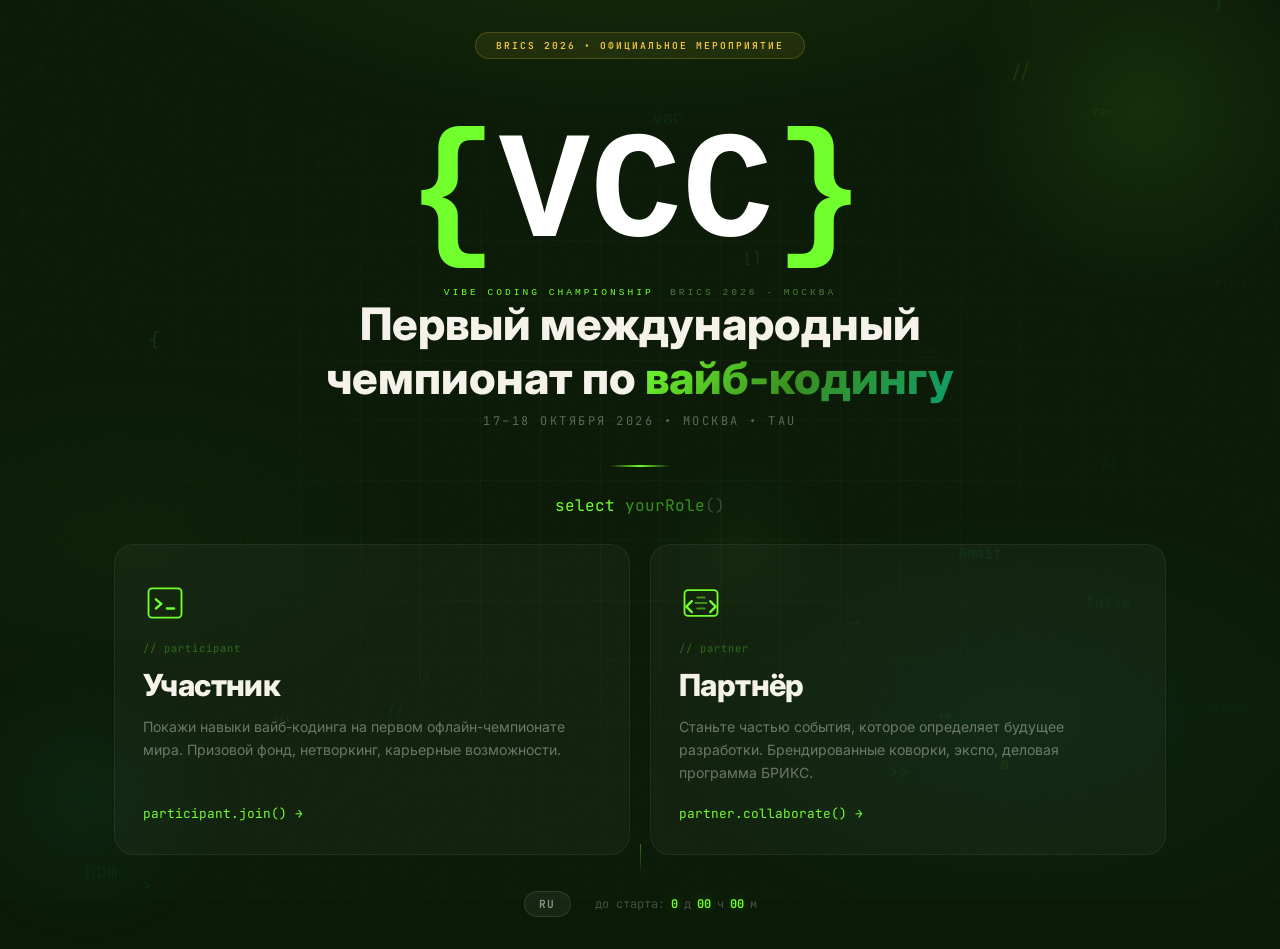
<file: index.html>
<!DOCTYPE html>
<html lang="ru">
<head>
    <meta charset="UTF-8">
    <meta name="viewport" content="width=device-width, initial-scale=1.0">
    <title>VCC 2026 — Первый международный чемпионат по вайб-кодингу</title>
    <meta name="description" content="Первый в мире офлайн-чемпионат по вайб-кодингу. 4 000 участников, Москва, октябрь 2026. Выберите: вы участник или партнёр?">
    <link rel="icon" href="data:image/svg+xml,<svg xmlns='http://www.w3.org/2000/svg' viewBox='0 0 32 32'><text y='28' font-size='28'>⚡</text></svg>">
    <link rel="preconnect" href="https://fonts.googleapis.com">
    <link rel="preconnect" href="https://fonts.gstatic.com" crossorigin>
    <link href="https://fonts.googleapis.com/css2?family=JetBrains+Mono:wght@400;500;700;800&family=Inter:wght@300;400;500;600;700;800;900&display=swap" rel="stylesheet">
    <style>
*, *::before, *::after { margin: 0; padding: 0; box-sizing: border-box; }
:root {
    --font-mono: 'JetBrains Mono', monospace;
    --font-logo: 'Courier New', Courier, monospace;
    --font-sans: 'Inter', -apple-system, sans-serif;
    --lime: #72FF2E;
    --green: #3A9020;
    --teal: #0d9e6d;
    --cream: #f5f2eb;
    --dark: #0B1A07;
    --deep: #152510;
}

body {
    font-family: var(--font-sans);
    background: var(--dark);
    color: var(--cream);
    min-height: 100vh;
    display: flex;
    flex-direction: column;
    align-items: center;
    justify-content: center;
    overflow-x: hidden;
    position: relative;
}

/* ===== ANIMATED GRADIENT BACKGROUND ===== */
.bg-gradient {
    position: fixed;
    top: 0; left: 0; right: 0; bottom: 0;
    z-index: 0;
    will-change: opacity;
    background:
        radial-gradient(ellipse 80% 60% at 50% -20%, rgba(114,255,46,0.12) 0%, transparent 60%),
        radial-gradient(ellipse 60% 50% at 80% 80%, rgba(13,158,109,0.08) 0%, transparent 50%),
        radial-gradient(ellipse 50% 40% at 10% 60%, rgba(58,144,32,0.06) 0%, transparent 50%);
    animation: bgPulse 8s ease-in-out infinite alternate;
}
@keyframes bgPulse {
    0% { opacity: 0.6; }
    100% { opacity: 1; }
}

/* ===== GRID OVERLAY ===== */
.bg-grid {
    position: fixed;
    top: 0; left: 0; right: 0; bottom: 0;
    z-index: 0;
    background-image:
        linear-gradient(rgba(114,255,46,0.03) 1px, transparent 1px),
        linear-gradient(90deg, rgba(114,255,46,0.03) 1px, transparent 1px);
    background-size: 60px 60px;
    mask-image: radial-gradient(ellipse 70% 70% at 50% 50%, black 30%, transparent 70%);
    -webkit-mask-image: radial-gradient(ellipse 70% 70% at 50% 50%, black 30%, transparent 70%);
}

/* ===== FLOATING CODE PARTICLES ===== */
canvas { position: fixed; top: 0; left: 0; width: 100%; height: 100%; z-index: 0; pointer-events: none; will-change: contents; }

/* ===== GLOW ORBS ===== */
.orb {
    position: fixed;
    border-radius: 50%;
    z-index: 0;
    will-change: transform;
    animation: orbFloat 12s ease-in-out infinite alternate;
}
.orb--1 { width: 400px; height: 400px; background: radial-gradient(circle, rgba(114,255,46,0.09) 0%, rgba(114,255,46,0) 70%); top: -10%; right: -5%; animation-delay: 0s; }
.orb--2 { width: 300px; height: 300px; background: radial-gradient(circle, rgba(13,158,109,0.08) 0%, rgba(13,158,109,0) 70%); bottom: -5%; left: -5%; animation-delay: -4s; }
.orb--3 { width: 200px; height: 200px; background: radial-gradient(circle, rgba(58,144,32,0.07) 0%, rgba(58,144,32,0) 70%); top: 50%; left: 50%; animation-delay: -8s; }
@keyframes orbFloat {
    0% { transform: translate3d(0, 0, 0) scale(1); }
    33% { transform: translate3d(30px, -20px, 0) scale(1.05); }
    66% { transform: translate3d(-20px, 15px, 0) scale(0.95); }
    100% { transform: translate3d(10px, -10px, 0) scale(1.02); }
}

/* ===== NOISE TEXTURE ===== */
.noise {
    position: fixed;
    top: 0; left: 0; right: 0; bottom: 0;
    z-index: 0;
    opacity: 0.025;
    background-image: url("data:image/svg+xml,%3Csvg viewBox='0 0 256 256' xmlns='http://www.w3.org/2000/svg'%3E%3Cfilter id='n'%3E%3CfeTurbulence type='fractalNoise' baseFrequency='0.9' numOctaves='4' stitchTiles='stitch'/%3E%3C/filter%3E%3Crect width='100%25' height='100%25' filter='url(%23n)' opacity='1'/%3E%3C/svg%3E");
    background-size: 256px 256px;
    pointer-events: none;
}

/* ===== MAIN LAYOUT ===== */
.selector {
    position: relative;
    z-index: 1;
    display: flex;
    flex-direction: column;
    align-items: center;
    justify-content: center;
    min-height: 100vh;
    padding: 32px 24px;
    gap: 0;
    width: 100%;
    max-width: 1100px;
}

/* ===== BADGE ===== */
.selector__badge {
    font-family: var(--font-mono);
    font-size: 0.6rem;
    font-weight: 600;
    color: #f5c842;
    letter-spacing: 2px;
    text-transform: uppercase;
    background: rgba(245,200,66,0.08);
    border: 1px solid rgba(245,200,66,0.2);
    border-radius: 999px;
    padding: 6px 20px;
    margin-bottom: 32px;
    opacity: 0;
    animation: slideUp 0.8s 0.2s forwards;
}

/* ===== LOGO SVG ===== */
.selector__logo {
    margin-bottom: 20px;
    position: relative;
    width: clamp(280px, 50vw, 480px);
    cursor: pointer;
}
.selector__logo svg { width: 100%; height: auto; overflow: visible; }

/* --- Entrance phase (removed by JS after animation ends) --- */
.selector__logo.entering .br-l {
    opacity: 0;
    animation: bracketInL 0.6s 0.3s cubic-bezier(0.16,1,0.3,1) forwards;
}
.selector__logo.entering .br-r {
    opacity: 0;
    animation: bracketInR 0.6s 0.3s cubic-bezier(0.16,1,0.3,1) forwards;
}
.selector__logo.entering .logo-vcc {
    opacity: 0;
    animation: textReveal 0.5s 0.65s ease forwards;
}
@keyframes bracketInL {
    from { opacity: 0; transform: translateX(-30px); }
    to   { opacity: 1; transform: translateX(0); }
}
@keyframes bracketInR {
    from { opacity: 0; transform: translateX(30px); }
    to   { opacity: 1; transform: translateX(0); }
}
@keyframes textReveal {
    from { opacity: 0; transform: translateY(8px); }
    to   { opacity: 1; transform: translateY(0); }
}

/* --- Idle + hover phase (after entrance) --- */
.selector__logo .br-l,
.selector__logo .br-r,
.selector__logo .logo-v,
.selector__logo .logo-c1,
.selector__logo .logo-c2 {
    transition: transform 0.5s cubic-bezier(0.34,1.56,0.64,1);
}
/* Hover: letters scatter outward */
.selector__logo:hover .br-l   { transform: translateX(-20px) rotate(-14deg) scale(1.12); }
.selector__logo:hover .logo-v  { transform: translateX(-10px) translateY(-12px) rotate(-8deg); }
.selector__logo:hover .logo-c1 { transform: translateY(12px) scale(1.1); }
.selector__logo:hover .logo-c2 { transform: translateX(10px) translateY(-10px) rotate(7deg); }
.selector__logo:hover .br-r   { transform: translateX(20px) rotate(14deg) scale(1.12); }
.selector__logo-sub {
    display: flex;
    justify-content: center;
    gap: 16px;
    margin-top: 6px;
    opacity: 0;
    animation: slideUp 0.6s 0.85s forwards;
}
.selector__logo-sub span {
    font-family: var(--font-logo);
    font-size: 0.6rem;
    letter-spacing: 3px;
    text-transform: uppercase;
}
.selector__logo-sub .sub-title { color: var(--lime); }
.selector__logo-sub .sub-detail { color: #4A7A3A; }

/* ===== MAIN TITLE ===== */
.selector__title {
    font-family: var(--font-sans);
    font-size: clamp(1.6rem, 4vw, 2.8rem);
    font-weight: 800;
    text-align: center;
    line-height: 1.2;
    margin-bottom: 8px;
    max-width: 750px;
    opacity: 0;
    animation: slideUp 0.8s 0.45s forwards;
}
.selector__title .highlight {
    background: linear-gradient(135deg, var(--lime) 0%, var(--green) 50%, var(--teal) 100%);
    -webkit-background-clip: text;
    -webkit-text-fill-color: transparent;
    background-clip: text;
}

/* ===== DATE LINE ===== */
.selector__date {
    font-family: var(--font-mono);
    font-size: 0.75rem;
    color: rgba(245,242,235,0.35);
    letter-spacing: 2.5px;
    text-transform: uppercase;
    margin-bottom: 36px;
    opacity: 0;
    animation: slideUp 0.8s 0.55s forwards;
}

/* ===== DIVIDER ===== */
.selector__divider {
    width: 60px;
    height: 2px;
    background: linear-gradient(90deg, transparent, var(--lime), transparent);
    margin-bottom: 28px;
    opacity: 0;
    animation: slideUp 0.8s 0.6s forwards;
}

/* ===== PROMPT ===== */
.selector__prompt {
    font-family: var(--font-mono);
    font-size: clamp(0.8rem, 1.6vw, 1rem);
    color: rgba(245,242,235,0.3);
    margin-bottom: 28px;
    opacity: 0;
    animation: slideUp 0.8s 0.65s forwards;
}
.selector__prompt .kw { color: var(--lime); }
.selector__prompt .fn { color: var(--green); }
.selector__prompt .op { color: rgba(245,242,235,0.2); }

/* ===== CARDS ===== */
.selector__cards {
    display: grid;
    grid-template-columns: 1fr 1fr;
    gap: 20px;
    width: 100%;
    margin-bottom: 36px;
    opacity: 0;
    animation: slideUp 0.8s 0.75s forwards;
}

.selector__card {
    background: rgba(255,255,255,0.03);
    border: 1px solid rgba(255,255,255,0.06);
    border-radius: 20px;
    padding: 36px 28px 32px;
    text-decoration: none;
    color: var(--cream);
    transition: transform 0.35s cubic-bezier(0.4, 0, 0.2, 1), border-color 0.35s, box-shadow 0.35s;
    position: relative;
    overflow: hidden;
    display: flex;
    flex-direction: column;
    gap: 12px;
    will-change: transform;
}

/* Top glow line */
.selector__card::before {
    content: '';
    position: absolute;
    top: 0; left: 0; right: 0;
    height: 2px;
    background: linear-gradient(90deg, transparent 0%, var(--green) 30%, var(--lime) 50%, var(--green) 70%, transparent 100%);
    opacity: 0;
    transition: opacity 0.35s;
}

/* Inner glow on hover */
.selector__card::after {
    content: '';
    position: absolute;
    top: 0; left: 0; right: 0;
    height: 120px;
    background: linear-gradient(180deg, rgba(114,255,46,0.06) 0%, transparent 100%);
    opacity: 0;
    transition: opacity 0.35s;
    pointer-events: none;
}

.selector__card:hover {
    transform: translateY(-6px) translateZ(0);
    border-color: rgba(114,255,46,0.2);
    box-shadow: 0 16px 40px rgba(114,255,46,0.08);
}
.selector__card:hover::before { opacity: 1; }
.selector__card:hover::after { opacity: 1; }

.selector__card-icon {
    width: 44px;
    height: 44px;
    color: var(--lime);
    margin-bottom: 4px;
    transition: transform 0.3s ease;
}
.selector__card:hover .selector__card-icon { transform: scale(1.1) translateZ(0); }

.selector__card-label {
    font-family: var(--font-mono);
    font-size: 0.65rem;
    color: rgba(58,144,32,0.7);
    letter-spacing: 1px;
}

.selector__card h2 {
    font-family: var(--font-sans);
    font-size: clamp(1.4rem, 3vw, 1.9rem);
    font-weight: 800;
    letter-spacing: -0.02em;
}

.selector__card p {
    font-size: 0.88rem;
    color: rgba(245,242,235,0.4);
    line-height: 1.65;
    flex-grow: 1;
}

.selector__card-cta {
    font-family: var(--font-mono);
    font-size: 0.8rem;
    color: var(--lime);
    margin-top: 8px;
    display: flex;
    align-items: center;
    gap: 8px;
    transition: color 0.3s;
}
.selector__card-cta .arrow {
    display: inline-block;
    transition: transform 0.3s ease;
}
.selector__card:hover .selector__card-cta .arrow { transform: translateX(6px) translateZ(0); }

/* ===== FOOTER AREA ===== */
.selector__footer {
    display: flex;
    align-items: center;
    gap: 24px;
    opacity: 0;
    animation: slideUp 0.8s 0.9s forwards;
}

.lang-toggle {
    font-family: var(--font-mono);
    font-size: 0.7rem;
    font-weight: 600;
    background: rgba(255,255,255,0.05);
    border: 1px solid rgba(255,255,255,0.1);
    border-radius: 999px;
    padding: 5px 14px;
    cursor: pointer;
    color: rgba(255,255,255,0.5);
    transition: all 0.3s;
    text-transform: uppercase;
    letter-spacing: 1.5px;
}
.lang-toggle:hover {
    color: var(--lime);
    border-color: rgba(114,255,46,0.3);
    background: rgba(114,255,46,0.05);
}

.selector__countdown {
    font-family: var(--font-mono);
    font-size: 0.75rem;
    color: rgba(245,242,235,0.25);
    display: flex;
    gap: 6px;
    align-items: center;
}
.selector__countdown .num {
    color: var(--lime);
    font-weight: 700;
    text-shadow: 0 0 12px rgba(114,255,46,0.3);
}

/* ===== SCROLL HINT ===== */
.scroll-hint {
    position: fixed;
    bottom: 24px;
    left: 50%;
    transform: translateX(-50%);
    z-index: 1;
    opacity: 0;
    animation: slideUp 0.8s 1.2s forwards;
}
.scroll-hint__line {
    width: 1px;
    height: 32px;
    background: linear-gradient(180deg, rgba(114,255,46,0.4), transparent);
    margin: 0 auto;
    animation: scrollPulse 2s ease-in-out infinite;
}
@keyframes scrollPulse {
    0%, 100% { opacity: 0.3; transform: scaleY(0.7); }
    50% { opacity: 1; transform: scaleY(1); }
}

/* ===== ANIMATIONS ===== */
@keyframes slideUp {
    from { opacity: 0; transform: translateY(20px); }
    to { opacity: 1; transform: translateY(0); }
}

/* ===== RESPONSIVE ===== */
@media (max-width: 640px) {
    .selector__cards { grid-template-columns: 1fr; }
    .selector__card { padding: 28px 22px 24px; }
    .selector { padding: 24px 16px; }
    .selector__title { font-size: clamp(1.3rem, 5vw, 1.8rem); }
    .orb { display: none; }
}
    </style>
</head>
<body>

<!-- Background layers -->
<div class="bg-gradient"></div>
<div class="bg-grid"></div>
<div class="orb orb--1"></div>
<div class="orb orb--2"></div>
<div class="orb orb--3"></div>
<div class="noise"></div>
<canvas id="hero-canvas"></canvas>

<main class="selector">
    <div class="selector__badge" data-i18n data-ru="BRICS 2026 • Официальное мероприятие" data-en="BRICS 2026 • Official Event">BRICS 2026 • Официальное мероприятие</div>

    <div class="selector__logo entering">
        <svg viewBox="0 0 272 94" xmlns="http://www.w3.org/2000/svg">
            <text class="br-l" x="4" y="82" font-family="'Courier New',Courier,monospace" font-weight="700" font-size="86" fill="#72FF2E">{</text>
            <text class="logo-vcc logo-v" x="56" y="82" font-family="'Courier New',Courier,monospace" font-weight="700" font-size="86" fill="#ffffff">V</text>
            <text class="logo-vcc logo-c1" x="108" y="82" font-family="'Courier New',Courier,monospace" font-weight="700" font-size="86" fill="#ffffff">C</text>
            <text class="logo-vcc logo-c2" x="160" y="82" font-family="'Courier New',Courier,monospace" font-weight="700" font-size="86" fill="#ffffff">C</text>
            <text class="br-r" x="212" y="82" font-family="'Courier New',Courier,monospace" font-weight="700" font-size="86" fill="#72FF2E">}</text>
        </svg>
    </div>
    <div class="selector__logo-sub">
        <span class="sub-title" data-i18n data-ru="VIBE CODING CHAMPIONSHIP" data-en="VIBE CODING CHAMPIONSHIP">VIBE CODING CHAMPIONSHIP</span>
        <span class="sub-detail" data-i18n data-ru="BRICS 2026 · МОСКВА" data-en="BRICS 2026 · MOSCOW">BRICS 2026 · МОСКВА</span>
    </div>

    <h1 class="selector__title" data-i18n
        data-ru="Первый международный чемпионат по <span class='highlight'>вайб-кодингу</span>"
        data-en="First International <span class='highlight'>Vibe Coding</span> Championship">Первый международный чемпионат по <span class="highlight">вайб-кодингу</span></h1>

    <div class="selector__date" data-i18n data-ru="17–18 октября 2026 • Москва • TAU" data-en="October 17–18, 2026 • Moscow • TAU">17–18 октября 2026 • Москва • TAU</div>

    <div class="selector__divider"></div>

    <div class="selector__prompt"><span class="kw">select</span> <span class="fn">yourRole</span><span class="op">()</span></div>

    <div class="selector__cards">
        <a href="participants.html" class="selector__card">
            <div class="selector__card-icon"><svg viewBox="0 0 48 48" fill="none"><rect x="6" y="8" width="36" height="32" rx="4" stroke="currentColor" stroke-width="2"/><path d="M14 20l6 5-6 5" stroke="currentColor" stroke-width="2.5" stroke-linecap="round" stroke-linejoin="round"/><path d="M26 30h8" stroke="currentColor" stroke-width="2.5" stroke-linecap="round"/></svg></div>
            <div class="selector__card-label">// participant</div>
            <h2 data-i18n data-ru="Участник" data-en="Participant">Участник</h2>
            <p data-i18n data-ru="Покажи навыки вайб-кодинга на первом офлайн-чемпионате мира. Призовой фонд, нетворкинг, карьерные возможности." data-en="Show your vibe coding skills at the world's first offline championship. Prize pool, networking, career opportunities.">Покажи навыки вайб-кодинга на первом офлайн-чемпионате мира. Призовой фонд, нетворкинг, карьерные возможности.</p>
            <div class="selector__card-cta">participant.join() <span class="arrow">→</span></div>
        </a>
        <a href="partners.html" class="selector__card">
            <div class="selector__card-icon"><svg viewBox="0 0 48 48" fill="none"><path d="M14 34l-6-6 6-6" stroke="currentColor" stroke-width="2.5" stroke-linecap="round" stroke-linejoin="round"/><path d="M34 34l6-6-6-6" stroke="currentColor" stroke-width="2.5" stroke-linecap="round" stroke-linejoin="round"/><rect x="6" y="10" width="36" height="28" rx="4" stroke="currentColor" stroke-width="2"/><path d="M20 18h8M18 24h12M20 30h8" stroke="currentColor" stroke-width="2" stroke-linecap="round" opacity="0.5"/></svg></div>
            <div class="selector__card-label">// partner</div>
            <h2 data-i18n data-ru="Партнёр" data-en="Partner">Партнёр</h2>
            <p data-i18n data-ru="Станьте частью события, которое определяет будущее разработки. Брендированные коворки, экспо, деловая программа БРИКС." data-en="Be part of the event shaping the future of development. Branded coworks, expo, BRICS business program.">Станьте частью события, которое определяет будущее разработки. Брендированные коворки, экспо, деловая программа БРИКС.</p>
            <div class="selector__card-cta">partner.collaborate() <span class="arrow">→</span></div>
        </a>
    </div>

    <div class="selector__footer">
        <button class="lang-toggle" id="langToggle" aria-label="Switch language">RU</button>
        <div class="selector__countdown">
            <span data-i18n data-ru="до старта:" data-en="starts in:">до старта:</span>
            <span class="num" id="cd-days">000</span><span data-i18n data-ru="д" data-en="d">д</span>
            <span class="num" id="cd-hours">00</span><span data-i18n data-ru="ч" data-en="h">ч</span>
            <span class="num" id="cd-mins">00</span><span data-i18n data-ru="м" data-en="m">м</span>
        </div>
    </div>
</main>

<div class="scroll-hint"><div class="scroll-hint__line"></div></div>

<script>
/* ===== LOGO: remove entrance class after animation ===== */
(function(){
    var logo=document.querySelector('.selector__logo.entering');
    if(!logo)return;
    setTimeout(function(){ logo.classList.remove('entering'); }, 1200);
})();

/* ===== FLOATING CODE SYMBOLS ===== */
(function(){
    var c=document.getElementById('hero-canvas');
    if(!c)return;
    var x=c.getContext('2d'),s=[],w,h;
    var ch=['{','}','(',')',';','<','>','/','=','=>','[]','++','&&','||','let','var','if','fn','AI','{}','()','//','0','1','async','await','const','return','true','false','class','def','for','catch','npm','git','>>'];
    var co=['rgba(114,255,46,','rgba(58,144,32,','rgba(13,158,109,'];
    function re(){w=c.width=c.offsetWidth;h=c.height=c.offsetHeight;}
    function cr(){
        s=[];
        var n=Math.min(Math.floor(w*h/32000),35);
        for(var i=0;i<n;i++)s.push({
            x:Math.random()*w,
            y:Math.random()*h,
            vx:(Math.random()-0.5)*0.2,
            vy:-0.08-Math.random()*0.15,
            c:ch[Math.floor(Math.random()*ch.length)],
            sz:9+Math.random()*12,
            co:co[Math.floor(Math.random()*co.length)],
            a:0.04+Math.random()*0.1,
            r:(Math.random()-0.5)*0.2,
            rs:(Math.random()-0.5)*0.002,
            wb:Math.random()*Math.PI*2,
            ws:0.004+Math.random()*0.008
        });
    }
    function dr(){
        x.clearRect(0,0,w,h);
        for(var i=0;i<s.length;i++){
            var p=s[i];
            x.save();
            x.translate(p.x,p.y);
            x.rotate(p.r);
            x.font=p.sz+'px JetBrains Mono,monospace';
            x.fillStyle=p.co+p.a+')';
            x.textAlign='center';
            x.textBaseline='middle';
            x.fillText(p.c,0,0);
            x.restore();
            p.x+=p.vx+Math.sin(p.wb)*0.12;
            p.y+=p.vy;
            p.r+=p.rs;
            p.wb+=p.ws;
            if(p.x<-50)p.x=w+50;
            if(p.x>w+50)p.x=-50;
            if(p.y<-50)p.y=h+50;
            if(p.y>h+50)p.y=-50;
        }
        requestAnimationFrame(dr);
    }
    re();cr();dr();
    window.addEventListener('resize',function(){re();cr();});
})();

/* ===== COUNTDOWN ===== */
(function(){
    var t=new Date('2026-10-17T10:00:00+03:00').getTime();
    function u(){
        var n=Date.now(),d=Math.max(0,t-n);
        var dd=Math.floor(d/864e5),hh=Math.floor(d%864e5/36e5),mm=Math.floor(d%36e5/6e4);
        var a=document.getElementById('cd-days'),b=document.getElementById('cd-hours'),c=document.getElementById('cd-mins');
        if(a)a.textContent=dd;
        if(b)b.textContent=('0'+hh).slice(-2);
        if(c)c.textContent=('0'+mm).slice(-2);
    }
    u();setInterval(u,6e4);
})();

/* ===== LANGUAGE TOGGLE ===== */
(function(){
    var b=document.getElementById('langToggle');
    if(!b)return;
    var l=localStorage.getItem('vcc-lang')||'ru';
    function set(v){
        l=v;
        localStorage.setItem('vcc-lang',v);
        b.textContent=v==='ru'?'RU':'EN';
        document.documentElement.lang=v;
        document.querySelectorAll('[data-i18n]').forEach(function(e){
            var t=e.getAttribute('data-'+v);
            if(t) e.innerHTML=t;
        });
        document.title=v==='ru'
            ?'VCC 2026 — Первый международный чемпионат по вайб-кодингу'
            :'VCC 2026 — First International Vibe Coding Championship';
    }
    b.addEventListener('click',function(){set(l==='ru'?'en':'ru');});
    if(l!=='ru')set(l);
})();

/* ===== MOUSE GLOW EFFECT ===== */
(function(){
    var cards=document.querySelectorAll('.selector__card');
    cards.forEach(function(card){
        card.addEventListener('mousemove',function(e){
            var r=card.getBoundingClientRect();
            var x=e.clientX-r.left;
            var y=e.clientY-r.top;
            card.style.setProperty('--mx',x+'px');
            card.style.setProperty('--my',y+'px');
            card.style.background='radial-gradient(300px circle at var(--mx) var(--my), rgba(114,255,46,0.04), rgba(255,255,255,0.03) 40%, rgba(255,255,255,0.02))';
        });
        card.addEventListener('mouseleave',function(){
            card.style.background='rgba(255,255,255,0.03)';
        });
    });
})();
</script>
</body>
</html>
</file>
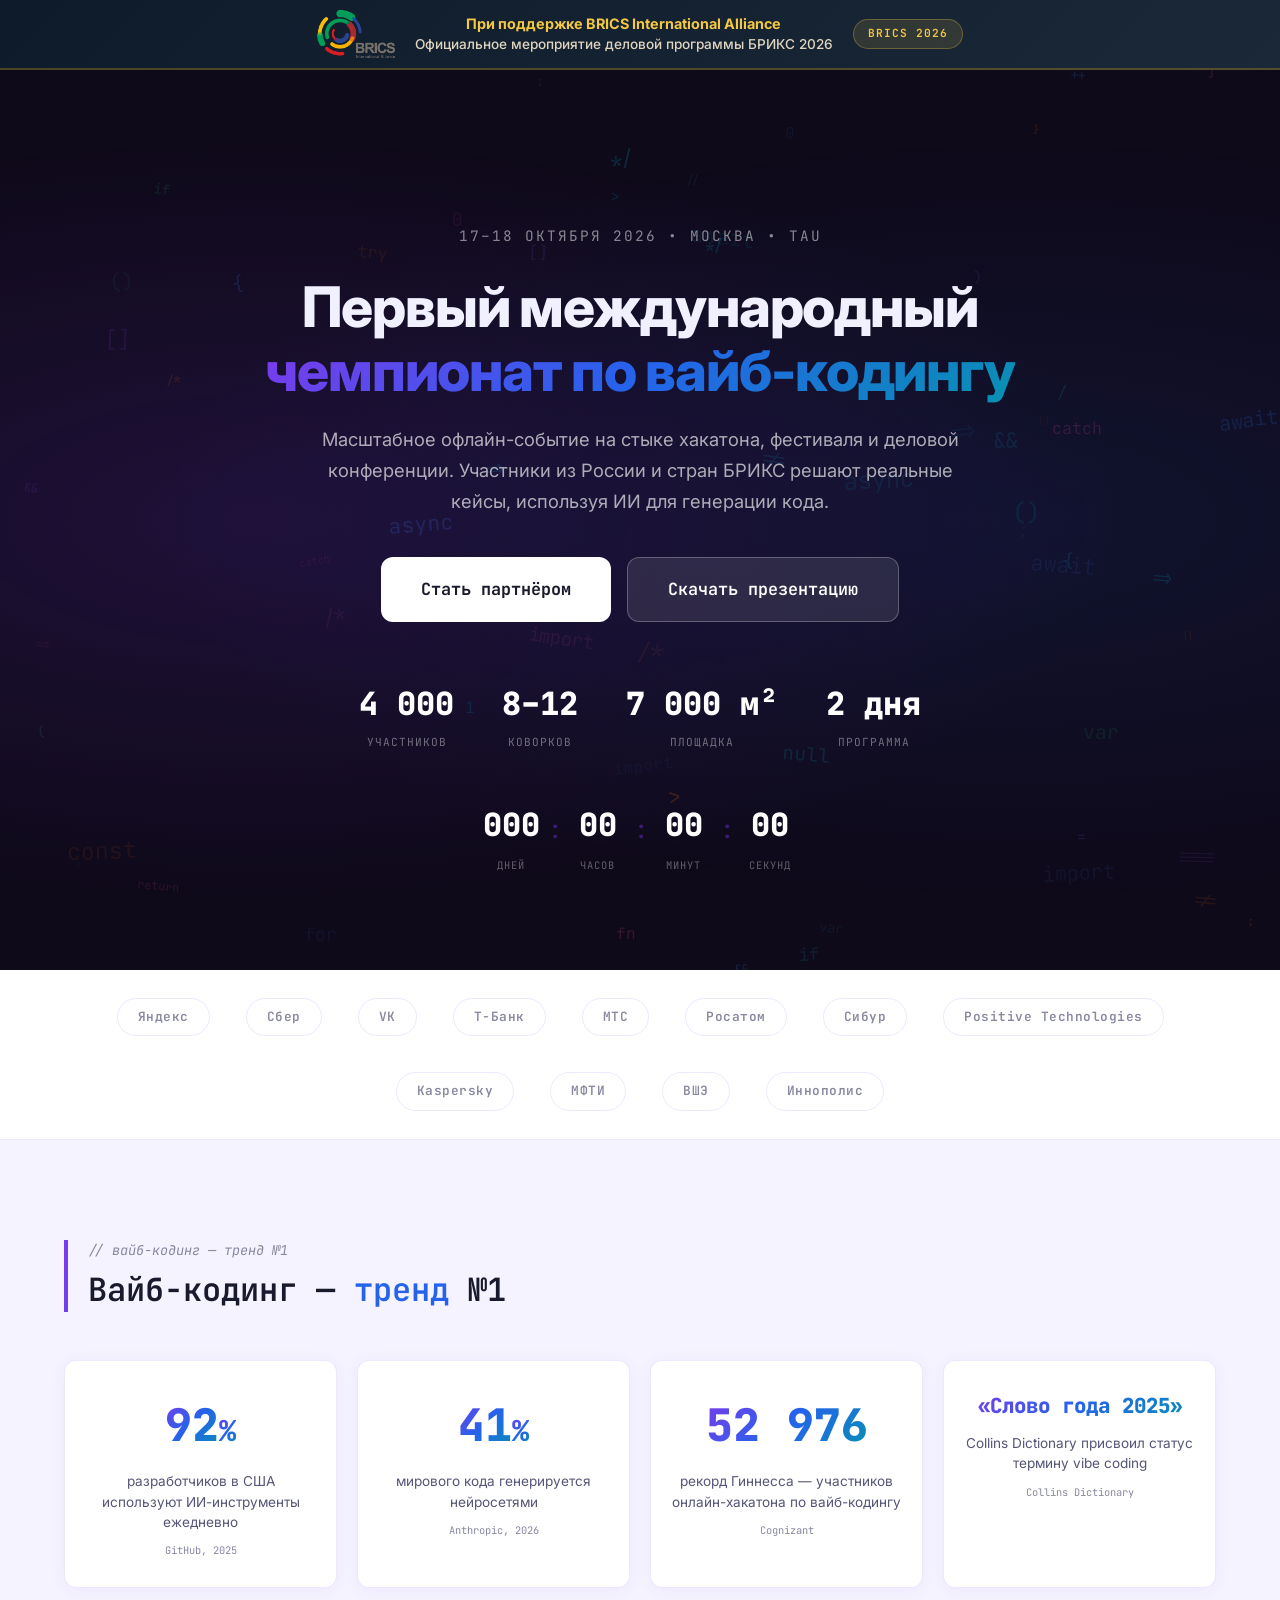
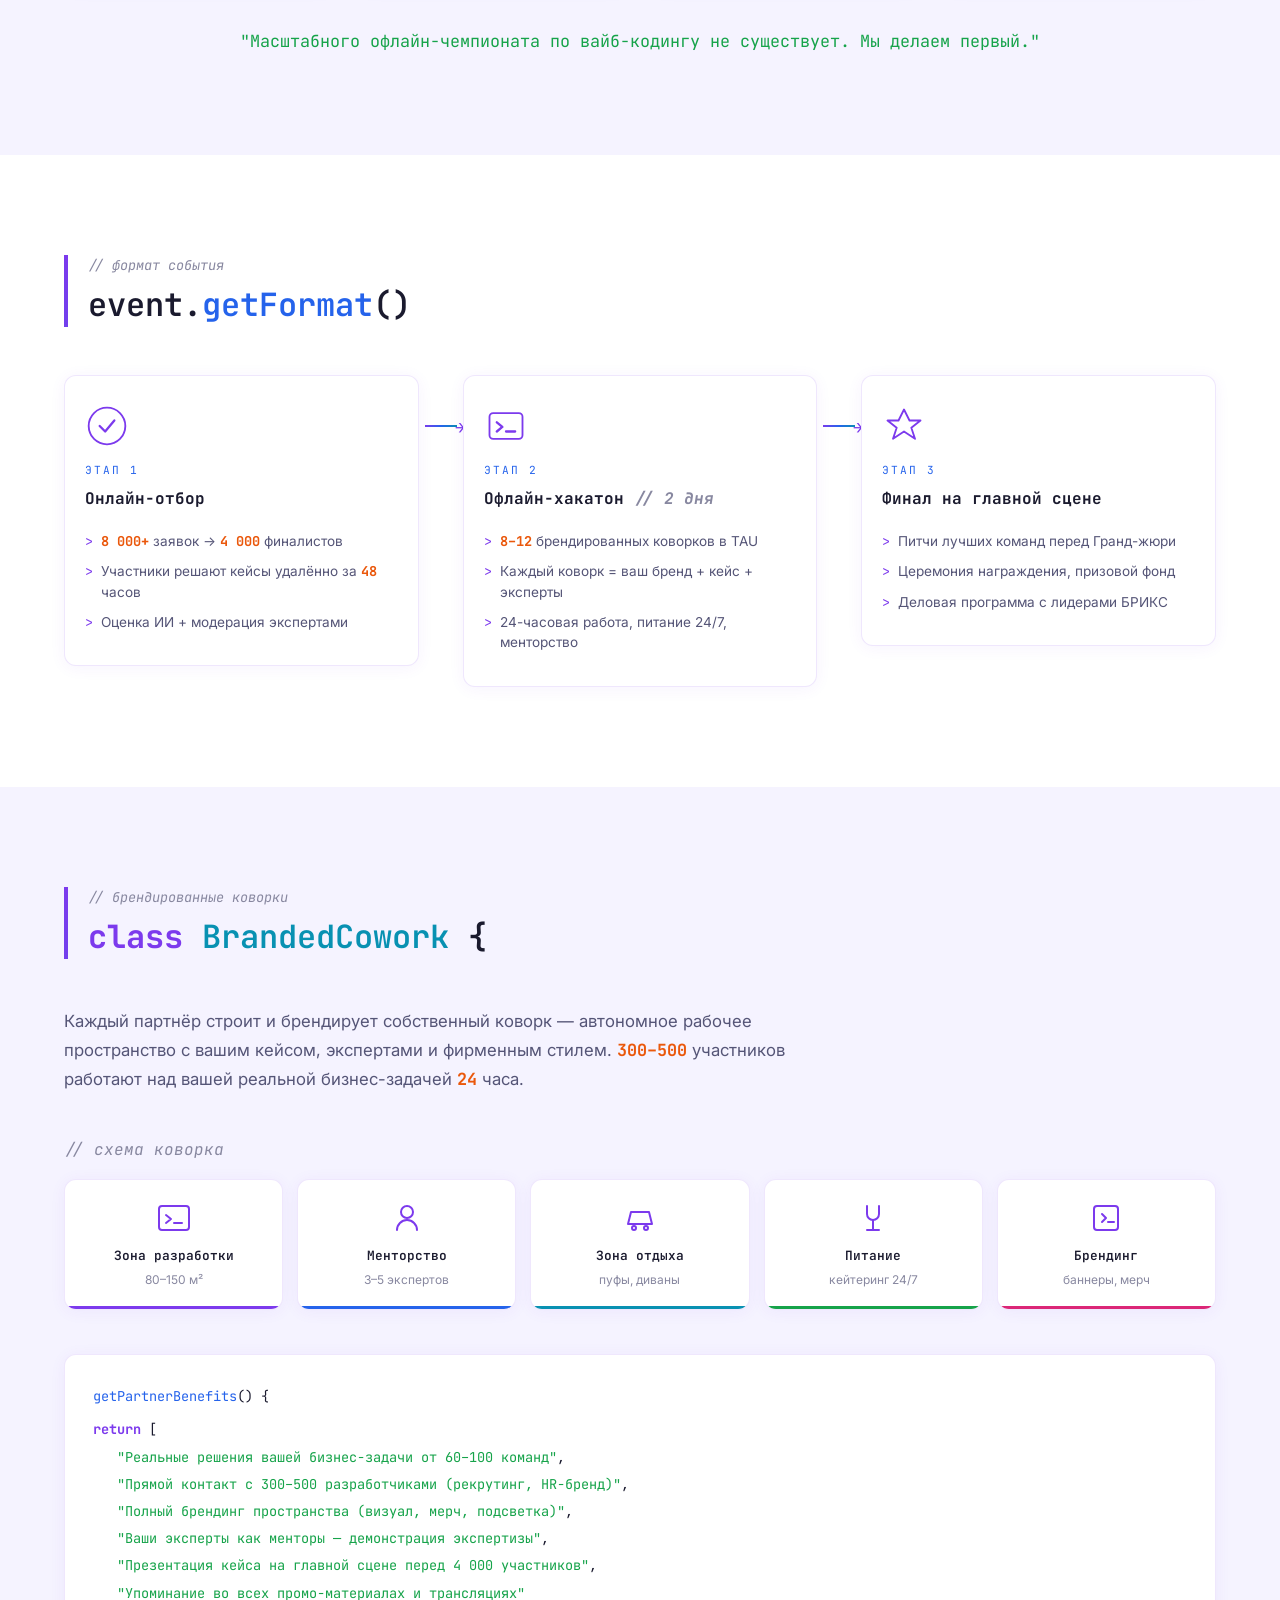
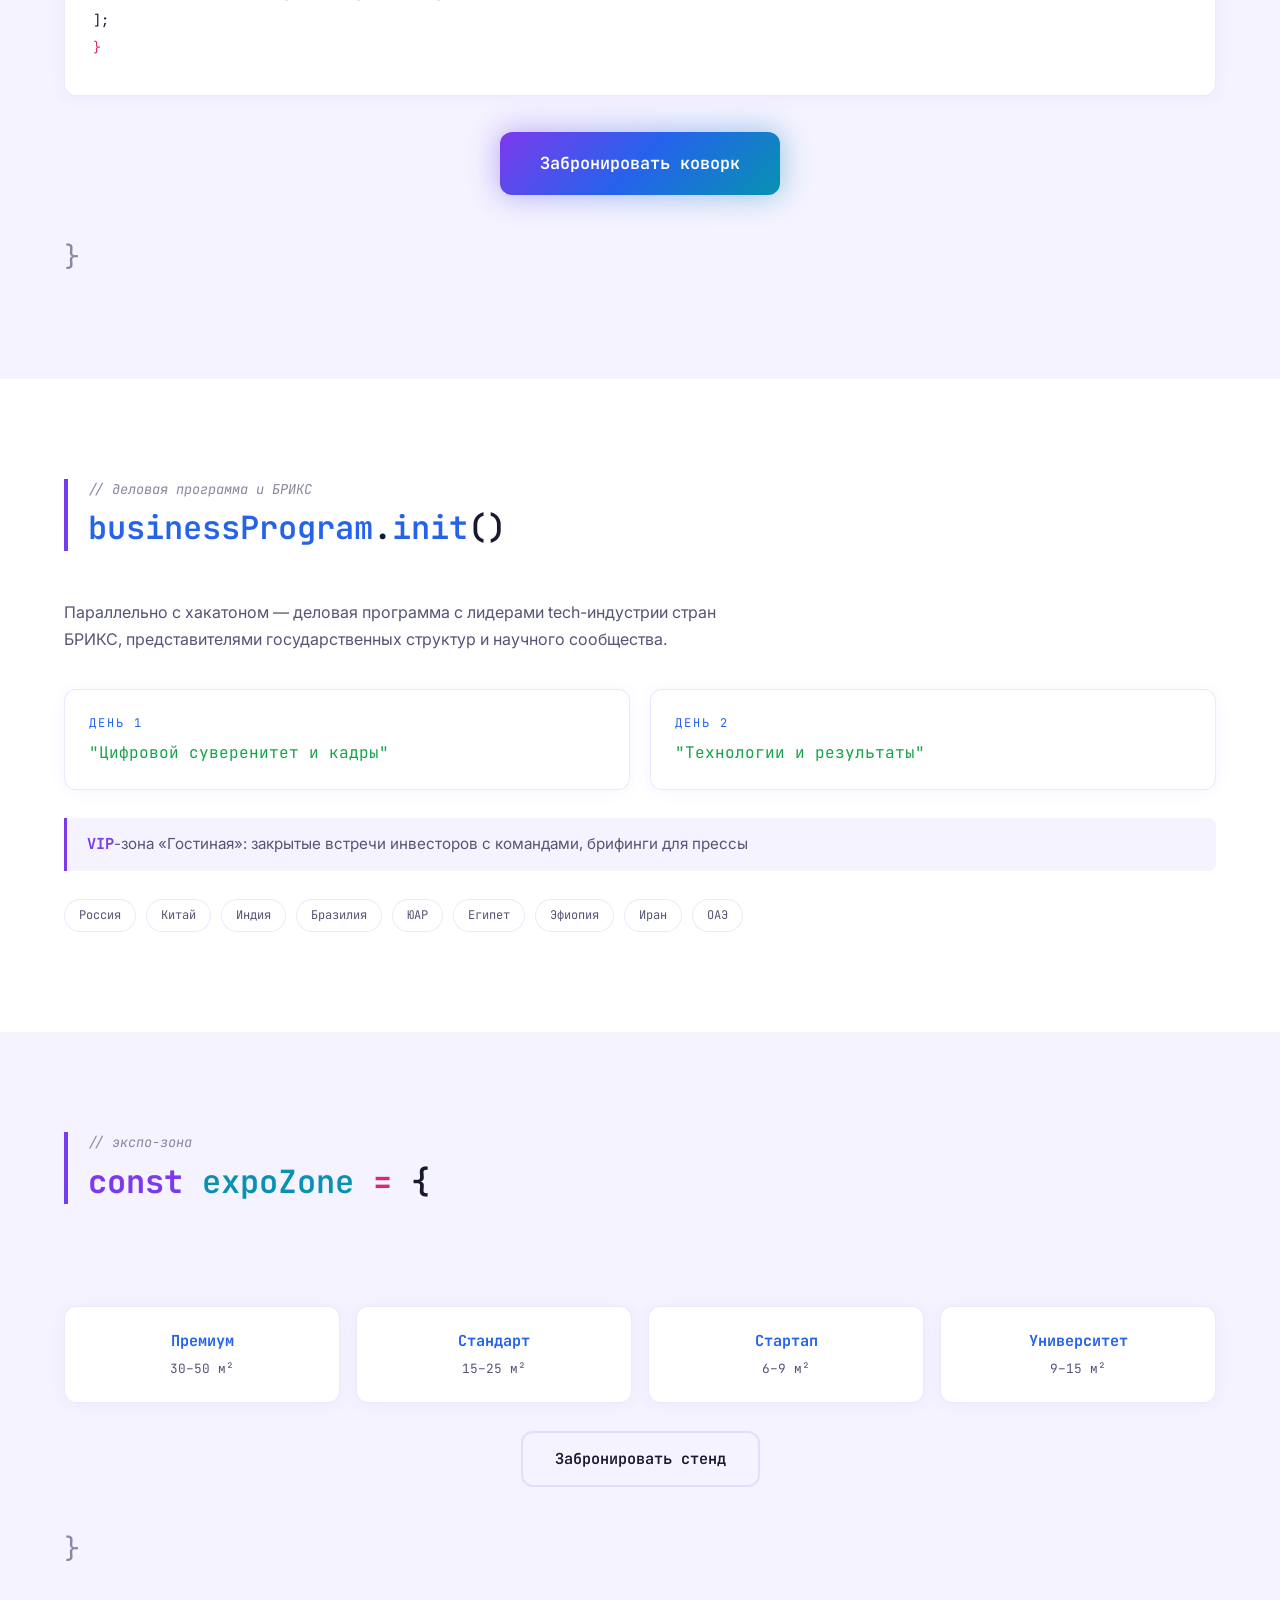
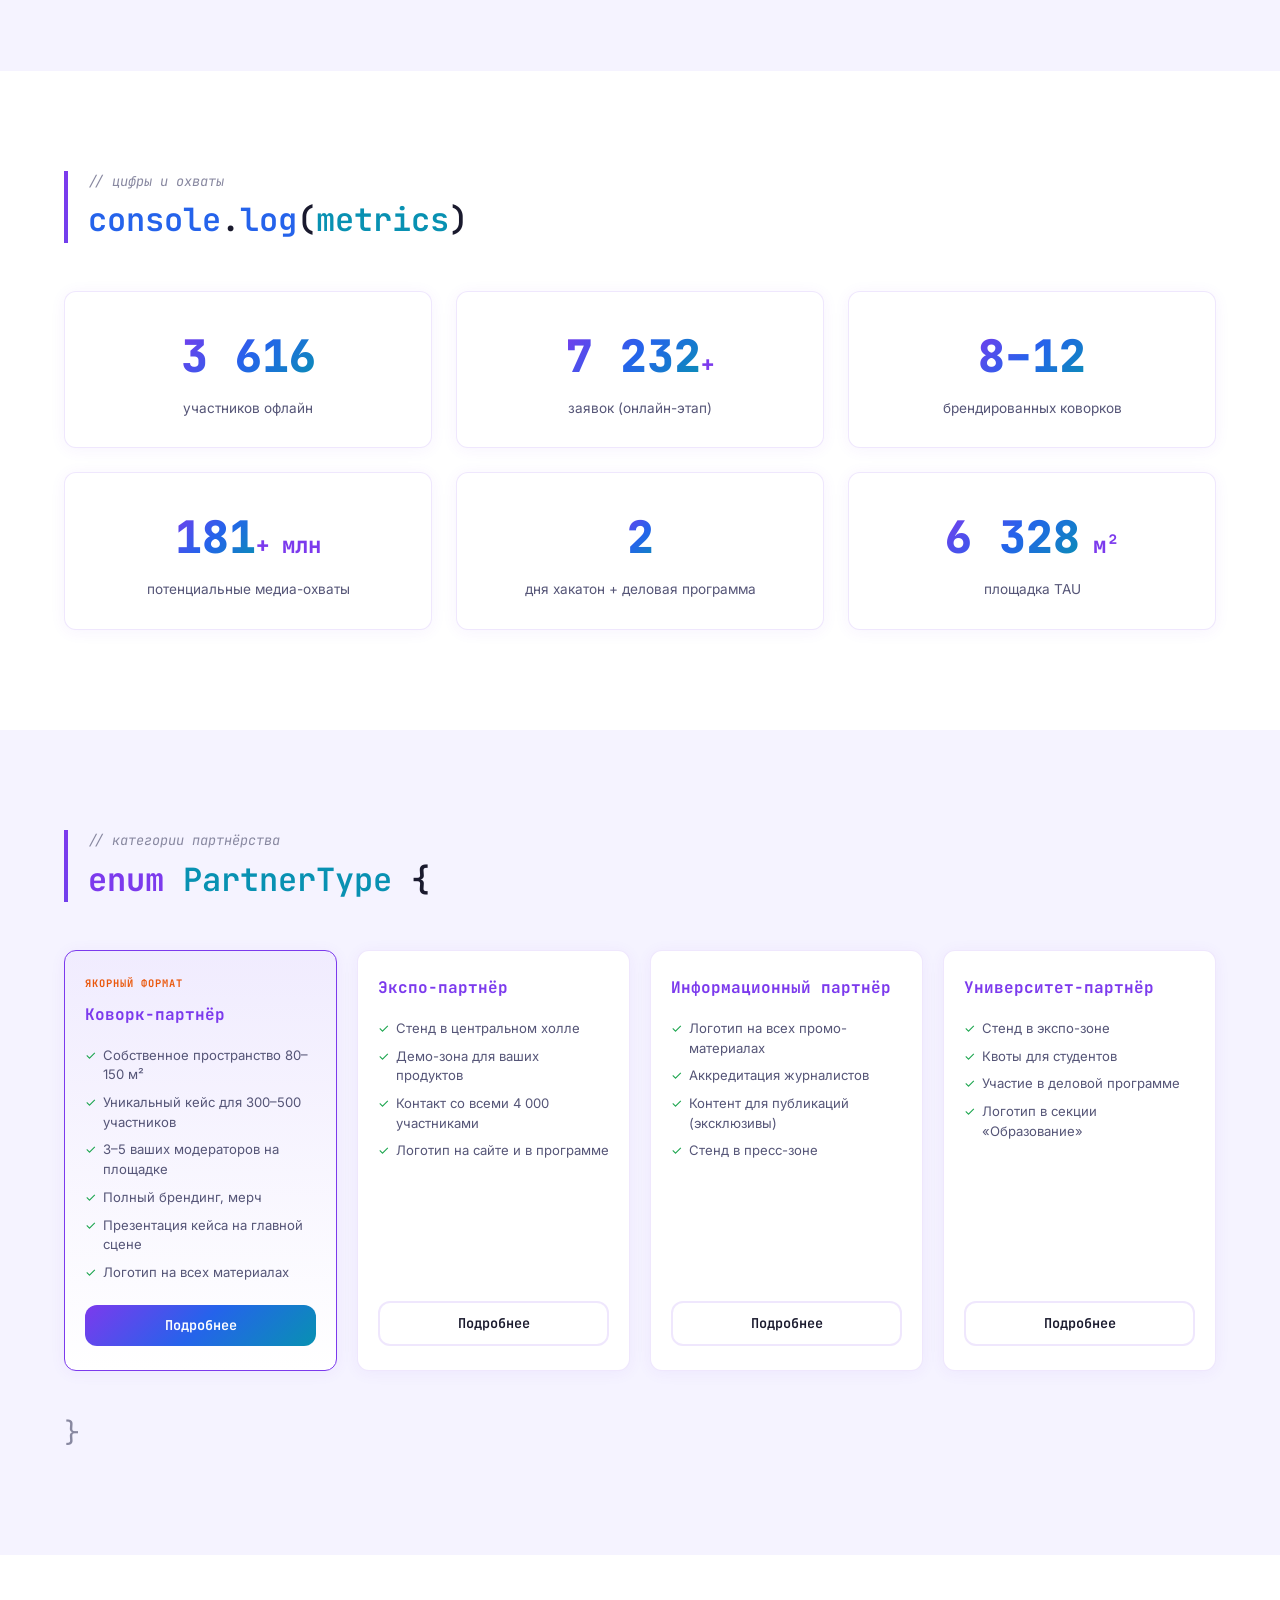
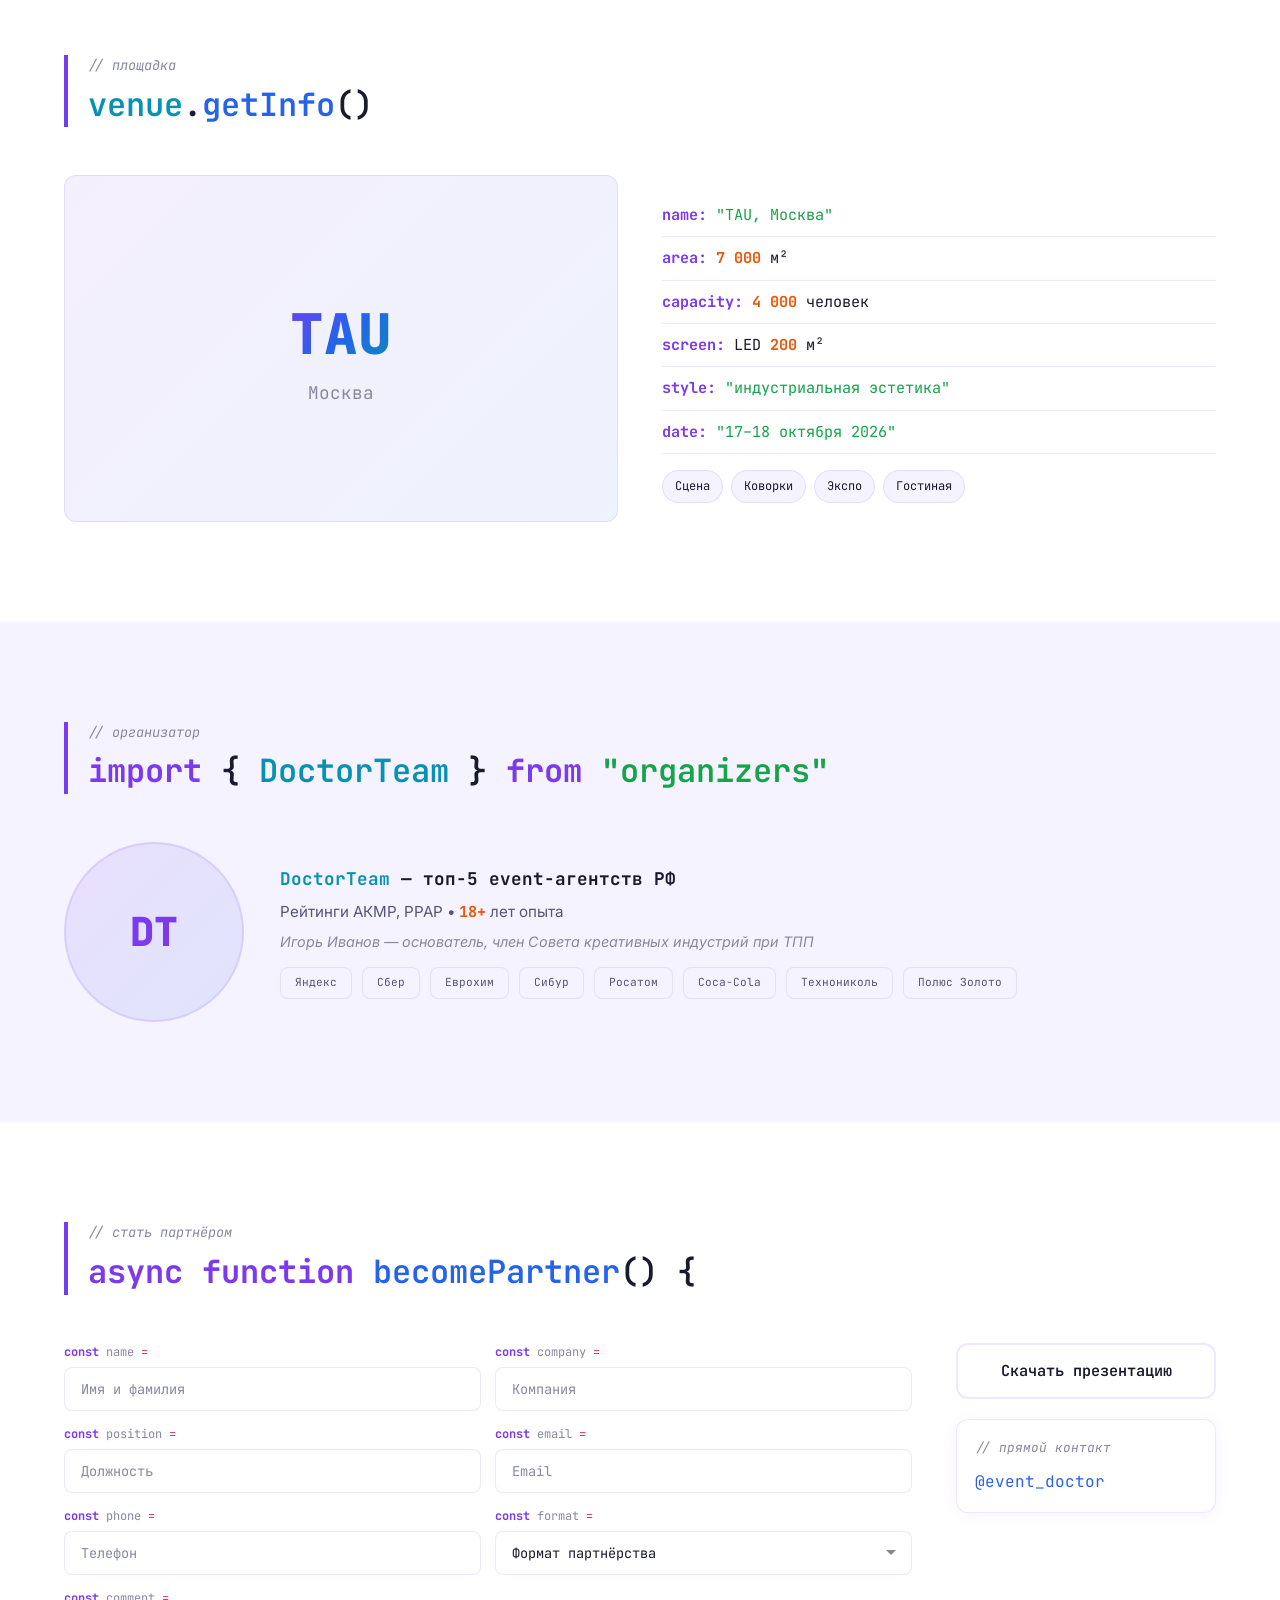
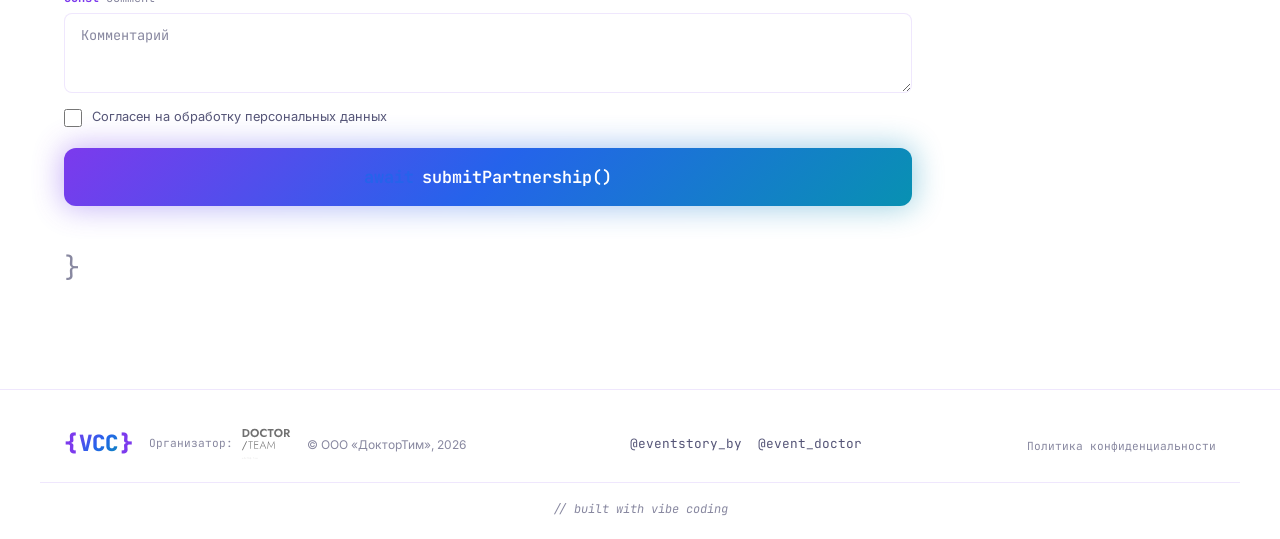
<file: index_backup_dark-tech.html>
<!DOCTYPE html>
<html lang="ru" data-theme="light">
<head>
    <meta charset="UTF-8">
    <meta name="viewport" content="width=device-width, initial-scale=1.0">
    <title>Первый международный чемпионат по вайб-кодингу | Партнёрство</title>
    <meta name="description" content="Станьте партнёром первого в мире офлайн-чемпионата по вайб-кодингу. 4 000 участников, 8–12 брендированных коворков, деловая программа БРИКС. Москва, октябрь 2026.">
    <meta property="og:title" content="Первый международный чемпионат по вайб-кодингу">
    <meta property="og:description" content="Станьте партнёром первого в мире офлайн-чемпионата по вайб-кодингу. 4 000 участников, Москва, октябрь 2026.">
    <meta property="og:type" content="website">
    <link rel="icon" href="data:image/svg+xml,<svg xmlns='http://www.w3.org/2000/svg' viewBox='0 0 32 32'><text y='28' font-size='28'>⚡</text></svg>">
    <link rel="preconnect" href="https://fonts.googleapis.com">
    <link rel="preconnect" href="https://fonts.gstatic.com" crossorigin>
    <link href="https://fonts.googleapis.com/css2?family=JetBrains+Mono:wght@400;500;700;800&family=Inter:wght@300;400;500;600;700&display=swap" rel="stylesheet">
    <style>
/* ===== RESET ===== */
*, *::before, *::after { margin: 0; padding: 0; box-sizing: border-box; }

/* ===== SHARED TOKENS ===== */
:root {
    --font-mono: 'JetBrains Mono', monospace;
    --font-sans: 'Inter', -apple-system, sans-serif;
    --container: 1200px;
    --radius: 12px;
    --radius-sm: 8px;
    --transition: 0.3s cubic-bezier(0.4, 0, 0.2, 1);
    --bg-hero: #0f0a1a;
    --text-hero: #f0f0ff;
}

/* ===== LIGHT THEME (default) ===== */
:root {
    --bg-primary: #ffffff;
    --bg-secondary: #f5f3ff;
    --bg-card: #ffffff;
    --bg-card-hover: #f9f7ff;
    --text-primary: #1a1a2e;
    --text-secondary: #555577;
    --text-muted: #8888a0;
    --accent-purple: #7c3aed;
    --accent-blue: #2563eb;
    --accent-cyan: #0891b2;
    --accent-green: #16a34a;
    --accent-pink: #db2777;
    --accent-orange: #ea580c;
    --accent-yellow: #ca8a04;
    --gradient-main: linear-gradient(135deg, #7c3aed 0%, #2563eb 50%, #0891b2 100%);
    --card-border: rgba(124, 58, 237, 0.12);
    --card-shadow: 0 2px 16px rgba(124, 58, 237, 0.06);
    --header-bg: rgba(255,255,255,0.85);
    --header-border: rgba(124, 58, 237, 0.08);
}

/* ===== DARK THEME ===== */
html[data-theme="dark"] {
    --bg-primary: #0a0a0f;
    --bg-secondary: #12121a;
    --bg-card: #16161f;
    --bg-card-hover: #1c1c2a;
    --bg-hero: #0a0a0f;
    --text-primary: #e8e8f0;
    --text-secondary: #8888a0;
    --text-muted: #555570;
    --accent-purple: #a855f7;
    --accent-blue: #3b82f6;
    --accent-cyan: #06b6d4;
    --accent-green: #22c55e;
    --accent-pink: #ec4899;
    --accent-orange: #f97316;
    --accent-yellow: #eab308;
    --gradient-main: linear-gradient(135deg, #a855f7 0%, #3b82f6 50%, #06b6d4 100%);
    --card-border: rgba(168, 85, 247, 0.12);
    --card-shadow: 0 2px 16px rgba(0,0,0,0.3);
    --header-bg: rgba(10, 10, 15, 0.9);
    --header-border: rgba(168, 85, 247, 0.1);
}

html { scroll-behavior: smooth; font-size: 16px; -webkit-font-smoothing: antialiased; }
body { font-family: var(--font-sans); background: var(--bg-primary); color: var(--text-primary); line-height: 1.6; overflow-x: hidden; transition: background 0.4s, color 0.4s; }
a { color: inherit; text-decoration: none; }
ul { list-style: none; }
.container { max-width: var(--container); margin: 0 auto; padding: 0 24px; }

/* ===== CODE SYNTAX ===== */
.code-keyword { color: var(--accent-purple); font-family: var(--font-mono); font-weight: 700; }
.code-var { color: var(--accent-cyan); font-family: var(--font-mono); }
.code-func { color: var(--accent-blue); font-family: var(--font-mono); }
.code-string { color: var(--accent-green); font-family: var(--font-mono); }
.code-num { color: var(--accent-orange); font-family: var(--font-mono); font-weight: 700; }
.code-op { color: var(--accent-pink); font-family: var(--font-mono); }
.code-comment { color: var(--text-muted); font-family: var(--font-mono); font-style: italic; }

/* ===== BUTTONS ===== */
.btn { display: inline-flex; align-items: center; justify-content: center; gap: 8px; font-family: var(--font-mono); font-weight: 600; font-size: 0.95rem; padding: 14px 32px; border-radius: var(--radius); border: 2px solid transparent; cursor: pointer; transition: var(--transition); white-space: nowrap; }
.btn--sm { padding: 10px 20px; font-size: 0.85rem; }
.btn--lg { padding: 18px 40px; font-size: 1.05rem; }
.btn--primary { background: var(--gradient-main); color: #fff; border: none; }
.btn--primary:hover { transform: translateY(-2px); box-shadow: 0 8px 30px rgba(124, 58, 237, 0.35); }
.btn--glow { position: relative; }
.btn--glow::before { content: ''; position: absolute; inset: -2px; border-radius: var(--radius); background: var(--gradient-main); z-index: -1; filter: blur(15px); opacity: 0.4; transition: var(--transition); }
.btn--glow:hover::before { opacity: 0.7; filter: blur(20px); }
.btn--outline { background: transparent; color: var(--text-primary); border: 2px solid var(--card-border); }
.btn--outline:hover { border-color: var(--accent-purple); background: rgba(124, 58, 237, 0.05); transform: translateY(-2px); }
.btn--white { background: #fff; color: #1a1a2e; border: none; font-weight: 700; }
.btn--white:hover { transform: translateY(-2px); box-shadow: 0 8px 30px rgba(255,255,255,0.2); }
.btn--ghost { background: rgba(255,255,255,0.1); color: #fff; border: 1px solid rgba(255,255,255,0.25); }
.btn--ghost:hover { background: rgba(255,255,255,0.18); transform: translateY(-2px); }

/* ===== HEADER ===== */
.header { position: fixed; top: 0; left: 0; right: 0; z-index: 1000; padding: 14px 0; transition: var(--transition); }
.header.scrolled { background: var(--header-bg); backdrop-filter: blur(20px); border-bottom: 1px solid var(--header-border); padding: 10px 0; }
.header__inner { max-width: var(--container); margin: 0 auto; padding: 0 24px; display: flex; align-items: center; gap: 24px; }
.header__logo { font-family: var(--font-mono); font-size: 1.4rem; font-weight: 800; display: flex; align-items: center; gap: 2px; }
.logo__bracket { color: var(--accent-purple); }
.logo__text { background: var(--gradient-main); -webkit-background-clip: text; -webkit-text-fill-color: transparent; background-clip: text; }
.header__nav { display: flex; gap: 24px; margin-left: auto; }
.nav__link { font-family: var(--font-mono); font-size: 0.8rem; color: var(--text-secondary); transition: var(--transition); position: relative; }
.nav__link:hover { color: var(--accent-purple); }
.nav__link::after { content: ''; position: absolute; bottom: -4px; left: 0; width: 0; height: 2px; background: var(--gradient-main); transition: var(--transition); }
.nav__link:hover::after { width: 100%; }
/* Header in hero zone — white text */
.header:not(.scrolled) .nav__link { color: rgba(255,255,255,0.6); }
.header:not(.scrolled) .nav__link:hover { color: #fff; }
.header:not(.scrolled) .burger span { background: #fff; }

.header__right { display: flex; align-items: center; gap: 12px; margin-left: 12px; }

/* ===== THEME TOGGLE ===== */
.theme-toggle { background: var(--bg-secondary); border: 1px solid var(--card-border); border-radius: 999px; width: 48px; height: 28px; cursor: pointer; position: relative; transition: var(--transition); flex-shrink: 0; font-size: 0; }
.header:not(.scrolled) .theme-toggle { background: rgba(255,255,255,0.1); border-color: rgba(255,255,255,0.25); }
.theme-toggle::after { content: ''; position: absolute; top: 3px; left: 3px; width: 20px; height: 20px; border-radius: 50%; background: var(--accent-purple); transition: left 0.3s, background 0.3s; box-shadow: 0 1px 4px rgba(0,0,0,0.2); }
html[data-theme="dark"] .theme-toggle::after { left: 23px; background: var(--accent-yellow); }
.theme-toggle__sun, .theme-toggle__moon { position: absolute; top: 50%; width: 12px; height: 12px; transform: translateY(-50%); pointer-events: none; }
.theme-toggle__sun { left: 6px; opacity: 0; }
.theme-toggle__moon { right: 6px; opacity: 1; }
html[data-theme="dark"] .theme-toggle__sun { opacity: 1; }
html[data-theme="dark"] .theme-toggle__moon { opacity: 0; }

.burger { display: none; flex-direction: column; gap: 5px; background: none; border: none; cursor: pointer; padding: 8px; }
.burger span { display: block; width: 24px; height: 2px; background: var(--text-primary); transition: var(--transition); border-radius: 2px; }
.burger.active span:nth-child(1) { transform: rotate(45deg) translate(5px, 5px); }
.burger.active span:nth-child(2) { opacity: 0; }
.burger.active span:nth-child(3) { transform: rotate(-45deg) translate(5px, -5px); }

/* ===== HERO (always dark) ===== */
.hero { position: relative; min-height: 100vh; display: flex; align-items: center; justify-content: center; overflow: hidden; padding: 140px 24px 80px; background: var(--bg-hero); color: var(--text-hero); }
#hero-canvas { position: absolute; top: 0; left: 0; width: 100%; height: 100%; z-index: 0; }
.hero::before { content: ''; position: absolute; inset: 0; background: radial-gradient(ellipse at 20% 50%, rgba(124,58,237,0.15) 0%, transparent 60%), radial-gradient(ellipse at 80% 50%, rgba(37,99,235,0.1) 0%, transparent 60%); z-index: 1; }
.hero__content { position: relative; z-index: 2; text-align: center; max-width: 820px; }

.hero__date { font-family: var(--font-mono); font-size: 0.9rem; color: rgba(255,255,255,0.5); margin-bottom: 28px; letter-spacing: 2px; text-transform: uppercase; opacity: 0; animation: fadeInUp 0.8s 0.3s forwards; }

.hero__title { font-family: var(--font-sans); font-size: clamp(2rem, 5vw, 3.5rem); font-weight: 800; line-height: 1.15; margin-bottom: 20px; letter-spacing: -0.02em; opacity: 0; animation: fadeInUp 0.8s 0.5s forwards; }
.hero__title-gradient { background: var(--gradient-main); -webkit-background-clip: text; -webkit-text-fill-color: transparent; background-clip: text; }

.hero__subtitle { font-size: 1.15rem; color: rgba(255,255,255,0.65); line-height: 1.7; margin-bottom: 40px; max-width: 640px; margin-left: auto; margin-right: auto; opacity: 0; animation: fadeInUp 0.8s 0.7s forwards; }

.hero__actions { display: flex; justify-content: center; flex-wrap: wrap; gap: 16px; margin-bottom: 56px; opacity: 0; animation: fadeInUp 0.8s 0.9s forwards; }

.hero__stats { display: flex; justify-content: center; gap: 48px; opacity: 0; animation: fadeInUp 0.8s 1.1s forwards; }
.hero__stat { text-align: center; }
.hero__stat-num { font-family: var(--font-mono); font-size: 2rem; font-weight: 800; color: #fff; }
.hero__stat-label { font-family: var(--font-mono); font-size: 0.7rem; color: rgba(255,255,255,0.4); text-transform: uppercase; letter-spacing: 1px; margin-top: 4px; }

.hero__countdown { display: flex; justify-content: center; align-items: center; gap: 8px; margin-top: 48px; opacity: 0; animation: fadeInUp 0.8s 1.3s forwards; }
.countdown__item { text-align: center; }
.countdown__num { font-family: var(--font-mono); font-size: clamp(1.5rem, 3vw, 2rem); font-weight: 800; color: #fff; display: block; min-width: 56px; }
.countdown__label { font-family: var(--font-mono); font-size: 0.65rem; color: rgba(255,255,255,0.35); text-transform: uppercase; letter-spacing: 1px; }
.countdown__sep { font-family: var(--font-mono); font-size: 1.5rem; color: var(--accent-purple); opacity: 0.4; margin-top: -16px; }

/* ===== SECTIONS ===== */
.section { padding: 100px 0; position: relative; transition: background 0.4s; }
.section--alt { background: var(--bg-secondary); }

.section__header { margin-bottom: 48px; padding-left: 20px; border-left: 4px solid transparent; border-image: var(--gradient-main) 1; }
.section__label { margin-bottom: 6px; font-size: 0.85rem; }
.section__title { font-family: var(--font-mono); font-size: clamp(1.4rem, 3vw, 2rem); margin-bottom: 0; font-weight: 600; line-height: 1.4; }
.section__title-close { font-family: var(--font-mono); font-size: clamp(1.2rem, 2.5vw, 1.7rem); margin-top: 40px; font-weight: 400; color: var(--text-muted); }
/* Standalone labels (no header wrapper) */
.section > .container > .section__label:first-child { margin-bottom: 6px; }
.section > .container > .section__label + .section__title { margin-bottom: 40px; }

/* ===== REVEAL ===== */
.reveal { opacity: 0; transform: translateY(24px); transition: opacity 0.6s, transform 0.6s cubic-bezier(0.4, 0, 0.2, 1); }
.reveal.visible { opacity: 1; transform: translateY(0); }

/* ===== TREND ===== */
.trend__grid { display: grid; grid-template-columns: repeat(4, 1fr); gap: 20px; margin-bottom: 40px; }
.trend__card { background: var(--bg-card); border: 1px solid var(--card-border); border-radius: var(--radius); padding: 28px 20px; text-align: center; transition: var(--transition); box-shadow: var(--card-shadow); }
.trend__card:hover { border-color: var(--accent-purple); transform: translateY(-4px); box-shadow: 0 8px 30px rgba(124,58,237,0.1); }
.trend__num { font-family: var(--font-mono); font-size: 2.8rem; font-weight: 800; background: var(--gradient-main); -webkit-background-clip: text; -webkit-text-fill-color: transparent; background-clip: text; display: inline; }
.trend__unit { font-family: var(--font-mono); font-size: 1.8rem; font-weight: 800; background: var(--gradient-main); -webkit-background-clip: text; -webkit-text-fill-color: transparent; background-clip: text; display: inline; }
.trend__num-text { font-family: var(--font-mono); font-size: 1.3rem; font-weight: 800; background: var(--gradient-main); -webkit-background-clip: text; -webkit-text-fill-color: transparent; background-clip: text; margin-bottom: 8px; }
.trend__text { color: var(--text-secondary); font-size: 0.85rem; margin-top: 10px; line-height: 1.5; }
.trend__src { font-family: var(--font-mono); font-size: 0.65rem; color: var(--text-muted); display: block; margin-top: 10px; }
.trend__footer { text-align: center; font-size: 1.05rem; line-height: 1.6; }

/* ===== FORMAT ===== */
.format__timeline { display: flex; align-items: flex-start; gap: 0; }
.format__stage { flex: 1; background: var(--bg-card); border: 1px solid var(--card-border); border-radius: var(--radius); padding: 28px 20px; transition: var(--transition); box-shadow: var(--card-shadow); }
.format__stage:hover { border-color: var(--accent-purple); transform: translateY(-4px); }
.format__icon { width: 44px; height: 44px; color: var(--accent-purple); margin-bottom: 14px; }
.format__stage-label { font-family: var(--font-mono); font-size: 0.7rem; color: var(--accent-blue); text-transform: uppercase; letter-spacing: 2px; margin-bottom: 6px; }
.format__stage h3 { font-family: var(--font-mono); font-size: 1rem; margin-bottom: 14px; }
.format__stage li { font-size: 0.85rem; color: var(--text-secondary); padding: 5px 0 5px 16px; position: relative; line-height: 1.5; }
.format__stage li::before { content: '>'; position: absolute; left: 0; color: var(--accent-purple); font-family: var(--font-mono); }
.format__connector { display: flex; align-items: center; padding: 0 6px; padding-top: 50px; }
.format__connector span { display: block; width: 32px; height: 2px; background: var(--gradient-main); position: relative; }
.format__connector span::after { content: '\2192'; position: absolute; right: -8px; top: -10px; color: var(--accent-purple); font-family: var(--font-mono); }

/* ===== COWORKS ===== */
.coworks__subtitle { font-size: 1.05rem; color: var(--text-secondary); max-width: 750px; line-height: 1.7; margin-bottom: 44px; }
.coworks__scheme { margin-bottom: 44px; }
.scheme__title { margin-bottom: 16px; }
.scheme__grid { display: grid; grid-template-columns: repeat(5, 1fr); gap: 14px; }
.scheme__zone { background: var(--bg-card); border: 1px solid var(--card-border); border-radius: var(--radius); padding: 20px 14px; text-align: center; transition: var(--transition); position: relative; overflow: hidden; box-shadow: var(--card-shadow); }
.scheme__zone::after { content: ''; position: absolute; bottom: 0; left: 0; right: 0; height: 3px; }
.scheme__zone--dev::after { background: var(--accent-purple); }
.scheme__zone--mentor::after { background: var(--accent-blue); }
.scheme__zone--rest::after { background: var(--accent-cyan); }
.scheme__zone--food::after { background: var(--accent-green); }
.scheme__zone--brand::after { background: var(--accent-pink); }
.scheme__zone:hover { transform: translateY(-4px); border-color: var(--accent-purple); }
.scheme__zone-icon { width: 36px; height: 36px; margin: 0 auto 10px; color: var(--accent-purple); }
.scheme__zone-name { font-family: var(--font-mono); font-size: 0.8rem; font-weight: 600; margin-bottom: 4px; }
.scheme__zone-size { font-size: 0.75rem; color: var(--text-muted); }

.coworks__benefits { background: var(--bg-card); border: 1px solid var(--card-border); border-radius: var(--radius); padding: 28px; font-family: var(--font-mono); font-size: 0.85rem; line-height: 2; margin-bottom: 36px; box-shadow: var(--card-shadow); }
.benefit__item--value { padding-left: 24px; }
.coworks__cta { text-align: center; }

/* ===== BRICS ===== */
.brics__desc { font-size: 1rem; color: var(--text-secondary); max-width: 700px; line-height: 1.7; margin-bottom: 36px; }
.brics__days { display: grid; grid-template-columns: 1fr 1fr; gap: 20px; margin-bottom: 28px; }
.brics__day { background: var(--bg-card); border: 1px solid var(--card-border); border-radius: var(--radius); padding: 24px; box-shadow: var(--card-shadow); }
.brics__day-label { font-family: var(--font-mono); font-size: 0.75rem; color: var(--accent-blue); text-transform: uppercase; letter-spacing: 2px; margin-bottom: 6px; }
.brics__day-theme { font-size: 1rem; }
.brics__vip { background: var(--bg-secondary); border-left: 3px solid var(--accent-purple); padding: 14px 20px; margin-bottom: 28px; border-radius: 0 var(--radius-sm) var(--radius-sm) 0; color: var(--text-secondary); font-size: 0.95rem; }
.brics__flags { display: flex; flex-wrap: wrap; gap: 10px; }
.flag-tag { font-family: var(--font-mono); font-size: 0.75rem; padding: 6px 14px; background: var(--bg-card); border: 1px solid var(--card-border); border-radius: 999px; color: var(--text-secondary); }

/* ===== EXPO ===== */
.expo__desc { font-size: 1rem; color: var(--text-secondary); margin-bottom: 28px; }
.expo__stands { display: grid; grid-template-columns: repeat(4, 1fr); gap: 16px; margin-bottom: 28px; }
.expo__stand { background: var(--bg-card); border: 1px solid var(--card-border); border-radius: var(--radius); padding: 22px; text-align: center; transition: var(--transition); box-shadow: var(--card-shadow); }
.expo__stand:hover { border-color: var(--accent-blue); transform: translateY(-4px); }
.expo__stand-type { font-family: var(--font-mono); font-weight: 700; font-size: 0.95rem; color: var(--accent-blue); margin-bottom: 6px; }
.expo__stand-size { font-family: var(--font-mono); font-size: 0.8rem; color: var(--text-secondary); }
.expo__cta { text-align: center; }

/* ===== STATS ===== */
.stats__grid { display: grid; grid-template-columns: repeat(3, 1fr); gap: 24px; }
.stats__item { text-align: center; padding: 28px; background: var(--bg-card); border: 1px solid var(--card-border); border-radius: var(--radius); transition: var(--transition); box-shadow: var(--card-shadow); }
.stats__item:hover { border-color: var(--accent-purple); transform: translateY(-4px); }
.stats__num, .stats__num-text { font-family: var(--font-mono); font-size: 2.8rem; font-weight: 800; background: var(--gradient-main); -webkit-background-clip: text; -webkit-text-fill-color: transparent; background-clip: text; display: inline; }
.stats__plus { font-family: var(--font-mono); font-size: 1.4rem; font-weight: 700; color: var(--accent-purple); display: inline; }
.stats__label { color: var(--text-secondary); font-size: 0.85rem; margin-top: 6px; }

/* ===== PARTNERS ===== */
.partners__grid { display: grid; grid-template-columns: repeat(4, 1fr); gap: 20px; }
.partner-card { background: var(--bg-card); border: 1px solid var(--card-border); border-radius: var(--radius); padding: 24px 20px; transition: var(--transition); display: flex; flex-direction: column; box-shadow: var(--card-shadow); }
.partner-card:hover { border-color: var(--accent-purple); transform: translateY(-4px); }
.partner-card--featured { border-color: var(--accent-purple); background: linear-gradient(180deg, rgba(124,58,237,0.04) 0%, var(--bg-card) 100%); }
.partner-card__badge { font-family: var(--font-mono); font-size: 0.65rem; color: var(--accent-orange); margin-bottom: 10px; text-transform: uppercase; letter-spacing: 1px; font-weight: 700; }
.partner-card__title { font-family: var(--font-mono); font-size: 1rem; margin-bottom: 14px; color: var(--accent-purple); }
.partner-card__list { flex-grow: 1; margin-bottom: 18px; }
.partner-card__list li { font-size: 0.82rem; color: var(--text-secondary); padding: 4px 0 4px 18px; position: relative; line-height: 1.5; }
.partner-card__list li::before { content: '\2713'; position: absolute; left: 0; color: var(--accent-green); font-size: 0.8rem; }

/* ===== VENUE ===== */
.venue__content { display: grid; grid-template-columns: 1fr 1fr; gap: 44px; align-items: center; }
.venue__placeholder { background: linear-gradient(135deg, rgba(124,58,237,0.08), rgba(37,99,235,0.08)); border: 1px solid var(--card-border); border-radius: var(--radius); aspect-ratio: 16/10; display: flex; flex-direction: column; align-items: center; justify-content: center; }
.venue__placeholder-text { font-family: var(--font-mono); font-size: 3.5rem; font-weight: 800; background: var(--gradient-main); -webkit-background-clip: text; -webkit-text-fill-color: transparent; background-clip: text; }
.venue__placeholder-sub { font-family: var(--font-mono); color: var(--text-muted); font-size: 1.1rem; }
.venue__detail { font-family: var(--font-mono); font-size: 0.95rem; padding: 9px 0; border-bottom: 1px solid var(--card-border); }
.venue__zones { display: flex; flex-wrap: wrap; gap: 8px; margin-top: 16px; }
.zone-tag { font-family: var(--font-mono); font-size: 0.75rem; padding: 6px 12px; background: var(--bg-secondary); border: 1px solid var(--card-border); border-radius: 999px; }

/* ===== ORGANIZER ===== */
.organizer__content { display: grid; grid-template-columns: 180px 1fr; gap: 36px; align-items: center; }
.organizer__photo-placeholder { width: 180px; height: 180px; border-radius: 50%; background: linear-gradient(135deg, rgba(124,58,237,0.1), rgba(37,99,235,0.1)); border: 2px solid var(--card-border); display: flex; align-items: center; justify-content: center; font-family: var(--font-mono); font-size: 2.5rem; font-weight: 800; color: var(--accent-purple); }
.organizer__info h3 { font-family: var(--font-mono); font-size: 1.1rem; margin-bottom: 6px; }
.organizer__info p { color: var(--text-secondary); margin-bottom: 6px; font-size: 0.95rem; }
.organizer__founder { font-style: italic; color: var(--text-muted) !important; font-size: 0.9rem !important; }
.organizer__clients { display: flex; flex-wrap: wrap; gap: 10px; margin-top: 14px; }
.client-logo { font-family: var(--font-mono); font-size: 0.7rem; padding: 6px 14px; background: var(--bg-secondary); border: 1px solid var(--card-border); border-radius: var(--radius-sm); color: var(--text-secondary); transition: var(--transition); }
.client-logo:hover { border-color: var(--accent-purple); color: var(--text-primary); }

/* ===== CONTACT FORM ===== */
.contact__wrapper { display: grid; grid-template-columns: 1fr 260px; gap: 44px; align-items: start; }
.contact__form { display: flex; flex-direction: column; gap: 14px; }
.form__row { display: grid; grid-template-columns: 1fr 1fr; gap: 14px; }
.form__group { display: flex; flex-direction: column; gap: 5px; }
.form__group--full { grid-column: 1 / -1; }
.form__label { font-family: var(--font-mono); font-size: 0.75rem; color: var(--text-muted); }
.form__input { font-family: var(--font-mono); font-size: 0.85rem; padding: 12px 16px; background: var(--bg-card); border: 1px solid var(--card-border); border-radius: var(--radius-sm); color: var(--text-primary); transition: var(--transition); outline: none; }
.form__input:focus { border-color: var(--accent-purple); box-shadow: 0 0 0 3px rgba(124,58,237,0.08); }
.form__input::placeholder { color: var(--text-muted); }
.form__select { appearance: none; background-image: url("data:image/svg+xml,%3Csvg xmlns='http://www.w3.org/2000/svg' width='12' height='12' viewBox='0 0 12 12'%3E%3Cpath fill='%23888' d='M6 8L1 3h10z'/%3E%3C/svg%3E"); background-repeat: no-repeat; background-position: right 14px center; padding-right: 36px; cursor: pointer; }
.form__select option { background: var(--bg-card); color: var(--text-primary); }
.form__textarea { resize: vertical; min-height: 70px; }
.form__checkbox { display: flex; align-items: center; gap: 10px; cursor: pointer; font-size: 0.8rem; color: var(--text-secondary); }
.form__checkbox input { width: 18px; height: 18px; accent-color: var(--accent-purple); cursor: pointer; }
.form__submit { width: 100%; margin-top: 6px; }
.contact__aside { display: flex; flex-direction: column; gap: 20px; position: sticky; top: 100px; }
.contact__direct { background: var(--bg-card); border: 1px solid var(--card-border); border-radius: var(--radius); padding: 18px; box-shadow: var(--card-shadow); }
.contact__direct-label { margin-bottom: 10px; font-size: 0.8rem; }
.contact__telegram { font-family: var(--font-mono); font-size: 1rem; color: var(--accent-blue); transition: var(--transition); display: block; }
.contact__telegram:hover { color: var(--accent-purple); }
.form__success { display: none; text-align: center; padding: 36px; margin-top: 16px; }
.form__success.visible { display: block; animation: fadeInUp 0.5s forwards; }
.form__success-icon { font-size: 2.5rem; margin-bottom: 14px; }
.form__success-text { font-family: var(--font-mono); font-size: 1rem; }

/* ===== FOOTER ===== */
.footer { padding: 36px 0 20px; border-top: 1px solid var(--card-border); transition: background 0.4s; }
.footer__inner { display: flex; justify-content: space-between; align-items: center; flex-wrap: wrap; gap: 16px; margin-bottom: 20px; }
.footer__left { display: flex; align-items: center; gap: 16px; flex-wrap: wrap; }
.footer__org { display: flex; align-items: center; gap: 8px; }
.footer__org-label { font-family: var(--font-mono); font-size: 0.7rem; color: var(--text-muted); }
.footer__copy { font-size: 0.75rem; color: var(--text-muted); }
.footer__center { display: flex; gap: 16px; }
.footer__link { font-family: var(--font-mono); font-size: 0.8rem; color: var(--text-secondary); transition: var(--transition); }
.footer__link:hover { color: var(--accent-purple); }
.footer__link--small { font-size: 0.7rem; color: var(--text-muted); }
.footer__code { text-align: center; padding-top: 16px; border-top: 1px solid var(--card-border); font-size: 0.75rem; max-width: var(--container); margin: 0 auto; padding-left: 24px; padding-right: 24px; }

/* ===== BRICS TOP BANNER ===== */
.brics-banner { background: linear-gradient(135deg, #0d1b2a 0%, #1b2838 100%); padding: 10px 0; border-bottom: 2px solid rgba(218, 165, 32, 0.3); position: relative; overflow: hidden; z-index: 1001; }
.brics-banner__inner { display: flex; align-items: center; justify-content: center; gap: 20px; flex-wrap: wrap; }
.brics-banner__logo { height: 48px; width: auto; flex-shrink: 0; }
.brics-banner__text { font-family: var(--font-sans); font-size: 0.85rem; color: #e0d5c0; font-weight: 500; text-align: center; line-height: 1.4; }
.brics-banner__text strong { color: #f5c842; font-weight: 700; font-size: 0.9rem; }
.brics-banner__badge { display: inline-flex; align-items: center; gap: 6px; background: rgba(245, 200, 66, 0.12); border: 1px solid rgba(245, 200, 66, 0.3); border-radius: 999px; padding: 5px 14px; font-family: var(--font-mono); font-size: 0.7rem; font-weight: 600; color: #f5c842; letter-spacing: 1px; text-transform: uppercase; white-space: nowrap; }
@media (max-width: 768px) {
    .brics-banner__inner { gap: 12px; }
    .brics-banner__logo { height: 36px; }
    .brics-banner__text { font-size: 0.75rem; }
    .brics-banner__badge { font-size: 0.65rem; padding: 4px 10px; }
}

/* ===== PARTNER LOGOS BAR ===== */
.logos-bar { padding: 28px 0; border-bottom: 1px solid var(--card-border); background: var(--bg-primary); overflow: hidden; }
.logos-bar__track { display: flex; align-items: center; gap: 36px; justify-content: center; flex-wrap: wrap; }
.logos-bar__item { font-family: var(--font-mono); font-size: 0.8rem; font-weight: 600; color: var(--text-muted); white-space: nowrap; padding: 8px 20px; border: 1px solid var(--card-border); border-radius: 999px; transition: var(--transition); letter-spacing: 0.5px; }
.logos-bar__item:hover { color: var(--accent-purple); border-color: var(--accent-purple); }

/* ===== FOOTER DT LOGO ===== */
.footer__dt-logo { height: 32px; width: auto; opacity: 0.6; transition: var(--transition); }
.footer__dt-logo:hover { opacity: 1; }
html[data-theme="dark"] .footer__dt-logo--light { display: inline; }
html[data-theme="dark"] .footer__dt-logo--dark { display: none; }
html:not([data-theme="dark"]) .footer__dt-logo--light { display: none; }
html:not([data-theme="dark"]) .footer__dt-logo--dark { display: inline; }

/* ===== ANIMATIONS ===== */
@keyframes fadeInUp { from { opacity: 0; transform: translateY(20px); } to { opacity: 1; transform: translateY(0); } }

/* ===== RESPONSIVE ===== */
@media (max-width: 1024px) {
    .trend__grid { grid-template-columns: repeat(2, 1fr); }
    .format__timeline { flex-direction: column; }
    .format__connector { padding: 6px 0; justify-content: center; }
    .format__connector span { width: 2px; height: 24px; }
    .format__connector span::after { content: '\2193'; right: -10px; top: auto; bottom: -4px; }
    .scheme__grid { grid-template-columns: repeat(3, 1fr); }
    .expo__stands { grid-template-columns: repeat(2, 1fr); }
    .stats__grid { grid-template-columns: repeat(2, 1fr); }
    .partners__grid { grid-template-columns: repeat(2, 1fr); }
    .venue__content { grid-template-columns: 1fr; gap: 28px; }
    .organizer__content { grid-template-columns: 1fr; justify-items: center; text-align: center; }
    .organizer__clients { justify-content: center; }
    .contact__wrapper { grid-template-columns: 1fr; }
}
@media (max-width: 768px) {
    .header__nav { display: none; position: fixed; top: 0; left: 0; right: 0; bottom: 0; background: rgba(10,10,15,0.98); flex-direction: column; align-items: center; justify-content: center; gap: 28px; z-index: 999; }
    .header__nav.active { display: flex; }
    .header__nav.active .nav__link { color: #fff !important; font-size: 1.1rem; }
    .header__cta { display: none; }
    .burger { display: flex; z-index: 1001; }
    .hero { padding: 110px 20px 60px; min-height: auto; }
    .hero__stats { gap: 24px; }
    .hero__stat-num { font-size: 1.5rem; }
    .section { padding: 64px 0; }
    .trend__grid { grid-template-columns: 1fr; }
    .scheme__grid { grid-template-columns: 1fr 1fr; }
    .expo__stands { grid-template-columns: 1fr 1fr; }
    .stats__grid { grid-template-columns: 1fr; }
    .partners__grid { grid-template-columns: 1fr; }
    .form__row { grid-template-columns: 1fr; }
    .brics__days { grid-template-columns: 1fr; }
    .hero__countdown .countdown__num { font-size: 1.3rem; min-width: 44px; }
    .footer__inner { flex-direction: column; text-align: center; }
    .footer__left { flex-direction: column; }
    .footer__center { flex-direction: column; gap: 10px; }
}
@media (max-width: 480px) {
    .scheme__grid { grid-template-columns: 1fr; }
    .expo__stands { grid-template-columns: 1fr; }
    .hero__actions { flex-direction: column; align-items: center; }
    .hero__actions .btn { width: 100%; }
    .btn--sm { width: auto; }
}

::selection { background: rgba(124,58,237,0.2); color: inherit; }
    </style>
</head>
<body>

<!-- ===== BRICS BANNER ===== -->
<div class="brics-banner">
    <div class="container brics-banner__inner">
        <img src="img/brics_logo.webp" alt="BRICS International Alliance" class="brics-banner__logo">
        <div class="brics-banner__text">
            <strong>При поддержке BRICS International Alliance</strong><br>
            Официальное мероприятие деловой программы БРИКС 2026
        </div>
        <span class="brics-banner__badge">BRICS 2026</span>
    </div>
</div>

<!-- ===== HEADER ===== -->
<header class="header" id="header">
    <div class="header__inner">
        <a href="#" class="header__logo">
            <span class="logo__bracket">{</span>
            <span class="logo__text">VCC</span>
            <span class="logo__bracket">}</span>
        </a>
        <nav class="header__nav" id="nav">
            <a href="#about" class="nav__link">О событии</a>
            <a href="#format" class="nav__link">Формат</a>
            <a href="#coworks" class="nav__link">Партнёрам</a>
            <a href="#stats" class="nav__link">Цифры</a>
            <a href="#contact" class="nav__link">Контакт</a>
        </nav>
        <div class="header__right">
            <button class="theme-toggle" id="themeToggle" aria-label="Переключить тему">
                <svg class="theme-toggle__sun" viewBox="0 0 20 20" fill="currentColor"><circle cx="10" cy="10" r="4"/><path d="M10 1v2M10 17v2M1 10h2M17 10h2M4.22 4.22l1.42 1.42M14.36 14.36l1.42 1.42M4.22 15.78l1.42-1.42M14.36 5.64l1.42-1.42" stroke="currentColor" stroke-width="1.5" stroke-linecap="round"/></svg>
                <svg class="theme-toggle__moon" viewBox="0 0 20 20" fill="currentColor"><path d="M17.293 13.293A8 8 0 016.707 2.707a8.001 8.001 0 1010.586 10.586z"/></svg>
            </button>
            <a href="#contact" class="header__cta btn btn--sm btn--primary">Стать партнёром</a>
        </div>
        <button class="burger" id="burger" aria-label="Меню">
            <span></span><span></span><span></span>
        </button>
    </div>
</header>

<!-- ===== HERO ===== -->
<section class="hero" id="hero">
    <canvas id="hero-canvas"></canvas>
    <div class="hero__content">
        <div class="hero__date">17–18 октября 2026 &bull; Москва &bull; TAU</div>
        <h1 class="hero__title">
            Первый международный<br><span class="hero__title-gradient">чемпионат по вайб-кодингу</span>
        </h1>
        <p class="hero__subtitle">
            Масштабное офлайн-событие на стыке хакатона, фестиваля и деловой конференции.
            Участники из России и стран БРИКС решают реальные кейсы, используя ИИ для генерации кода.
        </p>
        <div class="hero__actions">
            <a href="#contact" class="btn btn--white btn--lg">Стать партнёром</a>
            <a href="files/VCC_Partner-Deck.pdf" class="btn btn--ghost btn--lg" target="_blank">Скачать презентацию</a>
        </div>
        <div class="hero__stats">
            <div class="hero__stat">
                <div class="hero__stat-num">4 000</div>
                <div class="hero__stat-label">участников</div>
            </div>
            <div class="hero__stat">
                <div class="hero__stat-num">8–12</div>
                <div class="hero__stat-label">коворков</div>
            </div>
            <div class="hero__stat">
                <div class="hero__stat-num">7 000 м²</div>
                <div class="hero__stat-label">площадка</div>
            </div>
            <div class="hero__stat">
                <div class="hero__stat-num">2 дня</div>
                <div class="hero__stat-label">программа</div>
            </div>
        </div>
        <div class="hero__countdown" id="countdown">
            <div class="countdown__item">
                <span class="countdown__num" id="cd-days">000</span>
                <span class="countdown__label">дней</span>
            </div>
            <div class="countdown__sep">:</div>
            <div class="countdown__item">
                <span class="countdown__num" id="cd-hours">00</span>
                <span class="countdown__label">часов</span>
            </div>
            <div class="countdown__sep">:</div>
            <div class="countdown__item">
                <span class="countdown__num" id="cd-mins">00</span>
                <span class="countdown__label">минут</span>
            </div>
            <div class="countdown__sep">:</div>
            <div class="countdown__item">
                <span class="countdown__num" id="cd-secs">00</span>
                <span class="countdown__label">секунд</span>
            </div>
        </div>
    </div>
</section>

<!-- ===== PARTNER LOGOS BAR ===== -->
<div class="logos-bar">
    <div class="container">
        <div class="logos-bar__track">
            <span class="logos-bar__item">Яндекс</span>
            <span class="logos-bar__item">Сбер</span>
            <span class="logos-bar__item">VK</span>
            <span class="logos-bar__item">Т-Банк</span>
            <span class="logos-bar__item">МТС</span>
            <span class="logos-bar__item">Росатом</span>
            <span class="logos-bar__item">Сибур</span>
            <span class="logos-bar__item">Positive Technologies</span>
            <span class="logos-bar__item">Kaspersky</span>
            <span class="logos-bar__item">МФТИ</span>
            <span class="logos-bar__item">ВШЭ</span>
            <span class="logos-bar__item">Иннополис</span>
        </div>
    </div>
</div>

<!-- ===== TREND ===== -->
<section class="section section--alt" id="about">
    <div class="container">
        <div class="section__header">
            <div class="section__label"><span class="code-comment">// вайб-кодинг — тренд №1</span></div>
            <h2 class="section__title">Вайб-кодинг — <span class="code-func">тренд</span> №1</h2>
        </div>
        <div class="trend__grid">
            <div class="trend__card reveal">
                <div class="trend__num" data-target="92">0</div><div class="trend__unit">%</div>
                <p class="trend__text">разработчиков в США используют ИИ-инструменты ежедневно</p>
                <span class="trend__src">GitHub, 2025</span>
            </div>
            <div class="trend__card reveal">
                <div class="trend__num" data-target="41">0</div><div class="trend__unit">%</div>
                <p class="trend__text">мирового кода генерируется нейросетями</p>
                <span class="trend__src">Anthropic, 2026</span>
            </div>
            <div class="trend__card reveal">
                <div class="trend__num" data-target="53199">0</div>
                <p class="trend__text">рекорд Гиннесса — участников онлайн-хакатона по вайб-кодингу</p>
                <span class="trend__src">Cognizant</span>
            </div>
            <div class="trend__card reveal">
                <div class="trend__num-text">«Слово года 2025»</div>
                <p class="trend__text">Collins Dictionary присвоил статус термину vibe coding</p>
                <span class="trend__src">Collins Dictionary</span>
            </div>
        </div>
        <p class="trend__footer reveal">
            <span class="code-string">"Масштабного офлайн-чемпионата по вайб-кодингу не существует. Мы делаем первый."</span>
        </p>
    </div>
</section>

<!-- ===== FORMAT ===== -->
<section class="section" id="format">
    <div class="container">
        <div class="section__header">
            <div class="section__label"><span class="code-comment">// формат события</span></div>
            <h2 class="section__title">event.<span class="code-func">getFormat</span>()</h2>
        </div>
        <div class="format__timeline">
            <div class="format__stage reveal">
                <div class="format__icon"><svg viewBox="0 0 48 48" fill="none"><circle cx="24" cy="24" r="20" stroke="currentColor" stroke-width="2"/><path d="M16 24l6 6 10-12" stroke="currentColor" stroke-width="2.5" stroke-linecap="round" stroke-linejoin="round"/></svg></div>
                <div class="format__stage-label">Этап 1</div>
                <h3>Онлайн-отбор</h3>
                <ul>
                    <li><span class="code-num">8 000+</span> заявок → <span class="code-num">4 000</span> финалистов</li>
                    <li>Участники решают кейсы удалённо за <span class="code-num">48</span> часов</li>
                    <li>Оценка ИИ + модерация экспертами</li>
                </ul>
            </div>
            <div class="format__connector"><span></span></div>
            <div class="format__stage reveal">
                <div class="format__icon"><svg viewBox="0 0 48 48" fill="none"><rect x="6" y="10" width="36" height="28" rx="4" stroke="currentColor" stroke-width="2"/><path d="M14 20l6 5-6 5M24 30h10" stroke="currentColor" stroke-width="2.5" stroke-linecap="round" stroke-linejoin="round"/></svg></div>
                <div class="format__stage-label">Этап 2</div>
                <h3>Офлайн-хакатон <span class="code-comment">// 2 дня</span></h3>
                <ul>
                    <li><span class="code-num">8–12</span> брендированных коворков в TAU</li>
                    <li>Каждый коворк = ваш бренд + кейс + эксперты</li>
                    <li>24-часовая работа, питание 24/7, менторство</li>
                </ul>
            </div>
            <div class="format__connector"><span></span></div>
            <div class="format__stage reveal">
                <div class="format__icon"><svg viewBox="0 0 48 48" fill="none"><path d="M24 6l6 12h12l-10 8 4 12-12-8-12 8 4-12L6 18h12z" stroke="currentColor" stroke-width="2" stroke-linejoin="round"/></svg></div>
                <div class="format__stage-label">Этап 3</div>
                <h3>Финал на главной сцене</h3>
                <ul>
                    <li>Питчи лучших команд перед Гранд-жюри</li>
                    <li>Церемония награждения, призовой фонд</li>
                    <li>Деловая программа с лидерами БРИКС</li>
                </ul>
            </div>
        </div>
    </div>
</section>

<!-- ===== COWORKS ===== -->
<section class="section section--alt" id="coworks">
    <div class="container">
        <div class="section__header">
            <div class="section__label"><span class="code-comment">// брендированные коворки</span></div>
            <h2 class="section__title"><span class="code-keyword">class</span> <span class="code-var">BrandedCowork</span> {</h2>
        </div>
        <p class="coworks__subtitle reveal">
            Каждый партнёр строит и брендирует собственный коворк — автономное рабочее пространство
            с вашим кейсом, экспертами и фирменным стилем.
            <span class="code-num">300–500</span> участников работают над вашей реальной бизнес-задачей <span class="code-num">24</span> часа.
        </p>

        <div class="coworks__scheme reveal">
            <div class="scheme__title"><span class="code-comment">// схема коворка</span></div>
            <div class="scheme__grid">
                <div class="scheme__zone scheme__zone--dev">
                    <div class="scheme__zone-icon"><svg viewBox="0 0 36 36" fill="none"><rect x="3" y="6" width="30" height="24" rx="3" stroke="currentColor" stroke-width="2"/><path d="M10 15l5 4-5 4M18 23h8" stroke="currentColor" stroke-width="2" stroke-linecap="round" stroke-linejoin="round"/></svg></div>
                    <div class="scheme__zone-name">Зона разработки</div>
                    <div class="scheme__zone-size">80–150 м²</div>
                </div>
                <div class="scheme__zone scheme__zone--mentor">
                    <div class="scheme__zone-icon"><svg viewBox="0 0 36 36" fill="none"><circle cx="18" cy="12" r="6" stroke="currentColor" stroke-width="2"/><path d="M8 30c0-5.5 4.5-10 10-10s10 4.5 10 10" stroke="currentColor" stroke-width="2" stroke-linecap="round"/></svg></div>
                    <div class="scheme__zone-name">Менторство</div>
                    <div class="scheme__zone-size">3–5 экспертов</div>
                </div>
                <div class="scheme__zone scheme__zone--rest">
                    <div class="scheme__zone-icon"><svg viewBox="0 0 36 36" fill="none"><path d="M6 24h24M6 24l3-12h18l3 12" stroke="currentColor" stroke-width="2" stroke-linecap="round" stroke-linejoin="round"/><circle cx="12" cy="28" r="2" stroke="currentColor" stroke-width="2"/><circle cx="24" cy="28" r="2" stroke="currentColor" stroke-width="2"/></svg></div>
                    <div class="scheme__zone-name">Зона отдыха</div>
                    <div class="scheme__zone-size">пуфы, диваны</div>
                </div>
                <div class="scheme__zone scheme__zone--food">
                    <div class="scheme__zone-icon"><svg viewBox="0 0 36 36" fill="none"><path d="M12 6v8c0 3.3 2.7 6 6 6s6-2.7 6-6V6" stroke="currentColor" stroke-width="2" stroke-linecap="round"/><path d="M18 20v10M12 30h12" stroke="currentColor" stroke-width="2" stroke-linecap="round" stroke-linejoin="round"/></svg></div>
                    <div class="scheme__zone-name">Питание</div>
                    <div class="scheme__zone-size">кейтеринг 24/7</div>
                </div>
                <div class="scheme__zone scheme__zone--brand">
                    <div class="scheme__zone-icon"><svg viewBox="0 0 36 36" fill="none"><rect x="6" y="6" width="24" height="24" rx="3" stroke="currentColor" stroke-width="2"/><path d="M14 14l4 4-4 4M20 22h6" stroke="currentColor" stroke-width="2" stroke-linecap="round" stroke-linejoin="round"/></svg></div>
                    <div class="scheme__zone-name">Брендинг</div>
                    <div class="scheme__zone-size">баннеры, мерч</div>
                </div>
            </div>
        </div>

        <div class="coworks__benefits reveal">
            <div class="section__label"><span class="code-func">getPartnerBenefits</span>() {</div>
            <div class="benefits__list">
                <div class="benefit__item"><span class="code-keyword">return</span> [</div>
                <div class="benefit__item benefit__item--value"><span class="code-string">"Реальные решения вашей бизнес-задачи от 60–100 команд"</span>,</div>
                <div class="benefit__item benefit__item--value"><span class="code-string">"Прямой контакт с 300–500 разработчиками (рекрутинг, HR-бренд)"</span>,</div>
                <div class="benefit__item benefit__item--value"><span class="code-string">"Полный брендинг пространства (визуал, мерч, подсветка)"</span>,</div>
                <div class="benefit__item benefit__item--value"><span class="code-string">"Ваши эксперты как менторы — демонстрация экспертизы"</span>,</div>
                <div class="benefit__item benefit__item--value"><span class="code-string">"Презентация кейса на главной сцене перед 4 000 участников"</span>,</div>
                <div class="benefit__item benefit__item--value"><span class="code-string">"Упоминание во всех промо-материалах и трансляциях"</span></div>
                <div class="benefit__item">];</div>
            </div>
            <div class="section__label"><span class="code-op">}</span></div>
        </div>

        <div class="coworks__cta reveal">
            <a href="#contact" class="btn btn--primary btn--glow btn--lg">Забронировать коворк</a>
        </div>
        <h2 class="section__title-close">}</h2>
    </div>
</section>

<!-- ===== BRICS ===== -->
<section class="section">
    <div class="container">
        <div class="section__header">
            <div class="section__label"><span class="code-comment">// деловая программа и БРИКС</span></div>
            <h2 class="section__title"><span class="code-func">businessProgram</span>.<span class="code-func">init</span>()</h2>
        </div>
        <p class="brics__desc reveal">Параллельно с хакатоном — деловая программа с лидерами tech-индустрии стран БРИКС, представителями государственных структур и научного сообщества.</p>
        <div class="brics__days reveal">
            <div class="brics__day">
                <div class="brics__day-label">День 1</div>
                <div class="brics__day-theme"><span class="code-string">"Цифровой суверенитет и кадры"</span></div>
            </div>
            <div class="brics__day">
                <div class="brics__day-label">День 2</div>
                <div class="brics__day-theme"><span class="code-string">"Технологии и результаты"</span></div>
            </div>
        </div>
        <div class="brics__vip reveal"><span class="code-keyword">VIP</span>-зона «Гостиная»: закрытые встречи инвесторов с командами, брифинги для прессы</div>
        <div class="brics__flags reveal">
            <span class="flag-tag">Россия</span><span class="flag-tag">Китай</span><span class="flag-tag">Индия</span><span class="flag-tag">Бразилия</span><span class="flag-tag">ЮАР</span><span class="flag-tag">Египет</span><span class="flag-tag">Эфиопия</span><span class="flag-tag">Иран</span><span class="flag-tag">ОАЭ</span>
        </div>
    </div>
</section>

<!-- ===== EXPO ===== -->
<section class="section section--alt">
    <div class="container">
        <div class="section__header">
            <div class="section__label"><span class="code-comment">// экспо-зона</span></div>
            <h2 class="section__title"><span class="code-keyword">const</span> <span class="code-var">expoZone</span> <span class="code-op">=</span> {</h2>
        </div>
        <p class="expo__desc reveal">Выставочная площадка в центральном холле TAU — через неё проходят все <span class="code-num">4 000</span> участников.</p>
        <div class="expo__stands reveal">
            <div class="expo__stand"><div class="expo__stand-type">Премиум</div><div class="expo__stand-size">30–50 м²</div></div>
            <div class="expo__stand"><div class="expo__stand-type">Стандарт</div><div class="expo__stand-size">15–25 м²</div></div>
            <div class="expo__stand"><div class="expo__stand-type">Стартап</div><div class="expo__stand-size">6–9 м²</div></div>
            <div class="expo__stand"><div class="expo__stand-type">Университет</div><div class="expo__stand-size">9–15 м²</div></div>
        </div>
        <div class="expo__cta reveal"><a href="#contact" class="btn btn--outline">Забронировать стенд</a></div>
        <h2 class="section__title-close">}</h2>
    </div>
</section>

<!-- ===== STATS ===== -->
<section class="section" id="stats">
    <div class="container">
        <div class="section__header">
            <div class="section__label"><span class="code-comment">// цифры и охваты</span></div>
            <h2 class="section__title"><span class="code-func">console</span>.<span class="code-func">log</span>(<span class="code-var">metrics</span>)</h2>
        </div>
        <div class="stats__grid">
            <div class="stats__item reveal"><div class="stats__num" data-target="4000">0</div><div class="stats__label">участников офлайн</div></div>
            <div class="stats__item reveal"><div class="stats__num" data-target="8000">0</div><div class="stats__plus">+</div><div class="stats__label">заявок (онлайн-этап)</div></div>
            <div class="stats__item reveal"><div class="stats__num-text">8–12</div><div class="stats__label">брендированных коворков</div></div>
            <div class="stats__item reveal"><div class="stats__num" data-target="200">0</div><div class="stats__plus">+ млн</div><div class="stats__label">потенциальные медиа-охваты</div></div>
            <div class="stats__item reveal"><div class="stats__num-text">2</div><div class="stats__label">дня хакатон + деловая программа</div></div>
            <div class="stats__item reveal"><div class="stats__num" data-target="7000">0</div><div class="stats__plus"> м²</div><div class="stats__label">площадка TAU</div></div>
        </div>
    </div>
</section>

<!-- ===== PARTNERS ===== -->
<section class="section section--alt" id="partners">
    <div class="container">
        <div class="section__header">
            <div class="section__label"><span class="code-comment">// категории партнёрства</span></div>
            <h2 class="section__title"><span class="code-keyword">enum</span> <span class="code-var">PartnerType</span> {</h2>
        </div>
        <div class="partners__grid">
            <div class="partner-card partner-card--featured reveal">
                <div class="partner-card__badge">якорный формат</div>
                <h3 class="partner-card__title">Коворк-партнёр</h3>
                <ul class="partner-card__list">
                    <li>Собственное пространство 80–150 м²</li>
                    <li>Уникальный кейс для 300–500 участников</li>
                    <li>3–5 ваших модераторов на площадке</li>
                    <li>Полный брендинг, мерч</li>
                    <li>Презентация кейса на главной сцене</li>
                    <li>Логотип на всех материалах</li>
                </ul>
                <a href="#contact" class="btn btn--primary btn--sm">Подробнее</a>
            </div>
            <div class="partner-card reveal">
                <h3 class="partner-card__title">Экспо-партнёр</h3>
                <ul class="partner-card__list">
                    <li>Стенд в центральном холле</li>
                    <li>Демо-зона для ваших продуктов</li>
                    <li>Контакт со всеми 4 000 участниками</li>
                    <li>Логотип на сайте и в программе</li>
                </ul>
                <a href="#contact" class="btn btn--outline btn--sm">Подробнее</a>
            </div>
            <div class="partner-card reveal">
                <h3 class="partner-card__title">Информационный партнёр</h3>
                <ul class="partner-card__list">
                    <li>Логотип на всех промо-материалах</li>
                    <li>Аккредитация журналистов</li>
                    <li>Контент для публикаций (эксклюзивы)</li>
                    <li>Стенд в пресс-зоне</li>
                </ul>
                <a href="#contact" class="btn btn--outline btn--sm">Подробнее</a>
            </div>
            <div class="partner-card reveal">
                <h3 class="partner-card__title">Университет-партнёр</h3>
                <ul class="partner-card__list">
                    <li>Стенд в экспо-зоне</li>
                    <li>Квоты для студентов</li>
                    <li>Участие в деловой программе</li>
                    <li>Логотип в секции «Образование»</li>
                </ul>
                <a href="#contact" class="btn btn--outline btn--sm">Подробнее</a>
            </div>
        </div>
        <h2 class="section__title-close">}</h2>
    </div>
</section>

<!-- ===== VENUE ===== -->
<section class="section">
    <div class="container">
        <div class="section__header">
            <div class="section__label"><span class="code-comment">// площадка</span></div>
            <h2 class="section__title"><span class="code-var">venue</span>.<span class="code-func">getInfo</span>()</h2>
        </div>
        <div class="venue__content reveal">
            <div class="venue__image">
                <div class="venue__placeholder">
                    <div class="venue__placeholder-text">TAU</div>
                    <div class="venue__placeholder-sub">Москва</div>
                </div>
            </div>
            <div class="venue__info">
                <div class="venue__detail"><span class="code-keyword">name:</span> <span class="code-string">"TAU, Москва"</span></div>
                <div class="venue__detail"><span class="code-keyword">area:</span> <span class="code-num">7 000</span> м²</div>
                <div class="venue__detail"><span class="code-keyword">capacity:</span> <span class="code-num">4 000</span> человек</div>
                <div class="venue__detail"><span class="code-keyword">screen:</span> LED <span class="code-num">200</span> м²</div>
                <div class="venue__detail"><span class="code-keyword">style:</span> <span class="code-string">"индустриальная эстетика"</span></div>
                <div class="venue__detail"><span class="code-keyword">date:</span> <span class="code-string">"17–18 октября 2026"</span></div>
                <div class="venue__zones">
                    <span class="zone-tag">Сцена</span>
                    <span class="zone-tag">Коворки</span>
                    <span class="zone-tag">Экспо</span>
                    <span class="zone-tag">Гостиная</span>
                </div>
            </div>
        </div>
    </div>
</section>

<!-- ===== ORGANIZER ===== -->
<section class="section section--alt">
    <div class="container">
        <div class="section__header">
            <div class="section__label"><span class="code-comment">// организатор</span></div>
            <h2 class="section__title"><span class="code-keyword">import</span> { <span class="code-var">DoctorTeam</span> } <span class="code-keyword">from</span> <span class="code-string">"organizers"</span></h2>
        </div>
        <div class="organizer__content reveal">
            <div class="organizer__photo"><div class="organizer__photo-placeholder"><span>DT</span></div></div>
            <div class="organizer__info">
                <h3><span class="code-var">DoctorTeam</span> — топ-5 event-агентств РФ</h3>
                <p>Рейтинги АКМР, РРАР &bull; <span class="code-num">18+</span> лет опыта</p>
                <p class="organizer__founder">Игорь Иванов — основатель, член Совета креативных индустрий при ТПП</p>
                <div class="organizer__clients">
                    <span class="client-logo">Яндекс</span><span class="client-logo">Сбер</span><span class="client-logo">Еврохим</span><span class="client-logo">Сибур</span><span class="client-logo">Росатом</span><span class="client-logo">Coca-Cola</span><span class="client-logo">Технониколь</span><span class="client-logo">Полюс Золото</span>
                </div>
            </div>
        </div>
    </div>
</section>

<!-- ===== CONTACT FORM ===== -->
<section class="section" id="contact">
    <div class="container">
        <div class="section__header">
            <div class="section__label"><span class="code-comment">// стать партнёром</span></div>
            <h2 class="section__title"><span class="code-keyword">async function</span> <span class="code-func">becomePartner</span>() {</h2>
        </div>
        <div class="contact__wrapper">
            <form class="contact__form" id="partnerForm">
                <div class="form__row">
                    <div class="form__group">
                        <label class="form__label"><span class="code-keyword">const</span> name <span class="code-op">=</span></label>
                        <input type="text" name="name" class="form__input" placeholder="Имя и фамилия" required>
                    </div>
                    <div class="form__group">
                        <label class="form__label"><span class="code-keyword">const</span> company <span class="code-op">=</span></label>
                        <input type="text" name="company" class="form__input" placeholder="Компания" required>
                    </div>
                </div>
                <div class="form__row">
                    <div class="form__group">
                        <label class="form__label"><span class="code-keyword">const</span> position <span class="code-op">=</span></label>
                        <input type="text" name="position" class="form__input" placeholder="Должность">
                    </div>
                    <div class="form__group">
                        <label class="form__label"><span class="code-keyword">const</span> email <span class="code-op">=</span></label>
                        <input type="email" name="email" class="form__input" placeholder="Email" required>
                    </div>
                </div>
                <div class="form__row">
                    <div class="form__group">
                        <label class="form__label"><span class="code-keyword">const</span> phone <span class="code-op">=</span></label>
                        <input type="tel" name="phone" class="form__input" placeholder="Телефон">
                    </div>
                    <div class="form__group">
                        <label class="form__label"><span class="code-keyword">const</span> format <span class="code-op">=</span></label>
                        <select name="format" class="form__input form__select">
                            <option value="">Формат партнёрства</option>
                            <option value="cowork">Коворк-партнёр</option>
                            <option value="expo">Экспо-партнёр</option>
                            <option value="info">Информационный партнёр</option>
                            <option value="university">Университет-партнёр</option>
                            <option value="other">Другое</option>
                        </select>
                    </div>
                </div>
                <div class="form__group form__group--full">
                    <label class="form__label"><span class="code-keyword">const</span> comment <span class="code-op">=</span></label>
                    <textarea name="comment" class="form__input form__textarea" placeholder="Комментарий" rows="3"></textarea>
                </div>
                <div class="form__group form__group--full">
                    <label class="form__checkbox">
                        <input type="checkbox" name="consent" required>
                        <span class="form__checkbox-text">Согласен на обработку персональных данных</span>
                    </label>
                </div>
                <button type="submit" class="btn btn--primary btn--glow btn--lg form__submit">
                    <span class="code-func">await</span> submitPartnership()
                </button>
            </form>
            <div class="contact__aside">
                <a href="files/VCC_Partner-Deck.pdf" class="btn btn--outline" target="_blank">Скачать презентацию</a>
                <div class="contact__direct">
                    <div class="contact__direct-label"><span class="code-comment">// прямой контакт</span></div>
                    <a href="https://t.me/event_doctor" class="contact__telegram" target="_blank">@event_doctor</a>
                </div>
            </div>
        </div>
        <div class="form__success" id="formSuccess">
            <div class="form__success-icon">&#10003;</div>
            <div class="form__success-text"><span class="code-string">"Спасибо! Мы свяжемся с вами в течение 24 часов"</span></div>
        </div>
        <h2 class="section__title-close">}</h2>
    </div>
</section>

<!-- ===== FOOTER ===== -->
<footer class="footer">
    <div class="container footer__inner">
        <div class="footer__left">
            <a href="#" class="header__logo"><span class="logo__bracket">{</span><span class="logo__text">VCC</span><span class="logo__bracket">}</span></a>
            <div class="footer__org">
                <span class="footer__org-label">Организатор:</span>
                <img src="img/doctorteam_logo_black.svg" alt="DoctorTeam" class="footer__dt-logo footer__dt-logo--dark">
                <img src="img/doctorteam_logo_white.svg" alt="DoctorTeam" class="footer__dt-logo footer__dt-logo--light">
            </div>
            <p class="footer__copy">&copy; ООО «ДокторТим», 2026</p>
        </div>
        <div class="footer__center">
            <a href="https://t.me/eventstory_by" target="_blank" class="footer__link">@eventstory_by</a>
            <a href="https://t.me/event_doctor" target="_blank" class="footer__link">@event_doctor</a>
        </div>
        <div class="footer__right">
            <a href="#" class="footer__link footer__link--small">Политика конфиденциальности</a>
        </div>
    </div>
    <div class="footer__code"><span class="code-comment">// built with vibe coding</span></div>
</footer>

<script>
/* ===== THEME TOGGLE ===== */
(function() {
    var toggle = document.getElementById('themeToggle');
    var html = document.documentElement;
    var saved = localStorage.getItem('vcc-theme');
    if (saved) html.setAttribute('data-theme', saved);

    toggle.addEventListener('click', function() {
        var current = html.getAttribute('data-theme');
        var next = current === 'dark' ? 'light' : 'dark';
        html.setAttribute('data-theme', next);
        localStorage.setItem('vcc-theme', next);
    });
})();

/* ===== FLOATING CODE SYMBOLS ===== */
(function() {
    var canvas = document.getElementById('hero-canvas');
    if (!canvas) return;
    var ctx = canvas.getContext('2d');
    var symbols = [];
    var w, h;
    var codeChars = ['{','}','(',')',';','<','>','/','=','=>','[]','++','&&','||','!=','===','let','var','if','fn','AI','{}','()','//','/*','*/','0','1','import','async','await','const','return','true','false','null','class','def','print','for','while','try','catch'];
    var colors = ['rgba(168,85,247,','rgba(59,130,246,','rgba(6,182,212,','rgba(34,197,94,','rgba(236,72,153,','rgba(249,115,22,'];

    function resize() { w = canvas.width = canvas.offsetWidth; h = canvas.height = canvas.offsetHeight; }
    function create() {
        symbols = [];
        var count = Math.min(Math.floor((w * h) / 18000), 70);
        for (var i = 0; i < count; i++) {
            symbols.push({
                x: Math.random() * w,
                y: Math.random() * h,
                vx: (Math.random() - 0.5) * 0.25,
                vy: (Math.random() - 0.5) * 0.2 - 0.1,
                char: codeChars[Math.floor(Math.random() * codeChars.length)],
                size: 10 + Math.random() * 14,
                color: colors[Math.floor(Math.random() * colors.length)],
                alpha: 0.06 + Math.random() * 0.14,
                rotation: (Math.random() - 0.5) * 0.3,
                rotSpeed: (Math.random() - 0.5) * 0.003,
                wobble: Math.random() * Math.PI * 2,
                wobbleSpeed: 0.005 + Math.random() * 0.01
            });
        }
    }
    function draw() {
        ctx.clearRect(0, 0, w, h);
        for (var i = 0; i < symbols.length; i++) {
            var s = symbols[i];
            ctx.save();
            ctx.translate(s.x, s.y);
            ctx.rotate(s.rotation);
            ctx.font = s.size + 'px JetBrains Mono, monospace';
            ctx.fillStyle = s.color + s.alpha + ')';
            ctx.textAlign = 'center';
            ctx.textBaseline = 'middle';
            ctx.fillText(s.char, 0, 0);
            ctx.restore();

            s.x += s.vx + Math.sin(s.wobble) * 0.15;
            s.y += s.vy;
            s.rotation += s.rotSpeed;
            s.wobble += s.wobbleSpeed;

            if (s.x < -50) s.x = w + 50;
            if (s.x > w + 50) s.x = -50;
            if (s.y < -50) s.y = h + 50;
            if (s.y > h + 50) s.y = -50;
        }
        requestAnimationFrame(draw);
    }
    resize(); create(); draw();
    window.addEventListener('resize', function(){ resize(); create(); });
})();

/* ===== HEADER SCROLL ===== */
(function() {
    var header = document.getElementById('header');
    var ticking = false;
    window.addEventListener('scroll', function() {
        if (!ticking) { requestAnimationFrame(function() { header.classList.toggle('scrolled', window.scrollY > 50); ticking = false; }); ticking = true; }
    });
})();

/* ===== MOBILE MENU ===== */
(function() {
    var burger = document.getElementById('burger');
    var nav = document.getElementById('nav');
    if (!burger||!nav) return;
    burger.addEventListener('click', function() { burger.classList.toggle('active'); nav.classList.toggle('active'); document.body.style.overflow = nav.classList.contains('active') ? 'hidden' : ''; });
    nav.querySelectorAll('.nav__link').forEach(function(link) { link.addEventListener('click', function() { burger.classList.remove('active'); nav.classList.remove('active'); document.body.style.overflow=''; }); });
})();

/* ===== SMOOTH SCROLL ===== */
document.querySelectorAll('a[href^="#"]').forEach(function(a) {
    a.addEventListener('click', function(e) { var t=document.querySelector(this.getAttribute('href')); if(t){e.preventDefault();t.scrollIntoView({behavior:'smooth',block:'start'});} });
});

/* ===== COUNTDOWN ===== */
(function() {
    var target = new Date('2026-10-17T10:00:00+03:00').getTime();
    var d=document.getElementById('cd-days'),h=document.getElementById('cd-hours'),m=document.getElementById('cd-mins'),s=document.getElementById('cd-secs');
    if(!d) return;
    function upd() {
        var diff=target-Date.now(); if(diff<=0){d.textContent='000';h.textContent='00';m.textContent='00';s.textContent='00';return;}
        d.textContent=String(Math.floor(diff/864e5)).padStart(3,'0');
        h.textContent=String(Math.floor((diff%864e5)/36e5)).padStart(2,'0');
        m.textContent=String(Math.floor((diff%36e5)/6e4)).padStart(2,'0');
        s.textContent=String(Math.floor((diff%6e4)/1e3)).padStart(2,'0');
    }
    upd(); setInterval(upd,1000);
})();

/* ===== REVEAL ON SCROLL ===== */
(function() {
    var els = document.querySelectorAll('.reveal');
    if (!els.length) return;
    var obs = new IntersectionObserver(function(entries) {
        entries.forEach(function(e,i) { if(e.isIntersecting){ setTimeout(function(){e.target.classList.add('visible');},i*60); obs.unobserve(e.target); } });
    }, { threshold: 0.08, rootMargin: '0px 0px -30px 0px' });
    els.forEach(function(el){ obs.observe(el); });
})();

/* ===== COUNTER ANIMATION ===== */
(function() {
    var counters = document.querySelectorAll('[data-target]');
    if (!counters.length) return;
    var obs = new IntersectionObserver(function(entries) {
        entries.forEach(function(entry) {
            if (entry.isIntersecting) {
                var el=entry.target, tgt=parseInt(el.dataset.target), dur=2000, start=performance.now();
                function anim(now) { var p=Math.min((now-start)/dur,1); el.textContent=Math.round((1-Math.pow(1-p,3))*tgt).toLocaleString('ru-RU'); if(p<1)requestAnimationFrame(anim); }
                requestAnimationFrame(anim); obs.unobserve(el);
            }
        });
    }, { threshold: 0.3 });
    counters.forEach(function(el){ obs.observe(el); });
})();

/* ===== FORM ===== */
(function() {
    var form=document.getElementById('partnerForm'), success=document.getElementById('formSuccess');
    if(!form) return;
    form.addEventListener('submit', function(e) {
        e.preventDefault();
        var req=form.querySelectorAll('[required]'), valid=true;
        req.forEach(function(inp){
            if(inp.type==='checkbox'&&!inp.checked){valid=false;inp.closest('.form__checkbox').style.color='#ef4444';}
            else if(!inp.value.trim()){valid=false;inp.style.borderColor='#ef4444';}
            else{inp.style.borderColor='';if(inp.type==='checkbox')inp.closest('.form__checkbox').style.color='';}
        });
        if(!valid) return;
        var fd=new FormData(form),data={};fd.forEach(function(v,k){data[k]=v;});
        form.style.display='none'; success.classList.add('visible');
        console.log('Partnership form submitted:',data);
    });
    form.querySelectorAll('.form__input').forEach(function(inp){inp.addEventListener('focus',function(){inp.style.borderColor='';});});
})();
</script>
</body>
</html>
</file>
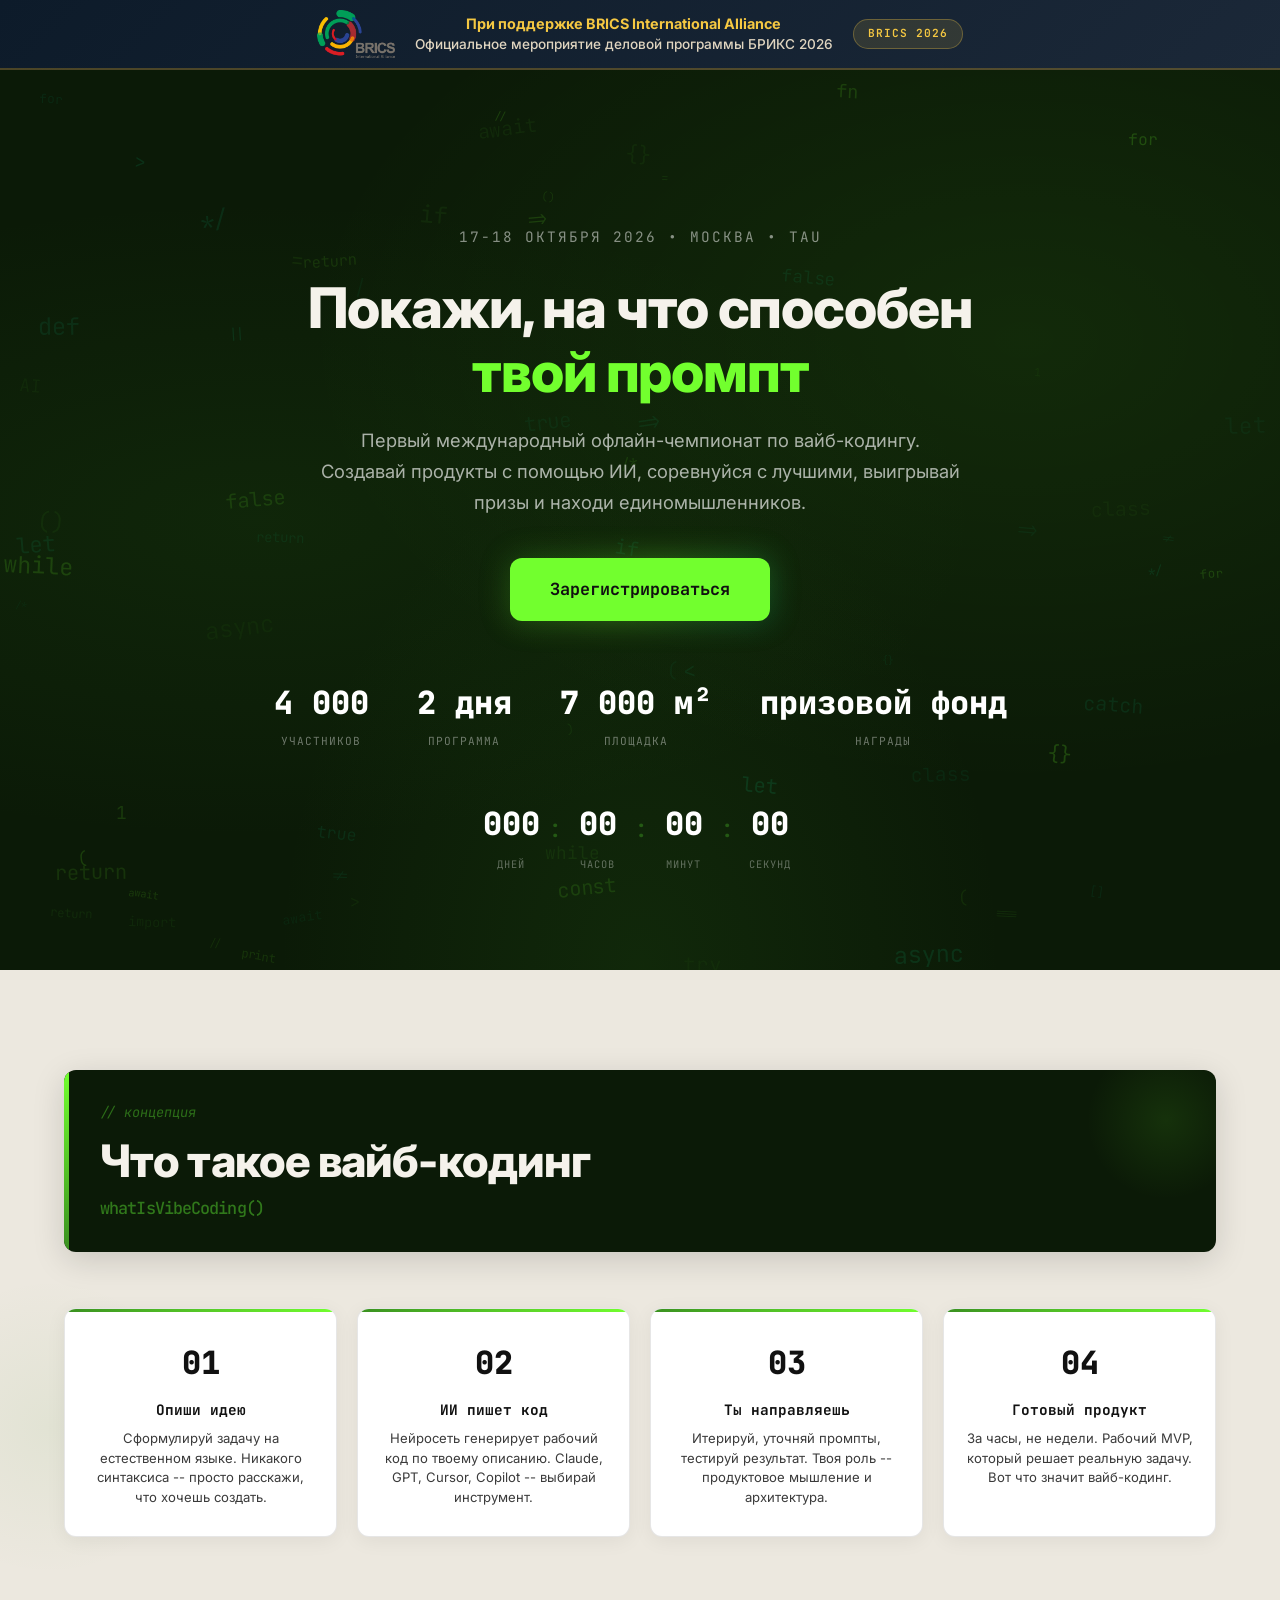
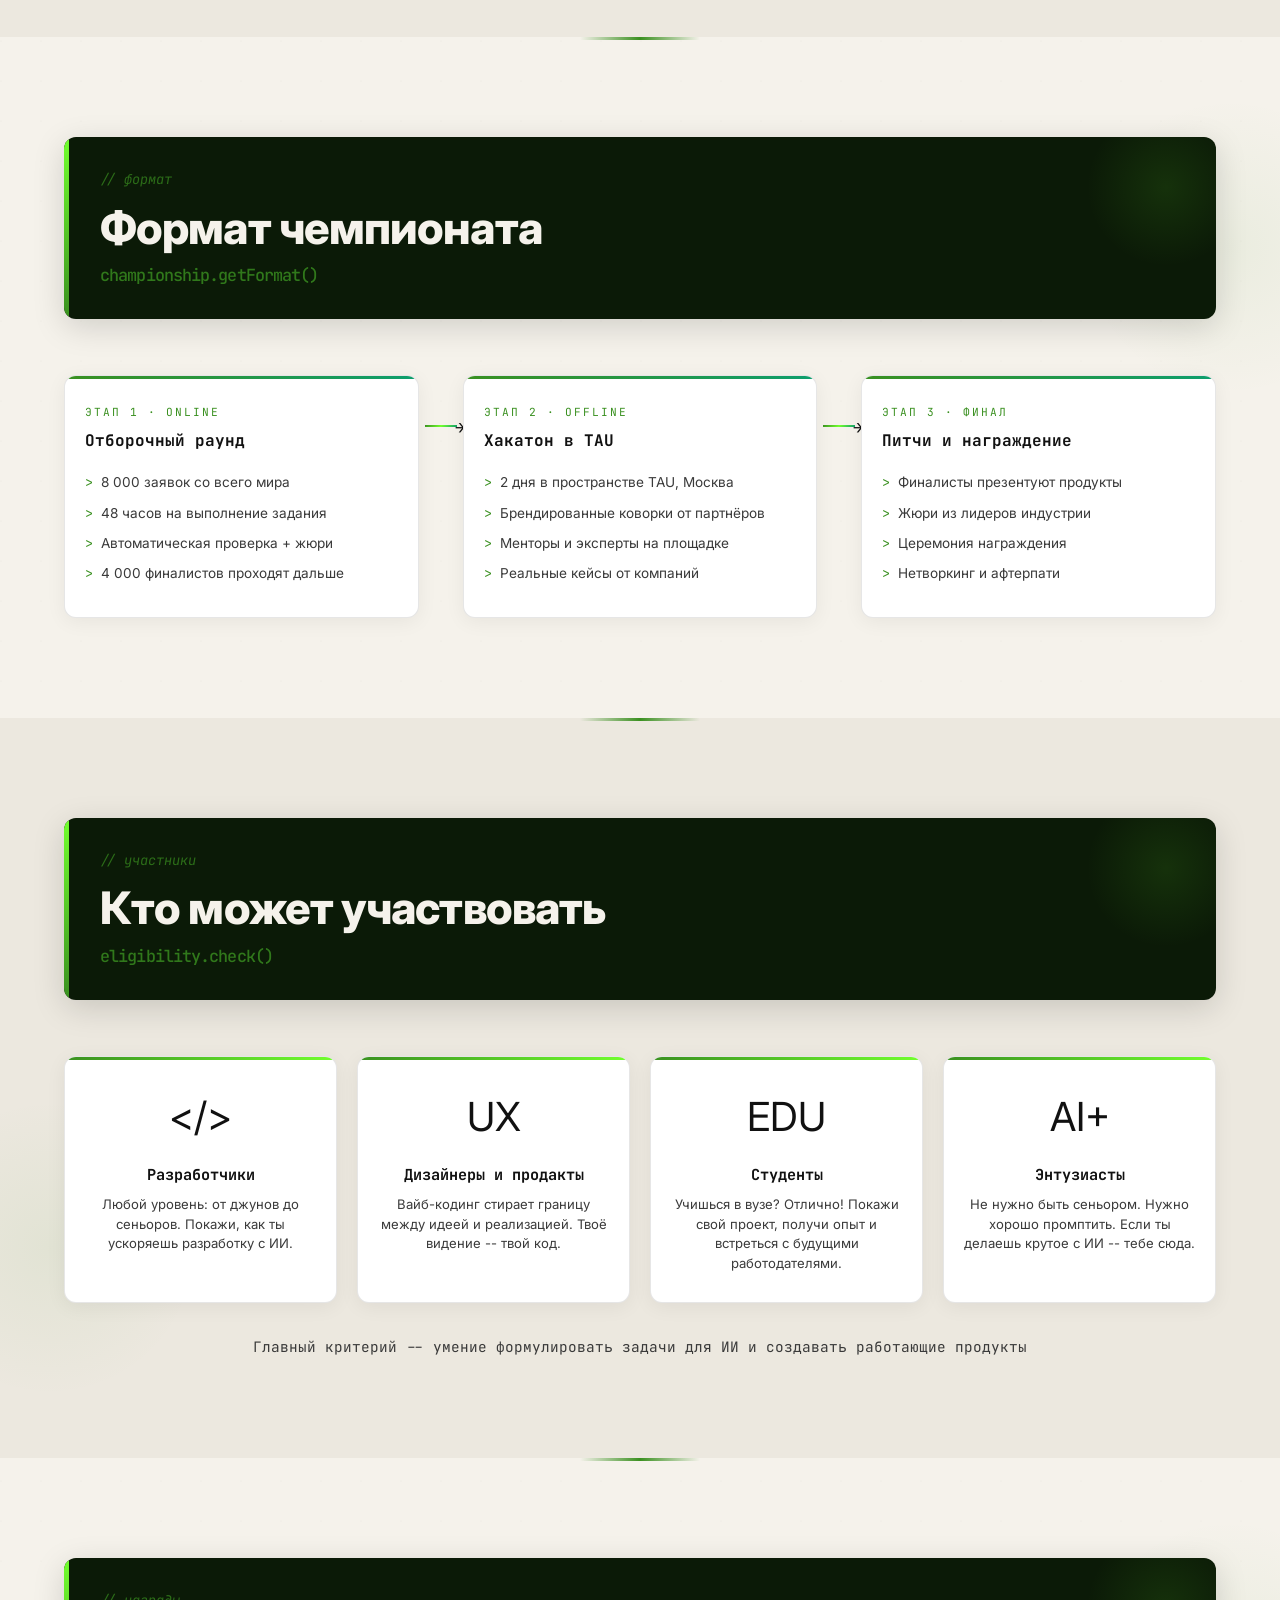
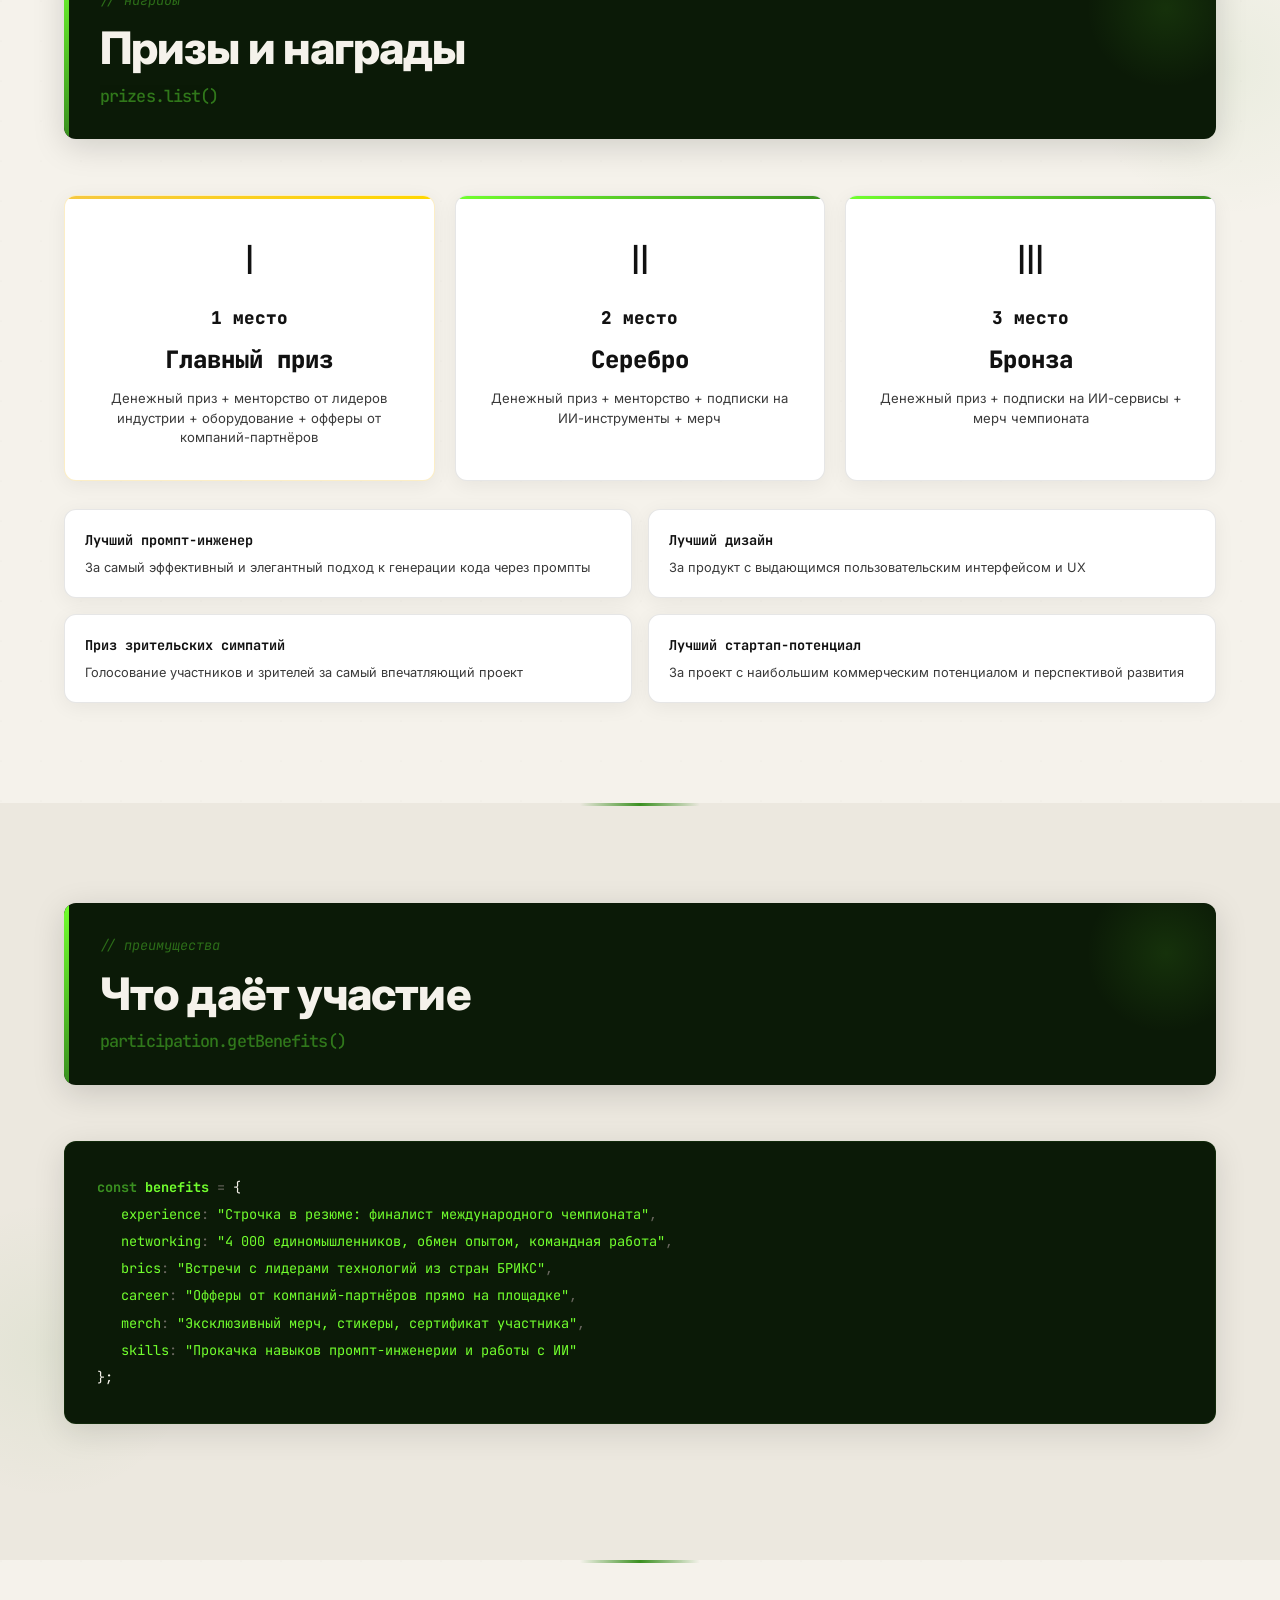
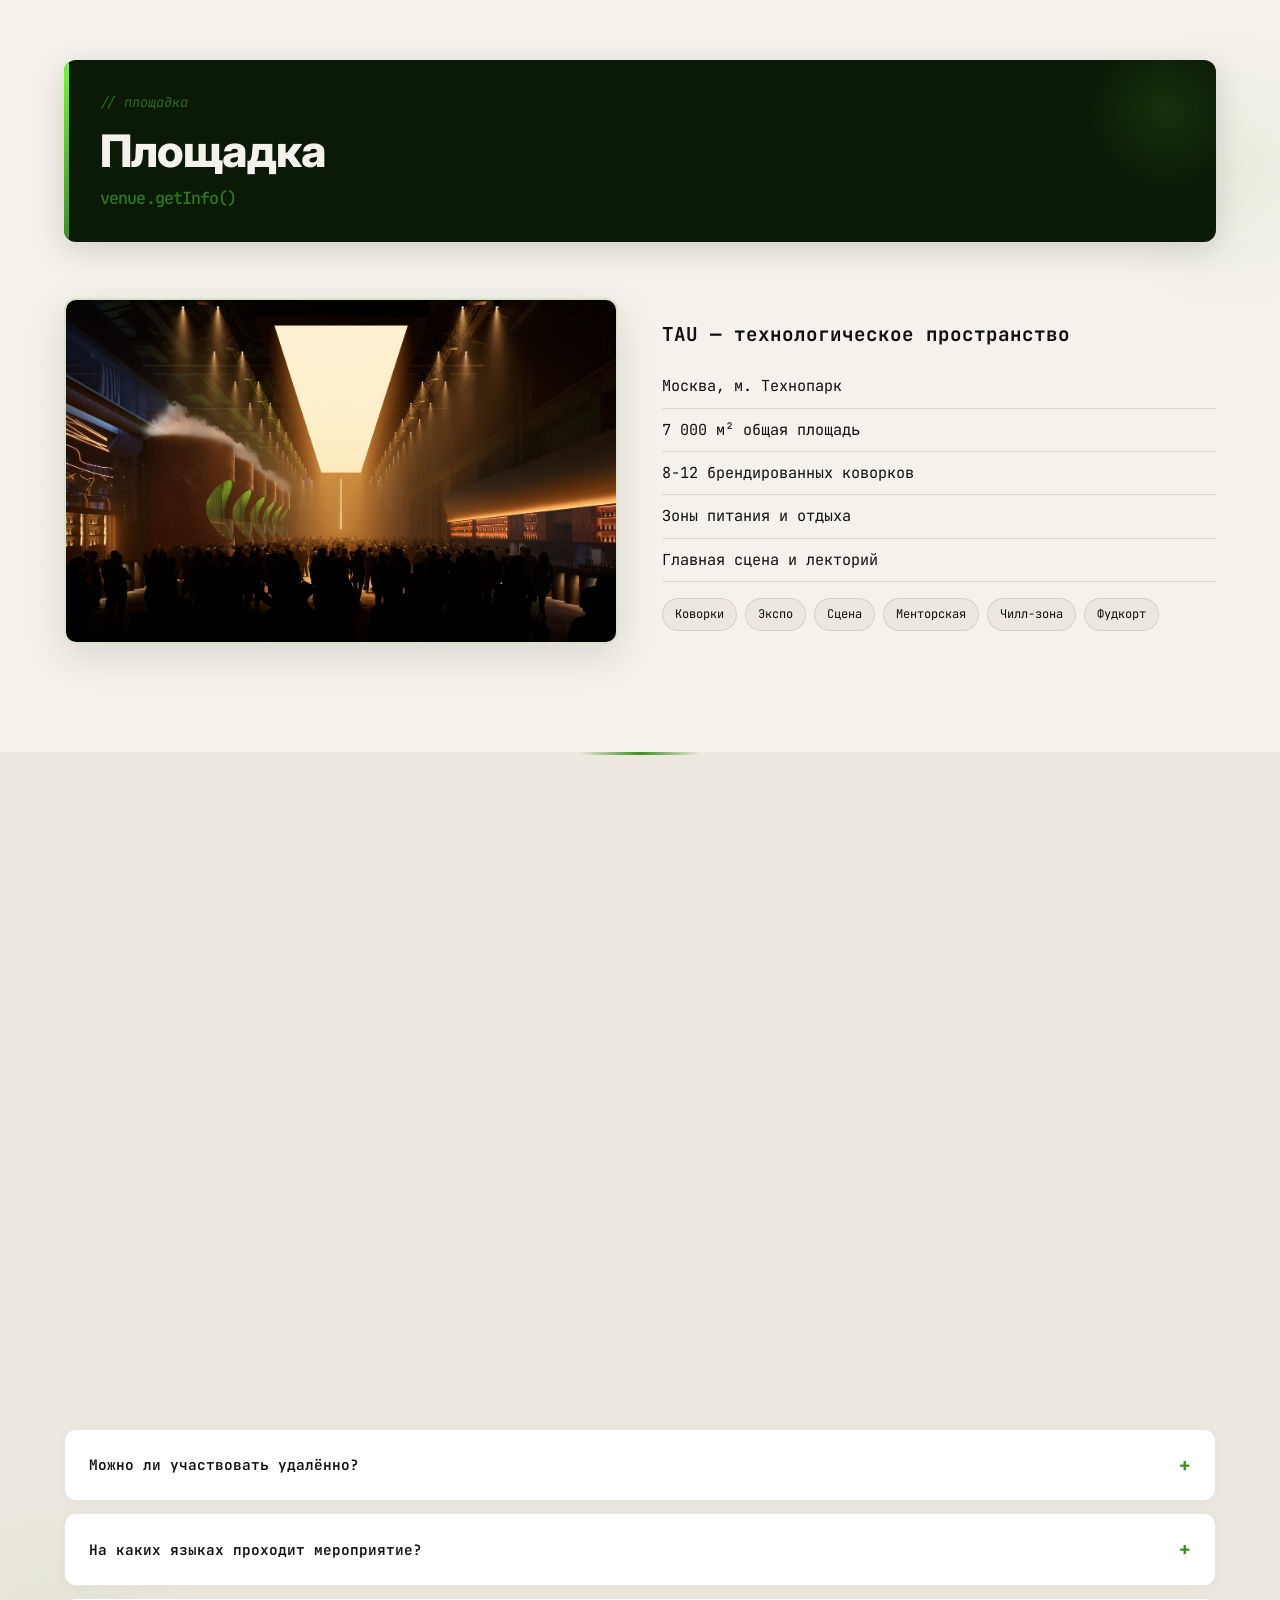
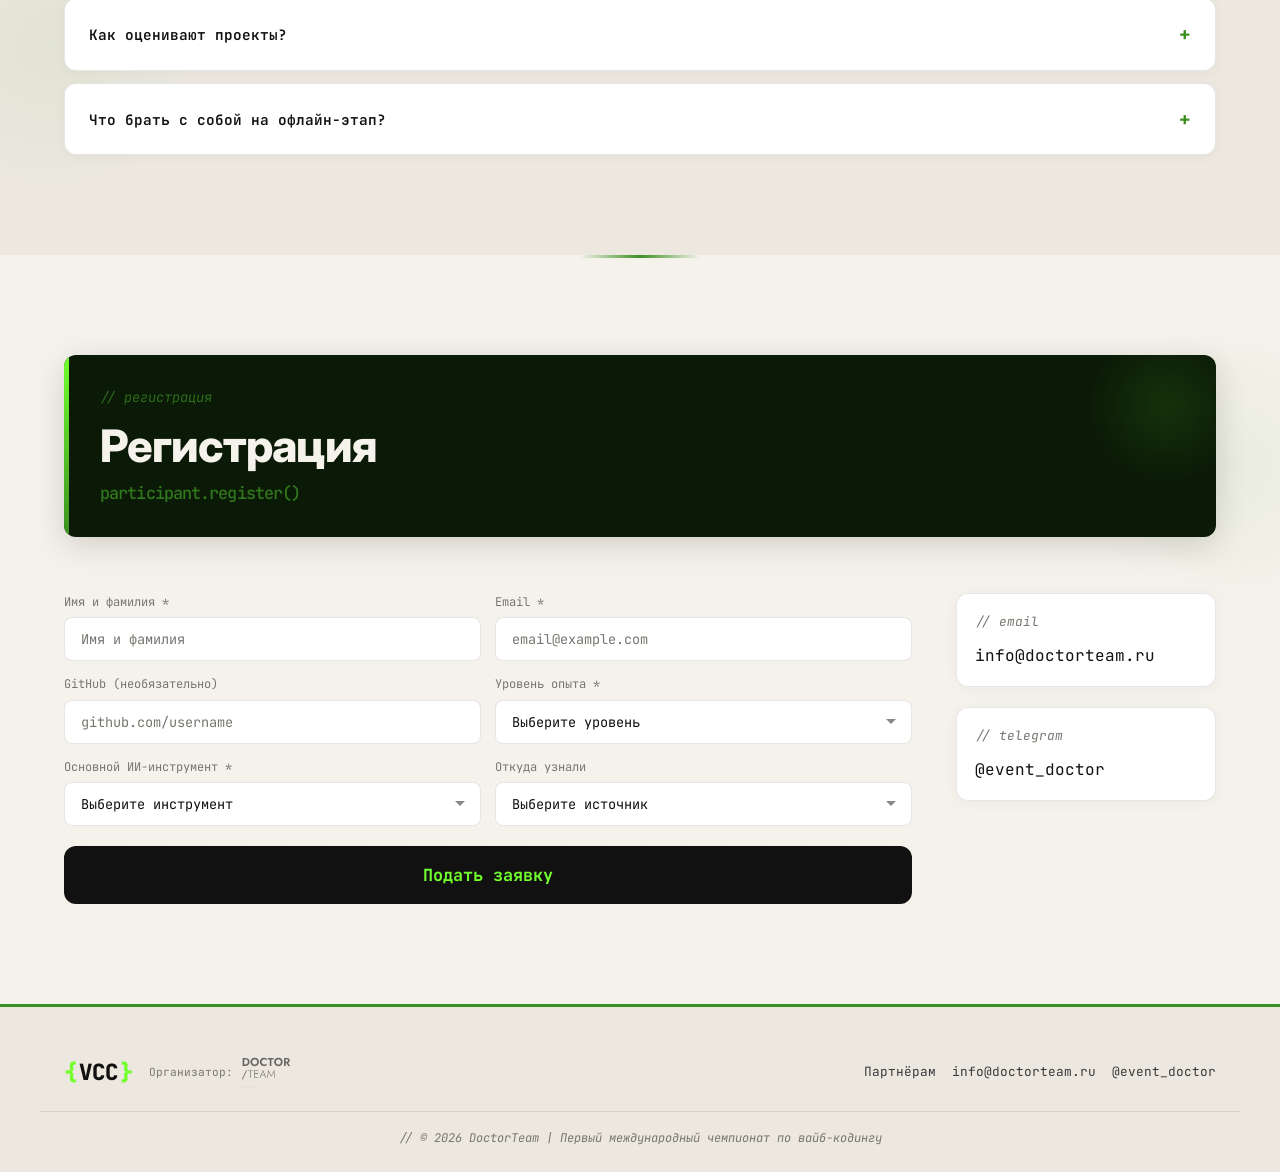
<file: participants.html>
<!DOCTYPE html>
<html lang="ru" data-theme="light">
<head>
    <meta charset="UTF-8">
    <meta name="viewport" content="width=device-width, initial-scale=1.0">
    <title>Первый международный чемпионат по вайб-кодингу | Участникам</title>
    <meta name="description" content="Зарегистрируйтесь на первый в мире офлайн-чемпионат по вайб-кодингу. 4 000 участников, призы, менторство, нетворкинг. Москва, октябрь 2026.">
    <meta property="og:title" content="Первый международный чемпионат по вайб-кодингу | Участникам">
    <meta property="og:description" content="Покажи, на что способен твой промпт. 4 000 участников, Москва, октябрь 2026.">
    <meta property="og:type" content="website">
    <link rel="icon" href="data:image/svg+xml,<svg xmlns='http://www.w3.org/2000/svg' viewBox='0 0 32 32'><text y='28' font-size='28'>&#x26A1;</text></svg>">
    <link rel="preconnect" href="https://fonts.googleapis.com">
    <link rel="preconnect" href="https://fonts.gstatic.com" crossorigin>
    <link href="https://fonts.googleapis.com/css2?family=JetBrains+Mono:wght@400;500;700;800&family=Inter:wght@300;400;500;600;700&display=swap" rel="stylesheet">
    <style>
/* ===== RESET ===== */
*, *::before, *::after { margin: 0; padding: 0; box-sizing: border-box; }

/* ===== SHARED TOKENS ===== */
:root {
    --font-mono: 'JetBrains Mono', monospace;
    --font-sans: 'Inter', -apple-system, sans-serif;
    --container: 1200px;
    --radius: 12px;
    --radius-sm: 8px;
    --transition: 0.3s cubic-bezier(0.4, 0, 0.2, 1);
    --bg-hero: #0B1A07;
    --text-hero: #f5f2eb;
}

/* ===== CREAM / LIME THEME (default) ===== */
:root {
    --bg-primary: #f5f2eb;
    --bg-secondary: #ece8df;
    --bg-card: #ffffff;
    --bg-card-hover: #fafaf5;
    --text-primary: #111111;
    --text-secondary: #3a3a3a;
    --text-muted: #777770;
    --accent-purple: #111111;
    --accent-blue: #111111;
    --accent-cyan: #0d9e6d;
    --accent-green: #3A9020;
    --accent-lime: #72FF2E;
    --accent-pink: #111111;
    --accent-orange: #3A9020;
    --accent-yellow: #72FF2E;
    --gradient-main: linear-gradient(135deg, #3A9020 0%, #72FF2E 50%, #0d9e6d 100%);
    --card-border: rgba(17, 17, 17, 0.10);
    --card-shadow: 0 2px 16px rgba(0, 0, 0, 0.04);
    --header-bg: rgba(245, 242, 235, 0.92);
    --header-border: rgba(17, 17, 17, 0.06);
}

/* ===== DARK THEME ===== */
html[data-theme="dark"] {
    --bg-primary: #0B1A07;
    --bg-secondary: #121F0E;
    --bg-card: #152510;
    --bg-card-hover: #1C3015;
    --bg-hero: #0B1A07;
    --text-primary: #f5f2eb;
    --text-secondary: #b0ab9f;
    --text-muted: #6b6860;
    --accent-purple: #72FF2E;
    --accent-blue: #3A9020;
    --accent-cyan: #0d9e6d;
    --accent-green: #72FF2E;
    --accent-lime: #72FF2E;
    --accent-pink: #3A9020;
    --accent-orange: #72FF2E;
    --accent-yellow: #72FF2E;
    --gradient-main: linear-gradient(135deg, #3A9020 0%, #72FF2E 50%, #0d9e6d 100%);
    --card-border: rgba(114, 255, 46, 0.12);
    --card-shadow: 0 2px 16px rgba(0,0,0,0.3);
    --header-bg: rgba(11, 26, 7, 0.92);
    --header-border: rgba(114, 255, 46, 0.08);
}

html { scroll-behavior: smooth; font-size: 16px; -webkit-font-smoothing: antialiased; }
body { font-family: var(--font-sans); background: var(--bg-primary); color: var(--text-primary); line-height: 1.6; overflow-x: hidden; transition: background 0.4s, color 0.4s; background-image: url("data:image/svg+xml,%3Csvg width='40' height='40' xmlns='http://www.w3.org/2000/svg'%3E%3Ccircle cx='1' cy='1' r='0.6' fill='rgba(0,0,0,0.04)'/%3E%3C/svg%3E"); background-size: 40px 40px; }
html[data-theme="dark"] body { background-image: url("data:image/svg+xml,%3Csvg width='40' height='40' xmlns='http://www.w3.org/2000/svg'%3E%3Ccircle cx='1' cy='1' r='0.6' fill='rgba(114,255,46,0.03)'/%3E%3C/svg%3E"); }
a { color: inherit; text-decoration: none; }
ul { list-style: none; }
.container { max-width: var(--container); margin: 0 auto; padding: 0 24px; }

/* ===== CODE SYNTAX ===== */
.code-keyword { color: #111; font-family: var(--font-mono); font-weight: 700; }
html[data-theme="dark"] .code-keyword { color: #72FF2E; }
.code-var { color: #0d9e6d; font-family: var(--font-mono); }
.code-func { color: #3A9020; font-family: var(--font-mono); font-weight: 700; }
html[data-theme="dark"] .code-func { color: #72FF2E; }
.code-string { color: #0d9e6d; font-family: var(--font-mono); }
.code-num { color: #111; font-family: var(--font-mono); font-weight: 700; }
html[data-theme="dark"] .code-num { color: #72FF2E; }
.code-op { color: #555; font-family: var(--font-mono); }
html[data-theme="dark"] .code-op { color: #3A9020; }
.code-comment { color: var(--text-muted); font-family: var(--font-mono); font-style: italic; }

/* ===== BUTTONS ===== */
.btn { display: inline-flex; align-items: center; justify-content: center; gap: 8px; font-family: var(--font-mono); font-weight: 600; font-size: 0.95rem; padding: 14px 32px; border-radius: var(--radius); border: 2px solid transparent; cursor: pointer; transition: var(--transition); white-space: nowrap; }
.btn--sm { padding: 10px 20px; font-size: 0.85rem; }
.btn--lg { padding: 18px 40px; font-size: 1.05rem; }
.btn--primary { background: #111; color: #72FF2E; border: none; font-weight: 700; }
.btn--primary:hover { transform: translateY(-2px); box-shadow: 0 8px 30px rgba(58, 144, 32, 0.3); background: #222; }
html[data-theme="dark"] .btn--primary { background: #72FF2E; color: #111; }
html[data-theme="dark"] .btn--primary:hover { background: #3A9020; }
.btn--glow { position: relative; }
.btn--glow::before { content: ''; position: absolute; inset: -2px; border-radius: var(--radius); background: var(--gradient-main); z-index: -1; filter: blur(15px); opacity: 0.3; transition: var(--transition); }
.btn--glow:hover::before { opacity: 0.5; filter: blur(20px); }
.btn--outline { background: transparent; color: var(--text-primary); border: 2px solid var(--card-border); }
.btn--outline:hover { border-color: #3A9020; background: rgba(58, 144, 32, 0.06); transform: translateY(-2px); }
.btn--white { background: #72FF2E; color: #111; border: none; font-weight: 700; }
.btn--white:hover { transform: translateY(-2px); box-shadow: 0 8px 30px rgba(114,255,46,0.35); }
.btn--ghost { background: rgba(114,255,46,0.1); color: #72FF2E; border: 1px solid rgba(114,255,46,0.35); }
.btn--ghost:hover { background: rgba(114,255,46,0.2); transform: translateY(-2px); }

/* ===== HEADER ===== */
.header { position: fixed; top: 0; left: 0; right: 0; z-index: 1000; padding: 14px 0; transition: var(--transition); }
.header.scrolled { background: var(--header-bg); backdrop-filter: blur(20px); border-bottom: 1px solid var(--header-border); padding: 10px 0; }
.header__inner { max-width: var(--container); margin: 0 auto; padding: 0 24px; display: flex; align-items: center; gap: 24px; }
.header__logo { font-family: var(--font-mono); font-size: 1.4rem; font-weight: 800; display: flex; align-items: center; gap: 2px; }
.logo__bracket { color: #72FF2E; }
.logo__text { color: var(--text-primary); -webkit-text-fill-color: var(--text-primary); }
.header__nav { display: flex; gap: 24px; margin-left: auto; }
.nav__link { font-family: var(--font-mono); font-size: 0.8rem; color: var(--text-secondary); transition: var(--transition); position: relative; }
.nav__link:hover { color: #3A9020; }
.nav__link::after { content: ''; position: absolute; bottom: -4px; left: 0; width: 0; height: 2px; background: #3A9020; transition: var(--transition); }
.nav__link:hover::after { width: 100%; }
.header:not(.scrolled) .nav__link { color: rgba(255,255,255,0.6); }
.header:not(.scrolled) .nav__link:hover { color: #fff; }
.header:not(.scrolled) .burger span { background: #fff; }
.header__right { display: flex; align-items: center; gap: 12px; margin-left: 12px; }

/* ===== LANG TOGGLE ===== */
.lang-toggle { font-family: var(--font-mono); font-size: 0.75rem; font-weight: 600; background: var(--bg-secondary); border: 1px solid var(--card-border); border-radius: 999px; padding: 4px 12px; cursor: pointer; color: var(--text-secondary); transition: var(--transition); flex-shrink: 0; text-transform: uppercase; letter-spacing: 1px; }
.lang-toggle:hover { border-color: #3A9020; color: #3A9020; }
.header:not(.scrolled) .lang-toggle { background: rgba(255,255,255,0.1); border-color: rgba(255,255,255,0.25); color: rgba(255,255,255,0.7); }
.header:not(.scrolled) .lang-toggle:hover { color: #fff; border-color: rgba(255,255,255,0.5); }

/* ===== THEME TOGGLE ===== */
.theme-toggle { background: var(--bg-secondary); border: 1px solid var(--card-border); border-radius: 999px; width: 48px; height: 28px; cursor: pointer; position: relative; transition: var(--transition); flex-shrink: 0; font-size: 0; }
.header:not(.scrolled) .theme-toggle { background: rgba(255,255,255,0.1); border-color: rgba(255,255,255,0.25); }
.theme-toggle::after { content: ''; position: absolute; top: 3px; left: 3px; width: 20px; height: 20px; border-radius: 50%; background: #111; transition: left 0.3s, background 0.3s; box-shadow: 0 1px 4px rgba(0,0,0,0.2); }
html[data-theme="dark"] .theme-toggle::after { left: 23px; background: #72FF2E; }
.theme-toggle__sun, .theme-toggle__moon { position: absolute; top: 50%; width: 12px; height: 12px; transform: translateY(-50%); pointer-events: none; }
.theme-toggle__sun { left: 6px; opacity: 0; }
.theme-toggle__moon { right: 6px; opacity: 1; }
html[data-theme="dark"] .theme-toggle__sun { opacity: 1; }
html[data-theme="dark"] .theme-toggle__moon { opacity: 0; }

.burger { display: none; flex-direction: column; gap: 5px; background: none; border: none; cursor: pointer; padding: 8px; }
.burger span { display: block; width: 24px; height: 2px; background: var(--text-primary); transition: var(--transition); border-radius: 2px; }
.burger.active span:nth-child(1) { transform: rotate(45deg) translate(5px, 5px); }
.burger.active span:nth-child(2) { opacity: 0; }
.burger.active span:nth-child(3) { transform: rotate(-45deg) translate(5px, -5px); }

/* ===== HERO (always dark) ===== */
.hero { position: relative; min-height: 100vh; display: flex; align-items: center; justify-content: center; overflow: hidden; padding: 140px 24px 80px; background: var(--bg-hero); color: var(--text-hero); }
#hero-canvas { position: absolute; top: 0; left: 0; width: 100%; height: 100%; z-index: 0; pointer-events: none; }
.hero::before { content: ''; position: absolute; inset: 0; background: radial-gradient(ellipse at 20% 50%, rgba(58,144,32,0.1) 0%, transparent 50%), radial-gradient(ellipse at 80% 30%, rgba(114,255,46,0.07) 0%, transparent 50%), radial-gradient(ellipse at 50% 100%, rgba(58,144,32,0.12) 0%, transparent 40%); z-index: 1; }
.hero__content { position: relative; z-index: 2; text-align: center; max-width: 820px; }
.hero__date { font-family: var(--font-mono); font-size: 0.9rem; color: rgba(255,255,255,0.5); margin-bottom: 28px; letter-spacing: 2px; text-transform: uppercase; opacity: 0; animation: fadeInUp 0.8s 0.3s forwards; }
.hero__title { font-family: var(--font-sans); font-size: clamp(2rem, 5vw, 3.5rem); font-weight: 800; line-height: 1.15; margin-bottom: 20px; letter-spacing: -0.02em; opacity: 0; animation: fadeInUp 0.8s 0.5s forwards; }
.hero__title-gradient { color: #72FF2E; -webkit-text-fill-color: #72FF2E; }
.hero__subtitle { font-size: 1.15rem; color: rgba(255,255,255,0.65); line-height: 1.7; margin-bottom: 40px; max-width: 640px; margin-left: auto; margin-right: auto; opacity: 0; animation: fadeInUp 0.8s 0.7s forwards; }
.hero__actions { display: flex; justify-content: center; flex-wrap: wrap; gap: 16px; margin-bottom: 56px; opacity: 0; animation: fadeInUp 0.8s 0.9s forwards; }
.hero__stats { display: flex; justify-content: center; gap: 48px; opacity: 0; animation: fadeInUp 0.8s 1.1s forwards; }
.hero__stat { text-align: center; }
.hero__stat-num { font-family: var(--font-mono); font-size: 2rem; font-weight: 800; color: #fff; }
.hero__stat-label { font-family: var(--font-mono); font-size: 0.7rem; color: rgba(255,255,255,0.4); text-transform: uppercase; letter-spacing: 1px; margin-top: 4px; }
.hero__countdown { display: flex; justify-content: center; align-items: center; gap: 8px; margin-top: 48px; opacity: 0; animation: fadeInUp 0.8s 1.3s forwards; }
.countdown__item { text-align: center; }
.countdown__num { font-family: var(--font-mono); font-size: clamp(1.5rem, 3vw, 2rem); font-weight: 800; color: #fff; display: block; min-width: 56px; }
.countdown__label { font-family: var(--font-mono); font-size: 0.65rem; color: rgba(255,255,255,0.35); text-transform: uppercase; letter-spacing: 1px; }
.countdown__sep { font-family: var(--font-mono); font-size: 1.5rem; color: #3A9020; opacity: 0.5; margin-top: -16px; }

/* ===== SECTIONS ===== */
.section { padding: 100px 0; position: relative; transition: background 0.4s; }
.section--alt { background: var(--bg-secondary); }
.section::before { content: ''; position: absolute; width: 300px; height: 300px; border-radius: 50%; background: radial-gradient(circle, rgba(58,144,32,0.06) 0%, transparent 70%); pointer-events: none; z-index: 0; }
.section:nth-child(odd)::before { right: -100px; top: 60px; }
.section:nth-child(even)::before { left: -100px; bottom: 60px; }
html[data-theme="dark"] .section::before { background: radial-gradient(circle, rgba(114,255,46,0.04) 0%, transparent 70%); }
.section > .container { position: relative; z-index: 1; }
.section + .section::after { content: ''; position: absolute; top: 0; left: 50%; transform: translateX(-50%); width: 120px; height: 3px; background: linear-gradient(90deg, transparent, #3A9020, transparent); border-radius: 2px; }
html[data-theme="dark"] .section + .section::after { background: linear-gradient(90deg, transparent, rgba(114,255,46,0.4), transparent); }

.section__header { margin-bottom: 56px; padding: 32px 36px; background: #0B1A07; border-radius: var(--radius); position: relative; overflow: hidden; box-shadow: 0 8px 32px rgba(0,0,0,0.15); }
.section__header::before { content: ''; position: absolute; left: 0; top: 0; bottom: 0; width: 5px; background: linear-gradient(to bottom, #72FF2E, #3A9020); }
.section__header::after { content: ''; position: absolute; right: -30px; top: -30px; width: 160px; height: 160px; background: radial-gradient(circle, rgba(114, 255, 46, 0.1) 0%, transparent 70%); border-radius: 50%; }
html[data-theme="dark"] .section__header { background: #121F0E; box-shadow: 0 8px 32px rgba(0,0,0,0.3); }
.section__label { margin-bottom: 8px; font-size: 0.85rem; }
.section__header .section__label .code-comment { color: #3A9020; opacity: 0.7; }
.section__title { font-family: var(--font-sans); font-size: clamp(1.8rem, 4vw, 2.8rem); margin-bottom: 0; font-weight: 800; line-height: 1.3; color: #f5f2eb; letter-spacing: -0.02em; }
.section__title-code { display: block; font-family: var(--font-mono); font-size: clamp(0.85rem, 1.5vw, 1.05rem); font-weight: 500; color: #3A9020; margin-top: 8px; opacity: 0.8; }
.section__title .code-func { color: #72FF2E; font-weight: 800; }
.section__title .code-keyword { color: #3A9020; }

/* ===== REVEAL ===== */
.reveal { opacity: 0; transform: translateY(24px); transition: opacity 0.6s, transform 0.6s cubic-bezier(0.4, 0, 0.2, 1); }
.reveal.visible { opacity: 1; transform: translateY(0); }

/* ===== FORMAT TIMELINE ===== */
.format__timeline { display: flex; align-items: flex-start; gap: 0; }
.format__stage { flex: 1; background: var(--bg-card); border: 1px solid var(--card-border); border-radius: var(--radius); padding: 28px 20px; transition: var(--transition); box-shadow: 0 4px 20px rgba(0,0,0,0.06); position: relative; overflow: hidden; }
.format__stage::before { content: ''; position: absolute; top: 0; left: 0; right: 0; height: 3px; background: linear-gradient(90deg, #3A9020, #0d9e6d); }
.format__stage:hover { border-color: #3A9020; transform: translateY(-6px); box-shadow: 0 12px 40px rgba(58,144,32,0.12); }
.format__icon { width: 44px; height: 44px; color: #3A9020; margin-bottom: 14px; }
.format__stage-label { font-family: var(--font-mono); font-size: 0.7rem; color: #3A9020; text-transform: uppercase; letter-spacing: 2px; margin-bottom: 6px; }
.format__stage h3 { font-family: var(--font-mono); font-size: 1rem; margin-bottom: 14px; }
.format__stage li { font-size: 0.85rem; color: var(--text-secondary); padding: 5px 0 5px 16px; position: relative; line-height: 1.5; }
.format__stage li::before { content: '>'; position: absolute; left: 0; color: #3A9020; font-family: var(--font-mono); }
.format__connector { display: flex; align-items: center; padding: 0 6px; padding-top: 50px; }
.format__connector span { display: block; width: 32px; height: 2px; background: var(--gradient-main); position: relative; }
.format__connector span::after { content: '\2192'; position: absolute; right: -8px; top: -10px; color: var(--accent-purple); font-family: var(--font-mono); }

/* ===== PROFILE CARDS ===== */
.profile__grid { display: grid; grid-template-columns: repeat(4, 1fr); gap: 20px; margin-bottom: 32px; }
.profile__card { background: var(--bg-card); border: 1px solid var(--card-border); border-radius: var(--radius); padding: 28px 20px; text-align: center; transition: var(--transition); box-shadow: 0 4px 20px rgba(0,0,0,0.06); position: relative; overflow: hidden; }
.profile__card::before { content: ''; position: absolute; top: 0; left: 0; right: 0; height: 3px; background: linear-gradient(90deg, #3A9020, #72FF2E); }
.profile__card:hover { border-color: #3A9020; transform: translateY(-6px); box-shadow: 0 12px 40px rgba(58,144,32,0.12); }
.profile__icon { font-size: 2.5rem; margin-bottom: 14px; }
.profile__name { font-family: var(--font-mono); font-size: 0.95rem; font-weight: 700; margin-bottom: 8px; }
.profile__desc { font-size: 0.82rem; color: var(--text-secondary); line-height: 1.5; }

/* ===== VIBE CARDS ===== */
.vibe__grid { display: grid; grid-template-columns: repeat(4, 1fr); gap: 20px; }
.vibe__card { background: var(--bg-card); border: 1px solid var(--card-border); border-radius: var(--radius); padding: 28px 20px; text-align: center; transition: var(--transition); box-shadow: 0 4px 20px rgba(0,0,0,0.06); position: relative; overflow: hidden; }
.vibe__card::before { content: ''; position: absolute; top: 0; left: 0; right: 0; height: 3px; background: linear-gradient(90deg, #3A9020, #72FF2E); }
.vibe__card:hover { border-color: #3A9020; transform: translateY(-6px); box-shadow: 0 12px 40px rgba(58,144,32,0.12); }
.vibe__step { font-family: var(--font-mono); font-size: 2rem; font-weight: 800; color: #111; margin-bottom: 10px; }
html[data-theme="dark"] .vibe__step { color: #72FF2E; }
.vibe__name { font-family: var(--font-mono); font-size: 0.9rem; font-weight: 700; margin-bottom: 8px; }
.vibe__desc { font-size: 0.82rem; color: var(--text-secondary); line-height: 1.5; }

/* ===== PRIZE CARDS ===== */
.prizes__grid { display: grid; grid-template-columns: repeat(3, 1fr); gap: 20px; margin-bottom: 28px; }
.prize__card { background: var(--bg-card); border: 1px solid var(--card-border); border-radius: var(--radius); padding: 32px 24px; text-align: center; transition: var(--transition); box-shadow: 0 4px 20px rgba(0,0,0,0.06); position: relative; overflow: hidden; }
.prize__card::before { content: ''; position: absolute; top: 0; left: 0; right: 0; height: 3px; background: linear-gradient(90deg, #72FF2E, #3A9020); }
.prize__card:hover { border-color: #3A9020; transform: translateY(-6px); box-shadow: 0 12px 40px rgba(58,144,32,0.12); }
.prize__card--gold { border-color: rgba(245,200,66,0.3); }
.prize__card--gold::before { background: linear-gradient(90deg, #f5c842, #ffd700); }
.prize__icon { font-size: 2.5rem; margin-bottom: 12px; }
.prize__place { font-family: var(--font-mono); font-size: 1.1rem; font-weight: 800; margin-bottom: 8px; }
.prize__amount { font-family: var(--font-mono); font-size: 1.5rem; font-weight: 800; color: #111; margin-bottom: 10px; }
html[data-theme="dark"] .prize__amount { color: #72FF2E; }
.prize__desc { font-size: 0.82rem; color: var(--text-secondary); line-height: 1.5; }
.prizes__special { display: grid; grid-template-columns: repeat(2, 1fr); gap: 16px; }
.prizes__special-card { background: var(--bg-card); border: 1px solid var(--card-border); border-radius: var(--radius); padding: 20px; transition: var(--transition); box-shadow: 0 4px 20px rgba(0,0,0,0.06); }
.prizes__special-card:hover { border-color: #3A9020; transform: translateY(-4px); }
.prizes__special-title { font-family: var(--font-mono); font-size: 0.85rem; font-weight: 700; margin-bottom: 6px; }
.prizes__special-desc { font-size: 0.8rem; color: var(--text-secondary); line-height: 1.5; }

/* ===== BENEFITS (terminal-style) ===== */
.benefits__terminal { background: #0B1A07; border: 1px solid rgba(58,144,32,0.12); border-radius: var(--radius); padding: 32px; font-family: var(--font-mono); font-size: 0.85rem; line-height: 2; margin-bottom: 36px; box-shadow: 0 8px 32px rgba(0,0,0,0.12); color: #f5f2eb; }
html[data-theme="dark"] .benefits__terminal { background: #1a1a1a; }
.benefits__terminal .code-string { color: #72FF2E; }
.benefits__terminal .code-keyword { color: #3A9020; }
.benefits__terminal .code-func { color: #72FF2E; }
.benefits__terminal .code-op { color: #6b6860; }
.benefit__item--value { padding-left: 24px; }

/* ===== FAQ ACCORDION ===== */
.faq__list { display: flex; flex-direction: column; gap: 12px; }
.faq__item { background: var(--bg-card); border: 1px solid var(--card-border); border-radius: var(--radius); overflow: hidden; transition: var(--transition); box-shadow: 0 2px 12px rgba(0,0,0,0.04); }
.faq__item:hover { border-color: #3A9020; }
.faq__item summary { font-family: var(--font-mono); font-size: 0.9rem; font-weight: 600; padding: 20px 24px; cursor: pointer; display: flex; align-items: center; justify-content: space-between; gap: 16px; list-style: none; transition: var(--transition); }
.faq__item summary::-webkit-details-marker { display: none; }
.faq__item summary::after { content: '+'; font-family: var(--font-mono); font-size: 1.2rem; font-weight: 700; color: #3A9020; flex-shrink: 0; transition: transform 0.3s; }
.faq__item[open] summary::after { content: '\2212'; }
.faq__item[open] summary { border-bottom: 1px solid var(--card-border); }
.faq__item .faq__answer { padding: 20px 24px; font-size: 0.88rem; color: var(--text-secondary); line-height: 1.7; }

/* ===== VENUE ===== */
.venue__content { display: grid; grid-template-columns: 1fr 1fr; gap: 44px; align-items: center; }
.venue__photo { width: 100%; border-radius: var(--radius); aspect-ratio: 16/10; object-fit: cover; border: 2px solid rgba(58,144,32,0.15); box-shadow: 0 12px 40px rgba(0,0,0,0.12); }
.venue__detail { font-family: var(--font-mono); font-size: 0.95rem; padding: 9px 0; border-bottom: 1px solid var(--card-border); }
.venue__zones { display: flex; flex-wrap: wrap; gap: 8px; margin-top: 16px; }
.zone-tag { font-family: var(--font-mono); font-size: 0.75rem; padding: 6px 12px; background: var(--bg-secondary); border: 1px solid var(--card-border); border-radius: 999px; }

/* ===== CONTACT FORM ===== */
.contact__wrapper { display: grid; grid-template-columns: 1fr 260px; gap: 44px; align-items: start; }
.contact__form { display: flex; flex-direction: column; gap: 14px; }
.form__row { display: grid; grid-template-columns: 1fr 1fr; gap: 14px; }
.form__group { display: flex; flex-direction: column; gap: 5px; }
.form__group--full { grid-column: 1 / -1; }
.form__label { font-family: var(--font-mono); font-size: 0.75rem; color: var(--text-muted); }
.form__input { font-family: var(--font-mono); font-size: 0.85rem; padding: 12px 16px; background: var(--bg-card); border: 1px solid var(--card-border); border-radius: var(--radius-sm); color: var(--text-primary); transition: var(--transition); outline: none; }
.form__input:focus { border-color: #3A9020; box-shadow: 0 0 0 3px rgba(58,144,32,0.1); }
.form__input::placeholder { color: var(--text-muted); }
.form__select { appearance: none; background-image: url("data:image/svg+xml,%3Csvg xmlns='http://www.w3.org/2000/svg' width='12' height='12' viewBox='0 0 12 12'%3E%3Cpath fill='%23888' d='M6 8L1 3h10z'/%3E%3C/svg%3E"); background-repeat: no-repeat; background-position: right 14px center; padding-right: 36px; cursor: pointer; }
.form__select option { background: var(--bg-card); color: var(--text-primary); }
.form__submit { width: 100%; margin-top: 6px; }
.contact__aside { display: flex; flex-direction: column; gap: 20px; position: sticky; top: 100px; }
.contact__direct { background: var(--bg-card); border: 1px solid var(--card-border); border-radius: var(--radius); padding: 18px; box-shadow: var(--card-shadow); }
.contact__direct-label { margin-bottom: 10px; font-size: 0.8rem; }
.contact__telegram { font-family: var(--font-mono); font-size: 1rem; color: var(--accent-blue); transition: var(--transition); display: block; }
.contact__telegram:hover { color: var(--accent-purple); }
.form__success { display: none; text-align: center; padding: 36px; margin-top: 16px; }
.form__success.visible { display: block; animation: fadeInUp 0.5s forwards; }
.form__success-icon { font-size: 2.5rem; margin-bottom: 14px; }
.form__success-text { font-family: var(--font-mono); font-size: 1rem; }

/* ===== BRICS TOP BANNER ===== */
.brics-banner { background: linear-gradient(135deg, #0d1b2a 0%, #1b2838 100%); padding: 10px 0; border-bottom: 2px solid rgba(218, 165, 32, 0.3); position: relative; overflow: hidden; z-index: 1001; }
.brics-banner__inner { display: flex; align-items: center; justify-content: center; gap: 20px; flex-wrap: wrap; }
.brics-banner__logo { height: 48px; width: auto; flex-shrink: 0; }
.brics-banner__text { font-family: var(--font-sans); font-size: 0.85rem; color: #e0d5c0; font-weight: 500; text-align: center; line-height: 1.4; }
.brics-banner__text strong { color: #f5c842; font-weight: 700; font-size: 0.9rem; }
.brics-banner__badge { display: inline-flex; align-items: center; gap: 6px; background: rgba(245, 200, 66, 0.12); border: 1px solid rgba(245, 200, 66, 0.3); border-radius: 999px; padding: 5px 14px; font-family: var(--font-mono); font-size: 0.7rem; font-weight: 600; color: #f5c842; letter-spacing: 1px; text-transform: uppercase; white-space: nowrap; }

/* ===== FOOTER ===== */
.footer { padding: 48px 0 24px; border-top: 3px solid #3A9020; transition: background 0.4s; background: var(--bg-secondary); }
.footer__inner { display: flex; justify-content: space-between; align-items: center; flex-wrap: wrap; gap: 16px; margin-bottom: 20px; }
.footer__left { display: flex; align-items: center; gap: 16px; flex-wrap: wrap; }
.footer__org { display: flex; align-items: center; gap: 8px; }
.footer__org-label { font-family: var(--font-mono); font-size: 0.7rem; color: var(--text-muted); }
.footer__copy { font-size: 0.75rem; color: var(--text-muted); }
.footer__center { display: flex; gap: 16px; }
.footer__link { font-family: var(--font-mono); font-size: 0.8rem; color: var(--text-secondary); transition: var(--transition); }
.footer__link:hover { color: #3A9020; }
.footer__link--small { font-size: 0.7rem; color: var(--text-muted); }
.footer__code { text-align: center; padding-top: 16px; border-top: 1px solid var(--card-border); font-size: 0.75rem; max-width: var(--container); margin: 0 auto; padding-left: 24px; padding-right: 24px; }
.footer__dt-logo { height: 32px; width: auto; opacity: 0.6; transition: var(--transition); }
.footer__dt-logo:hover { opacity: 1; }
html[data-theme="dark"] .footer__dt-logo--light { display: inline; }
html[data-theme="dark"] .footer__dt-logo--dark { display: none; }
html:not([data-theme="dark"]) .footer__dt-logo--light { display: none; }
html:not([data-theme="dark"]) .footer__dt-logo--dark { display: inline; }

/* ===== ANIMATIONS ===== */
@keyframes fadeInUp { from { opacity: 0; transform: translateY(20px); } to { opacity: 1; transform: translateY(0); } }

/* ===== RESPONSIVE ===== */
@media (max-width: 1024px) {
    .profile__grid { grid-template-columns: repeat(2, 1fr); }
    .vibe__grid { grid-template-columns: repeat(2, 1fr); }
    .format__timeline { flex-direction: column; }
    .format__connector { padding: 6px 0; justify-content: center; }
    .format__connector span { width: 2px; height: 24px; }
    .format__connector span::after { content: '\2193'; right: -10px; top: auto; bottom: -4px; }
    .prizes__grid { grid-template-columns: 1fr; }
    .prizes__special { grid-template-columns: 1fr; }
    .venue__content { grid-template-columns: 1fr; gap: 28px; }
    .contact__wrapper { grid-template-columns: 1fr; }
}
@media (max-width: 768px) {
    .header__nav { display: none; position: fixed; top: 0; left: 0; right: 0; bottom: 0; background: rgba(10,10,15,0.98); flex-direction: column; align-items: center; justify-content: center; gap: 28px; z-index: 999; }
    .header__nav.active { display: flex; }
    .header__nav.active .nav__link { color: #fff !important; font-size: 1.1rem; }
    .header__cta { display: none; }
    .burger { display: flex; z-index: 1001; }
    .hero { padding: 110px 20px 60px; min-height: auto; }
    .hero__stats { gap: 24px; flex-wrap: wrap; }
    .hero__stat-num { font-size: 1.5rem; }
    .section { padding: 64px 0; }
    .profile__grid { grid-template-columns: 1fr; }
    .vibe__grid { grid-template-columns: 1fr; }
    .brics-banner__inner { gap: 12px; }
    .brics-banner__logo { height: 36px; }
    .brics-banner__text { font-size: 0.75rem; }
    .brics-banner__badge { font-size: 0.65rem; padding: 4px 10px; }
    .form__row { grid-template-columns: 1fr; }
}
    </style>
</head>

<body>

<!-- ===== BRICS BANNER ===== -->
<div class="brics-banner">
    <div class="container brics-banner__inner">
        <img src="[data-uri]" alt="BRICS International Alliance" class="brics-banner__logo">
        <div class="brics-banner__text">
            <strong data-i18n data-ru="При поддержке BRICS International Alliance" data-en="Supported by BRICS International Alliance">При поддержке BRICS International Alliance</strong><br>
            <span data-i18n data-ru="Официальное мероприятие деловой программы БРИКС 2026" data-en="Official event of the BRICS 2026 business program">Официальное мероприятие деловой программы БРИКС 2026</span>
        </div>
        <span class="brics-banner__badge">BRICS 2026</span>
    </div>
</div>

<!-- ===== HEADER ===== -->
<header class="header" id="header">
    <div class="header__inner">
        <a href="#" class="header__logo">
            <span class="logo__bracket">{</span>
            <span class="logo__text">VCC</span>
            <span class="logo__bracket">}</span>
        </a>
        <nav class="header__nav" id="nav">
            <a href="#about" class="nav__link" data-i18n data-ru="О чемпионате" data-en="About">О чемпионате</a>
            <a href="#format" class="nav__link" data-i18n data-ru="Формат" data-en="Format">Формат</a>
            <a href="#prizes" class="nav__link" data-i18n data-ru="Призы" data-en="Prizes">Призы</a>
            <a href="#faq" class="nav__link" data-i18n data-ru="FAQ" data-en="FAQ">FAQ</a>
            <a href="#register" class="nav__link" data-i18n data-ru="Регистрация" data-en="Register">Регистрация</a>
        </nav>
        <div class="header__right">
            <button class="lang-toggle" id="langToggle" aria-label="Switch language">RU</button>
            <button class="theme-toggle" id="themeToggle" aria-label="Toggle theme">
                <svg class="theme-toggle__sun" viewBox="0 0 20 20" fill="currentColor"><circle cx="10" cy="10" r="4"/><path d="M10 1v2M10 17v2M1 10h2M17 10h2M4.22 4.22l1.42 1.42M14.36 14.36l1.42 1.42M4.22 15.78l1.42-1.42M14.36 5.64l1.42-1.42" stroke="currentColor" stroke-width="1.5" stroke-linecap="round"/></svg>
                <svg class="theme-toggle__moon" viewBox="0 0 20 20" fill="currentColor"><path d="M17.293 13.293A8 8 0 016.707 2.707a8.001 8.001 0 1010.586 10.586z"/></svg>
            </button>
            <a href="#register" class="header__cta btn btn--sm btn--primary" data-i18n data-ru="Зарегистрироваться" data-en="Register">Зарегистрироваться</a>
        </div>
        <button class="burger" id="burger" aria-label="Menu">
            <span></span><span></span><span></span>
        </button>
    </div>
</header>

<!-- ===== HERO ===== -->
<section class="hero" id="hero">
    <canvas id="hero-canvas"></canvas>
    <div class="hero__content">
        <div class="hero__date" data-i18n data-ru="17-18 октября 2026 &bull; Москва &bull; TAU" data-en="October 17-18, 2026 &bull; Moscow &bull; TAU">17-18 октября 2026 &bull; Москва &bull; TAU</div>
        <h1 class="hero__title">
            <span data-i18n data-ru="Покажи, на что способен" data-en="Show what your">Покажи, на что способен</span><br>
            <span class="hero__title-gradient" data-i18n data-ru="твой промпт" data-en="prompt can do">твой промпт</span>
        </h1>
        <p class="hero__subtitle" data-i18n data-ru="Первый международный офлайн-чемпионат по вайб-кодингу. Создавай продукты с помощью ИИ, соревнуйся с лучшими, выигрывай призы и находи единомышленников." data-en="The first international offline vibe coding championship. Build products with AI, compete with the best, win prizes and find like-minded people.">
            Первый международный офлайн-чемпионат по вайб-кодингу. Создавай продукты с помощью ИИ, соревнуйся с лучшими, выигрывай призы и находи единомышленников.
        </p>
        <div class="hero__actions">
            <a href="#register" class="btn btn--white btn--lg btn--glow" data-i18n data-ru="Зарегистрироваться" data-en="Register Now">Зарегистрироваться</a>
        </div>
        <div class="hero__stats">
            <div class="hero__stat">
                <div class="hero__stat-num" data-target="4000">4 000</div>
                <div class="hero__stat-label" data-i18n data-ru="участников" data-en="participants">участников</div>
            </div>
            <div class="hero__stat">
                <div class="hero__stat-num" data-i18n data-ru="2 дня" data-en="2 days">2 дня</div>
                <div class="hero__stat-label" data-i18n data-ru="программа" data-en="program">программа</div>
            </div>
            <div class="hero__stat">
                <div class="hero__stat-num" data-i18n data-ru="7 000 м&sup2;" data-en="7,000 m&sup2;">7 000 м&sup2;</div>
                <div class="hero__stat-label" data-i18n data-ru="площадка" data-en="venue area">площадка</div>
            </div>
            <div class="hero__stat">
                <div class="hero__stat-num" data-i18n data-ru="призовой фонд" data-en="prize pool">призовой фонд</div>
                <div class="hero__stat-label" data-i18n data-ru="награды" data-en="awards">награды</div>
            </div>
        </div>
        <div class="hero__countdown" id="countdown">
            <div class="countdown__item">
                <span class="countdown__num" id="cd-days">000</span>
                <span class="countdown__label" data-i18n data-ru="дней" data-en="days">дней</span>
            </div>
            <div class="countdown__sep">:</div>
            <div class="countdown__item">
                <span class="countdown__num" id="cd-hours">00</span>
                <span class="countdown__label" data-i18n data-ru="часов" data-en="hours">часов</span>
            </div>
            <div class="countdown__sep">:</div>
            <div class="countdown__item">
                <span class="countdown__num" id="cd-mins">00</span>
                <span class="countdown__label" data-i18n data-ru="минут" data-en="minutes">минут</span>
            </div>
            <div class="countdown__sep">:</div>
            <div class="countdown__item">
                <span class="countdown__num" id="cd-secs">00</span>
                <span class="countdown__label" data-i18n data-ru="секунд" data-en="seconds">секунд</span>
            </div>
        </div>
    </div>
</section>

<!-- ===== WHAT IS VIBE CODING ===== -->
<section class="section section--alt" id="about">
    <div class="container">
        <div class="section__header reveal">
            <div class="section__label"><span class="code-comment" data-i18n data-ru="// концепция" data-en="// concept">// концепция</span></div>
            <h2 class="section__title" data-i18n data-ru="Что такое вайб-кодинг" data-en="What is Vibe Coding">Что такое вайб-кодинг<span class="section__title-code">whatIsVibeCoding()</span></h2>
        </div>
        <div class="vibe__grid">
            <div class="vibe__card reveal">
                <div class="vibe__step">01</div>
                <div class="vibe__name" data-i18n data-ru="Опиши идею" data-en="Describe the idea">Опиши идею</div>
                <p class="vibe__desc" data-i18n data-ru="Сформулируй задачу на естественном языке. Никакого синтаксиса -- просто расскажи, что хочешь создать." data-en="Formulate the task in natural language. No syntax -- just tell what you want to build.">Сформулируй задачу на естественном языке. Никакого синтаксиса -- просто расскажи, что хочешь создать.</p>
            </div>
            <div class="vibe__card reveal">
                <div class="vibe__step">02</div>
                <div class="vibe__name" data-i18n data-ru="ИИ пишет код" data-en="AI writes code">ИИ пишет код</div>
                <p class="vibe__desc" data-i18n data-ru="Нейросеть генерирует рабочий код по твоему описанию. Claude, GPT, Cursor, Copilot -- выбирай инструмент." data-en="The AI generates working code from your description. Claude, GPT, Cursor, Copilot -- pick your tool.">Нейросеть генерирует рабочий код по твоему описанию. Claude, GPT, Cursor, Copilot -- выбирай инструмент.</p>
            </div>
            <div class="vibe__card reveal">
                <div class="vibe__step">03</div>
                <div class="vibe__name" data-i18n data-ru="Ты направляешь" data-en="You guide">Ты направляешь</div>
                <p class="vibe__desc" data-i18n data-ru="Итерируй, уточняй промпты, тестируй результат. Твоя роль -- продуктовое мышление и архитектура." data-en="Iterate, refine prompts, test results. Your role is product thinking and architecture.">Итерируй, уточняй промпты, тестируй результат. Твоя роль -- продуктовое мышление и архитектура.</p>
            </div>
            <div class="vibe__card reveal">
                <div class="vibe__step">04</div>
                <div class="vibe__name" data-i18n data-ru="Готовый продукт" data-en="Ship product">Готовый продукт</div>
                <p class="vibe__desc" data-i18n data-ru="За часы, не недели. Рабочий MVP, который решает реальную задачу. Вот что значит вайб-кодинг." data-en="In hours, not weeks. A working MVP that solves a real problem. That is vibe coding.">За часы, не недели. Рабочий MVP, который решает реальную задачу. Вот что значит вайб-кодинг.</p>
            </div>
        </div>
    </div>
</section>

<!-- ===== FORMAT ===== -->
<section class="section" id="format">
    <div class="container">
        <div class="section__header reveal">
            <div class="section__label"><span class="code-comment" data-i18n data-ru="// формат" data-en="// format">// формат</span></div>
            <h2 class="section__title" data-i18n data-ru="Формат чемпионата" data-en="Championship Format">Формат чемпионата<span class="section__title-code">championship.getFormat()</span></h2>
        </div>
        <div class="format__timeline reveal">
            <div class="format__stage">
                <div class="format__stage-label" data-i18n data-ru="Этап 1 &middot; Online" data-en="Stage 1 &middot; Online">Этап 1 &middot; Online</div>
                <h3 data-i18n data-ru="Отборочный раунд" data-en="Qualifying Round">Отборочный раунд</h3>
                <ul>
                    <li data-i18n data-ru="8 000 заявок со всего мира" data-en="8,000 applications worldwide">8 000 заявок со всего мира</li>
                    <li data-i18n data-ru="48 часов на выполнение задания" data-en="48 hours to complete the task">48 часов на выполнение задания</li>
                    <li data-i18n data-ru="Автоматическая проверка + жюри" data-en="Automatic review + jury">Автоматическая проверка + жюри</li>
                    <li data-i18n data-ru="4 000 финалистов проходят дальше" data-en="4,000 finalists advance">4 000 финалистов проходят дальше</li>
                </ul>
            </div>
            <div class="format__connector"><span></span></div>
            <div class="format__stage">
                <div class="format__stage-label" data-i18n data-ru="Этап 2 &middot; Offline" data-en="Stage 2 &middot; Offline">Этап 2 &middot; Offline</div>
                <h3 data-i18n data-ru="Хакатон в TAU" data-en="Hackathon at TAU">Хакатон в TAU</h3>
                <ul>
                    <li data-i18n data-ru="2 дня в пространстве TAU, Москва" data-en="2 days at TAU venue, Moscow">2 дня в пространстве TAU, Москва</li>
                    <li data-i18n data-ru="Брендированные коворки от партнёров" data-en="Branded coworks from partners">Брендированные коворки от партнёров</li>
                    <li data-i18n data-ru="Менторы и эксперты на площадке" data-en="Mentors and experts on-site">Менторы и эксперты на площадке</li>
                    <li data-i18n data-ru="Реальные кейсы от компаний" data-en="Real business cases from companies">Реальные кейсы от компаний</li>
                </ul>
            </div>
            <div class="format__connector"><span></span></div>
            <div class="format__stage">
                <div class="format__stage-label" data-i18n data-ru="Этап 3 &middot; Финал" data-en="Stage 3 &middot; Final">Этап 3 &middot; Финал</div>
                <h3 data-i18n data-ru="Питчи и награждение" data-en="Pitches &amp; Awards">Питчи и награждение</h3>
                <ul>
                    <li data-i18n data-ru="Финалисты презентуют продукты" data-en="Finalists pitch their products">Финалисты презентуют продукты</li>
                    <li data-i18n data-ru="Жюри из лидеров индустрии" data-en="Jury of industry leaders">Жюри из лидеров индустрии</li>
                    <li data-i18n data-ru="Церемония награждения" data-en="Award ceremony">Церемония награждения</li>
                    <li data-i18n data-ru="Нетворкинг и афтерпати" data-en="Networking and afterparty">Нетворкинг и афтерпати</li>
                </ul>
            </div>
        </div>
    </div>
</section>

<!-- ===== WHO CAN PARTICIPATE ===== -->
<section class="section section--alt" id="who">
    <div class="container">
        <div class="section__header reveal">
            <div class="section__label"><span class="code-comment" data-i18n data-ru="// участники" data-en="// participants">// участники</span></div>
            <h2 class="section__title" data-i18n data-ru="Кто может участвовать" data-en="Who Can Participate">Кто может участвовать<span class="section__title-code">eligibility.check()</span></h2>
        </div>
        <div class="profile__grid">
            <div class="profile__card reveal">
                <div class="profile__icon">&lt;/&gt;</div>
                <div class="profile__name" data-i18n data-ru="Разработчики" data-en="Developers">Разработчики</div>
                <p class="profile__desc" data-i18n data-ru="Любой уровень: от джунов до сеньоров. Покажи, как ты ускоряешь разработку с ИИ." data-en="Any level: from juniors to seniors. Show how you accelerate development with AI.">Любой уровень: от джунов до сеньоров. Покажи, как ты ускоряешь разработку с ИИ.</p>
            </div>
            <div class="profile__card reveal">
                <div class="profile__icon">UX</div>
                <div class="profile__name" data-i18n data-ru="Дизайнеры и продакты" data-en="Designers &amp; PMs">Дизайнеры и продакты</div>
                <p class="profile__desc" data-i18n data-ru="Вайб-кодинг стирает границу между идеей и реализацией. Твоё видение -- твой код." data-en="Vibe coding erases the line between idea and implementation. Your vision is your code.">Вайб-кодинг стирает границу между идеей и реализацией. Твоё видение -- твой код.</p>
            </div>
            <div class="profile__card reveal">
                <div class="profile__icon">EDU</div>
                <div class="profile__name" data-i18n data-ru="Студенты" data-en="Students">Студенты</div>
                <p class="profile__desc" data-i18n data-ru="Учишься в вузе? Отлично! Покажи свой проект, получи опыт и встреться с будущими работодателями." data-en="Studying at university? Great! Show your project, gain experience and meet future employers.">Учишься в вузе? Отлично! Покажи свой проект, получи опыт и встреться с будущими работодателями.</p>
            </div>
            <div class="profile__card reveal">
                <div class="profile__icon">AI+</div>
                <div class="profile__name" data-i18n data-ru="Энтузиасты" data-en="Enthusiasts">Энтузиасты</div>
                <p class="profile__desc" data-i18n data-ru="Не нужно быть сеньором. Нужно хорошо промптить. Если ты делаешь крутое с ИИ -- тебе сюда." data-en="No need to be a senior. Just prompt well. If you build cool stuff with AI -- this is for you.">Не нужно быть сеньором. Нужно хорошо промптить. Если ты делаешь крутое с ИИ -- тебе сюда.</p>
            </div>
        </div>
        <p style="text-align:center;font-family:var(--font-mono);font-size:0.9rem;color:var(--text-secondary);margin-top:16px;" class="reveal" data-i18n data-ru="Главный критерий -- умение формулировать задачи для ИИ и создавать работающие продукты" data-en="The main criterion is the ability to formulate tasks for AI and create working products">Главный критерий -- умение формулировать задачи для ИИ и создавать работающие продукты</p>
    </div>
</section>

<!-- ===== PRIZES ===== -->
<section class="section" id="prizes">
    <div class="container">
        <div class="section__header reveal">
            <div class="section__label"><span class="code-comment" data-i18n data-ru="// награды" data-en="// awards">// награды</span></div>
            <h2 class="section__title" data-i18n data-ru="Призы и награды" data-en="Prizes &amp; Awards">Призы и награды<span class="section__title-code">prizes.list()</span></h2>
        </div>
        <div class="prizes__grid reveal">
            <div class="prize__card prize__card--gold">
                <div class="prize__icon">I</div>
                <div class="prize__place" data-i18n data-ru="1 место" data-en="1st Place">1 место</div>
                <div class="prize__amount" data-i18n data-ru="Главный приз" data-en="Grand Prize">Главный приз</div>
                <p class="prize__desc" data-i18n data-ru="Денежный приз + менторство от лидеров индустрии + оборудование + офферы от компаний-партнёров" data-en="Cash prize + mentorship from industry leaders + equipment + offers from partner companies">Денежный приз + менторство от лидеров индустрии + оборудование + офферы от компаний-партнёров</p>
            </div>
            <div class="prize__card">
                <div class="prize__icon">II</div>
                <div class="prize__place" data-i18n data-ru="2 место" data-en="2nd Place">2 место</div>
                <div class="prize__amount" data-i18n data-ru="Серебро" data-en="Silver">Серебро</div>
                <p class="prize__desc" data-i18n data-ru="Денежный приз + менторство + подписки на ИИ-инструменты + мерч" data-en="Cash prize + mentorship + AI tool subscriptions + merch">Денежный приз + менторство + подписки на ИИ-инструменты + мерч</p>
            </div>
            <div class="prize__card">
                <div class="prize__icon">III</div>
                <div class="prize__place" data-i18n data-ru="3 место" data-en="3rd Place">3 место</div>
                <div class="prize__amount" data-i18n data-ru="Бронза" data-en="Bronze">Бронза</div>
                <p class="prize__desc" data-i18n data-ru="Денежный приз + подписки на ИИ-сервисы + мерч чемпионата" data-en="Cash prize + AI service subscriptions + championship merch">Денежный приз + подписки на ИИ-сервисы + мерч чемпионата</p>
            </div>
        </div>
        <div class="prizes__special reveal">
            <div class="prizes__special-card">
                <div class="prizes__special-title" data-i18n data-ru="Лучший промпт-инженер" data-en="Best Prompt Engineer">Лучший промпт-инженер</div>
                <p class="prizes__special-desc" data-i18n data-ru="За самый эффективный и элегантный подход к генерации кода через промпты" data-en="For the most effective and elegant approach to code generation through prompts">За самый эффективный и элегантный подход к генерации кода через промпты</p>
            </div>
            <div class="prizes__special-card">
                <div class="prizes__special-title" data-i18n data-ru="Лучший дизайн" data-en="Best Design">Лучший дизайн</div>
                <p class="prizes__special-desc" data-i18n data-ru="За продукт с выдающимся пользовательским интерфейсом и UX" data-en="For a product with outstanding user interface and UX">За продукт с выдающимся пользовательским интерфейсом и UX</p>
            </div>
            <div class="prizes__special-card">
                <div class="prizes__special-title" data-i18n data-ru="Приз зрительских симпатий" data-en="People's Choice">Приз зрительских симпатий</div>
                <p class="prizes__special-desc" data-i18n data-ru="Голосование участников и зрителей за самый впечатляющий проект" data-en="Voting by participants and audience for the most impressive project">Голосование участников и зрителей за самый впечатляющий проект</p>
            </div>
            <div class="prizes__special-card">
                <div class="prizes__special-title" data-i18n data-ru="Лучший стартап-потенциал" data-en="Best Startup Potential">Лучший стартап-потенциал</div>
                <p class="prizes__special-desc" data-i18n data-ru="За проект с наибольшим коммерческим потенциалом и перспективой развития" data-en="For the project with the greatest commercial potential and growth prospects">За проект с наибольшим коммерческим потенциалом и перспективой развития</p>
            </div>
        </div>
    </div>
</section>

<!-- ===== BENEFITS ===== -->
<section class="section section--alt" id="benefits">
    <div class="container">
        <div class="section__header reveal">
            <div class="section__label"><span class="code-comment" data-i18n data-ru="// преимущества" data-en="// benefits">// преимущества</span></div>
            <h2 class="section__title" data-i18n data-ru="Что даёт участие" data-en="Participation Benefits">Что даёт участие<span class="section__title-code">participation.getBenefits()</span></h2>
        </div>
        <div class="benefits__terminal reveal">
            <span class="code-keyword">const</span> <span class="code-func">benefits</span> <span class="code-op">=</span> {<br>
            <span class="benefit__item--value"><span class="code-string" data-i18n data-ru="experience" data-en="experience">experience</span><span class="code-op">:</span> <span class="code-string" data-i18n data-ru='"Строчка в резюме: финалист международного чемпионата"' data-en='"Resume line: international championship finalist"'>"Строчка в резюме: финалист международного чемпионата"</span><span class="code-op">,</span></span><br>
            <span class="benefit__item--value"><span class="code-string" data-i18n data-ru="networking" data-en="networking">networking</span><span class="code-op">:</span> <span class="code-string" data-i18n data-ru='"4 000 единомышленников, обмен опытом, командная работа"' data-en='"4,000 like-minded people, knowledge exchange, teamwork"'>"4 000 единомышленников, обмен опытом, командная работа"</span><span class="code-op">,</span></span><br>
            <span class="benefit__item--value"><span class="code-string" data-i18n data-ru="brics" data-en="brics">brics</span><span class="code-op">:</span> <span class="code-string" data-i18n data-ru='"Встречи с лидерами технологий из стран БРИКС"' data-en='"Meetings with tech leaders from BRICS countries"'>"Встречи с лидерами технологий из стран БРИКС"</span><span class="code-op">,</span></span><br>
            <span class="benefit__item--value"><span class="code-string" data-i18n data-ru="career" data-en="career">career</span><span class="code-op">:</span> <span class="code-string" data-i18n data-ru='"Офферы от компаний-партнёров прямо на площадке"' data-en='"Job offers from partner companies right at the venue"'>"Офферы от компаний-партнёров прямо на площадке"</span><span class="code-op">,</span></span><br>
            <span class="benefit__item--value"><span class="code-string" data-i18n data-ru="merch" data-en="merch">merch</span><span class="code-op">:</span> <span class="code-string" data-i18n data-ru='"Эксклюзивный мерч, стикеры, сертификат участника"' data-en='"Exclusive merch, stickers, participant certificate"'>"Эксклюзивный мерч, стикеры, сертификат участника"</span><span class="code-op">,</span></span><br>
            <span class="benefit__item--value"><span class="code-string" data-i18n data-ru="skills" data-en="skills">skills</span><span class="code-op">:</span> <span class="code-string" data-i18n data-ru='"Прокачка навыков промпт-инженерии и работы с ИИ"' data-en='"Level up prompt engineering and AI skills"'>"Прокачка навыков промпт-инженерии и работы с ИИ"</span></span><br>
            };
        </div>
    </div>
</section>

<!-- ===== VENUE ===== -->
<section class="section" id="venue">
    <div class="container">
        <div class="section__header reveal">
            <div class="section__label"><span class="code-comment" data-i18n data-ru="// площадка" data-en="// venue">// площадка</span></div>
            <h2 class="section__title" data-i18n data-ru="Площадка" data-en="Venue">Площадка<span class="section__title-code">venue.getInfo()</span></h2>
        </div>
        <div class="venue__content reveal">
            <div class="venue__image">
                <img src="[data-uri]" alt="TAU" class="venue__photo">
            </div>
            <div class="venue__info">
                <h3 style="font-family:var(--font-mono);font-size:1.2rem;margin-bottom:16px;" data-i18n data-ru="TAU &mdash; технологическое пространство" data-en="TAU &mdash; technology space">TAU &mdash; технологическое пространство</h3>
                <div class="venue__detail" data-i18n data-ru="Москва, м. Технопарк" data-en="Moscow, Technopark metro">Москва, м. Технопарк</div>
                <div class="venue__detail" data-i18n data-ru="7 000 м&sup2; общая площадь" data-en="7,000 m&sup2; total area">7 000 м&sup2; общая площадь</div>
                <div class="venue__detail" data-i18n data-ru="8-12 брендированных коворков" data-en="8-12 branded cowork spaces">8-12 брендированных коворков</div>
                <div class="venue__detail" data-i18n data-ru="Зоны питания и отдыха" data-en="Food and rest zones">Зоны питания и отдыха</div>
                <div class="venue__detail" data-i18n data-ru="Главная сцена и лекторий" data-en="Main stage and lecture hall">Главная сцена и лекторий</div>
                <div class="venue__zones">
                    <span class="zone-tag" data-i18n data-ru="Коворки" data-en="Coworks">Коворки</span>
                    <span class="zone-tag" data-i18n data-ru="Экспо" data-en="Expo">Экспо</span>
                    <span class="zone-tag" data-i18n data-ru="Сцена" data-en="Stage">Сцена</span>
                    <span class="zone-tag" data-i18n data-ru="Менторская" data-en="Mentoring">Менторская</span>
                    <span class="zone-tag" data-i18n data-ru="Чилл-зона" data-en="Chill Zone">Чилл-зона</span>
                    <span class="zone-tag" data-i18n data-ru="Фудкорт" data-en="Food Court">Фудкорт</span>
                </div>
            </div>
        </div>
    </div>
</section>

<!-- ===== FAQ ===== -->
<section class="section section--alt" id="faq">
    <div class="container">
        <div class="section__header reveal">
            <div class="section__label"><span class="code-comment" data-i18n data-ru="// вопросы" data-en="// questions">// вопросы</span></div>
            <h2 class="section__title" data-i18n data-ru="FAQ" data-en="FAQ">FAQ<span class="section__title-code">faq.getAnswers()</span></h2>
        </div>
        <div class="faq__list">
            <details class="faq__item reveal">
                <summary data-i18n data-ru="Нужен ли опыт программирования?" data-en="Is programming experience required?">Нужен ли опыт программирования?</summary>
                <div class="faq__answer" data-i18n data-ru="Не обязательно. Вайб-кодинг -- это про умение формулировать задачи для ИИ. Если ты можешь четко описать, что хочешь создать, и итеративно улучшать результат -- этого достаточно. Базовое понимание технологий будет плюсом, но не является обязательным." data-en="Not necessarily. Vibe coding is about the ability to formulate tasks for AI. If you can clearly describe what you want to create and iteratively improve the result -- that is enough. Basic understanding of technology is a plus but not required.">Не обязательно. Вайб-кодинг -- это про умение формулировать задачи для ИИ. Если ты можешь четко описать, что хочешь создать, и итеративно улучшать результат -- этого достаточно. Базовое понимание технологий будет плюсом, но не является обязательным.</div>
            </details>
            <details class="faq__item reveal">
                <summary data-i18n data-ru="Какие ИИ-инструменты можно использовать?" data-en="Which AI tools can be used?">Какие ИИ-инструменты можно использовать?</summary>
                <div class="faq__answer" data-i18n data-ru="Любые! Claude, ChatGPT, Cursor, GitHub Copilot, Replit AI, v0, Bolt -- выбирай то, что тебе удобно. Главное -- результат. На площадке будут предоставлены подписки от партнёров." data-en="Any! Claude, ChatGPT, Cursor, GitHub Copilot, Replit AI, v0, Bolt -- choose what suits you. The result is what matters. Partner subscriptions will be provided at the venue.">Любые! Claude, ChatGPT, Cursor, GitHub Copilot, Replit AI, v0, Bolt -- выбирай то, что тебе удобно. Главное -- результат. На площадке будут предоставлены подписки от партнёров.</div>
            </details>
            <details class="faq__item reveal">
                <summary data-i18n data-ru="Участие индивидуальное или командное?" data-en="Is participation individual or team-based?">Участие индивидуальное или командное?</summary>
                <div class="faq__answer" data-i18n data-ru="Основной формат -- индивидуальный. Каждый участник самостоятельно решает задачу. Но на площадке будет возможность нетворкинга и обмена опытом с другими участниками." data-en="The main format is individual. Each participant solves the task independently. But there will be opportunities for networking and knowledge exchange with other participants at the venue.">Основной формат -- индивидуальный. Каждый участник самостоятельно решает задачу. Но на площадке будет возможность нетворкинга и обмена опытом с другими участниками.</div>
            </details>
            <details class="faq__item reveal">
                <summary data-i18n data-ru="Участие платное?" data-en="Is there a participation fee?">Участие платное?</summary>
                <div class="faq__answer" data-i18n data-ru="Участие в онлайн-этапе бесплатное. Для финалистов офлайн-этапа также предусмотрено бесплатное участие. Подробности о возможных регистрационных взносах будут объявлены позже." data-en="Participation in the online stage is free. The offline stage is also free for finalists. Details about possible registration fees will be announced later.">Участие в онлайн-этапе бесплатное. Для финалистов офлайн-этапа также предусмотрено бесплатное участие. Подробности о возможных регистрационных взносах будут объявлены позже.</div>
            </details>
            <details class="faq__item reveal">
                <summary data-i18n data-ru="Можно ли участвовать удалённо?" data-en="Can I participate remotely?">Можно ли участвовать удалённо?</summary>
                <div class="faq__answer" data-i18n data-ru="Первый этап (отборочный) проходит полностью онлайн. Второй этап (хакатон) и финал проходят офлайн в Москве. Для иногородних финалистов будет организована поддержка с размещением." data-en="The first stage (qualifying) is fully online. The second stage (hackathon) and final are offline in Moscow. Support with accommodation will be arranged for out-of-town finalists.">Первый этап (отборочный) проходит полностью онлайн. Второй этап (хакатон) и финал проходят офлайн в Москве. Для иногородних финалистов будет организована поддержка с размещением.</div>
            </details>
            <details class="faq__item reveal">
                <summary data-i18n data-ru="На каких языках проходит мероприятие?" data-en="What languages is the event in?">На каких языках проходит мероприятие?</summary>
                <div class="faq__answer" data-i18n data-ru="Основные языки -- русский и английский. Задания будут доступны на обоих языках. На деловой программе БРИКС предусмотрен синхронный перевод." data-en="The main languages are Russian and English. Tasks will be available in both languages. Simultaneous translation will be provided at the BRICS business program.">Основные языки -- русский и английский. Задания будут доступны на обоих языках. На деловой программе БРИКС предусмотрен синхронный перевод.</div>
            </details>
            <details class="faq__item reveal">
                <summary data-i18n data-ru="Как оценивают проекты?" data-en="How are projects evaluated?">Как оценивают проекты?</summary>
                <div class="faq__answer" data-i18n data-ru="Критерии: работоспособность продукта, качество промпт-инженерии, UX/UI, креативность решения, потенциал коммерциализации. Оценивает жюри из экспертов индустрии и представителей компаний-партнёров." data-en="Criteria: product functionality, prompt engineering quality, UX/UI, creativity of solution, commercialization potential. Evaluated by a jury of industry experts and partner company representatives.">Критерии: работоспособность продукта, качество промпт-инженерии, UX/UI, креативность решения, потенциал коммерциализации. Оценивает жюри из экспертов индустрии и представителей компаний-партнёров.</div>
            </details>
            <details class="faq__item reveal">
                <summary data-i18n data-ru="Что брать с собой на офлайн-этап?" data-en="What to bring to the offline stage?">Что брать с собой на офлайн-этап?</summary>
                <div class="faq__answer" data-i18n data-ru="Ноутбук, зарядное устройство, наушники. Wi-Fi, питание, розетки и рабочие места -- на площадке. Также рекомендуем удобную одежду и хорошее настроение." data-en="Laptop, charger, headphones. Wi-Fi, power outlets and workstations are provided at the venue. We also recommend comfortable clothes and good vibes.">Ноутбук, зарядное устройство, наушники. Wi-Fi, питание, розетки и рабочие места -- на площадке. Также рекомендуем удобную одежду и хорошее настроение.</div>
            </details>
        </div>
    </div>
</section>

<!-- ===== REGISTRATION ===== -->
<section class="section" id="register">
    <div class="container">
        <div class="section__header reveal">
            <div class="section__label"><span class="code-comment" data-i18n data-ru="// регистрация" data-en="// registration">// регистрация</span></div>
            <h2 class="section__title" data-i18n data-ru="Регистрация" data-en="Registration">Регистрация<span class="section__title-code">participant.register()</span></h2>
        </div>
        <div class="contact__wrapper reveal">
            <div>
                <form class="contact__form" id="participantForm" action="https://formsubmit.co/ajax/info@doctorteam.ru" method="POST">
                    <input type="hidden" name="_subject" value="VCC -- Заявка участника">
                    <input type="hidden" name="_captcha" value="false">
                    <div class="form__row">
                        <div class="form__group">
                            <label class="form__label" data-i18n data-ru="Имя и фамилия *" data-en="Full name *">Имя и фамилия *</label>
                            <input class="form__input" type="text" name="name" placeholder="Имя и фамилия" required>
                        </div>
                        <div class="form__group">
                            <label class="form__label" data-i18n data-ru="Email *" data-en="Email *">Email *</label>
                            <input class="form__input" type="email" name="email" placeholder="email@example.com" required>
                        </div>
                    </div>
                    <div class="form__row">
                        <div class="form__group">
                            <label class="form__label" data-i18n data-ru="GitHub (необязательно)" data-en="GitHub (optional)">GitHub (необязательно)</label>
                            <input class="form__input" type="text" name="github" placeholder="github.com/username">
                        </div>
                        <div class="form__group">
                            <label class="form__label" data-i18n data-ru="Уровень опыта *" data-en="Experience level *">Уровень опыта *</label>
                            <select class="form__input form__select" name="experience" required>
                                <option value="" data-i18n data-ru="Выберите уровень" data-en="Select level">Выберите уровень</option>
                                <option value="beginner" data-i18n data-ru="Начинающий" data-en="Beginner">Начинающий</option>
                                <option value="intermediate" data-i18n data-ru="Средний" data-en="Intermediate">Средний</option>
                                <option value="advanced" data-i18n data-ru="Продвинутый" data-en="Advanced">Продвинутый</option>
                                <option value="expert" data-i18n data-ru="Эксперт" data-en="Expert">Эксперт</option>
                            </select>
                        </div>
                    </div>
                    <div class="form__row">
                        <div class="form__group">
                            <label class="form__label" data-i18n data-ru="Основной ИИ-инструмент *" data-en="Primary AI tool *">Основной ИИ-инструмент *</label>
                            <select class="form__input form__select" name="ai_tool" required>
                                <option value="" data-i18n data-ru="Выберите инструмент" data-en="Select tool">Выберите инструмент</option>
                                <option value="claude">Claude</option>
                                <option value="chatgpt">ChatGPT</option>
                                <option value="cursor">Cursor</option>
                                <option value="copilot">GitHub Copilot</option>
                                <option value="replit">Replit AI</option>
                                <option value="other" data-i18n data-ru="Другой" data-en="Other">Другой</option>
                            </select>
                        </div>
                        <div class="form__group">
                            <label class="form__label" data-i18n data-ru="Откуда узнали" data-en="How did you hear about us">Откуда узнали</label>
                            <select class="form__input form__select" name="source">
                                <option value="" data-i18n data-ru="Выберите источник" data-en="Select source">Выберите источник</option>
                                <option value="social" data-i18n data-ru="Соцсети" data-en="Social media">Соцсети</option>
                                <option value="friends" data-i18n data-ru="Друзья / коллеги" data-en="Friends / colleagues">Друзья / коллеги</option>
                                <option value="media" data-i18n data-ru="СМИ" data-en="Media">СМИ</option>
                                <option value="university" data-i18n data-ru="Университет" data-en="University">Университет</option>
                                <option value="other" data-i18n data-ru="Другое" data-en="Other">Другое</option>
                            </select>
                        </div>
                    </div>
                    <button type="submit" class="btn btn--primary btn--lg form__submit" data-i18n data-ru="Подать заявку" data-en="Submit Application">Подать заявку</button>
                </form>
                <div class="form__success" id="formSuccess">
                    <div class="form__success-icon">&check;</div>
                    <p class="form__success-text" data-i18n data-ru="Заявка отправлена! Мы свяжемся с вами по email." data-en="Application sent! We will contact you by email.">Заявка отправлена! Мы свяжемся с вами по email.</p>
                </div>
            </div>
            <aside class="contact__aside">
                <div class="contact__direct">
                    <div class="contact__direct-label"><span class="code-comment">// email</span></div>
                    <a href="mailto:info@doctorteam.ru" class="contact__telegram">info@doctorteam.ru</a>
                </div>
                <div class="contact__direct">
                    <div class="contact__direct-label"><span class="code-comment">// telegram</span></div>
                    <a href="https://t.me/event_doctor" class="contact__telegram" target="_blank">@event_doctor</a>
                </div>
            </aside>
        </div>
    </div>
</section>

<!-- ===== FOOTER ===== -->
<footer class="footer">
    <div class="container footer__inner">
        <div class="footer__left">
            <a href="#" class="header__logo"><span class="logo__bracket">{</span><span class="logo__text">VCC</span><span class="logo__bracket">}</span></a>
            <div class="footer__org">
                <span class="footer__org-label"><span data-i18n data-ru="Организатор:" data-en="Organizer:">Организатор:</span></span>
                <img src="[data-uri]" alt="DoctorTeam" class="footer__dt-logo footer__dt-logo--dark">
                <img src="[data-uri]" alt="DoctorTeam" class="footer__dt-logo footer__dt-logo--light">
            </div>
        </div>
        <div class="footer__center">
            <a href="partners.html" class="footer__link" data-i18n data-ru="Партнёрам" data-en="For Partners">Партнёрам</a>
            <a href="mailto:info@doctorteam.ru" class="footer__link">info@doctorteam.ru</a>
            <a href="https://t.me/event_doctor" class="footer__link" target="_blank">@event_doctor</a>
        </div>
    </div>
    <div class="footer__code">
        <span class="code-comment" data-i18n data-ru="// &copy; 2026 DoctorTeam | Первый международный чемпионат по вайб-кодингу" data-en="// &copy; 2026 DoctorTeam | First International Vibe Coding Championship">// &copy; 2026 DoctorTeam | Первый международный чемпионат по вайб-кодингу</span>
    </div>
</footer>

<script>
/* ===== THEME TOGGLE ===== */
(function() {
    var toggle = document.getElementById('themeToggle');
    var html = document.documentElement;
    var saved = localStorage.getItem('vcc-theme');
    if (saved) html.setAttribute('data-theme', saved);
    toggle.addEventListener('click', function() {
        var current = html.getAttribute('data-theme');
        var next = current === 'dark' ? 'light' : 'dark';
        html.setAttribute('data-theme', next);
        localStorage.setItem('vcc-theme', next);
    });
})();

/* ===== FLOATING CODE SYMBOLS ===== */
(function() {
    var canvas = document.getElementById('hero-canvas');
    if (!canvas) return;
    var ctx = canvas.getContext('2d');
    var symbols = [];
    var w, h;
    var codeChars = ['{','}','(',')',';','<','>','/','=','=>','[]','++','&&','||','!=','===','let','var','if','fn','AI','{}','()','//','/*','*/','0','1','import','async','await','const','return','true','false','null','class','def','print','for','while','try','catch'];
    var colors = ['rgba(114,255,46,','rgba(58,144,32,','rgba(13,158,109,','rgba(114,255,46,','rgba(58,144,32,','rgba(13,158,109,'];
    function resize() { w = canvas.width = canvas.offsetWidth; h = canvas.height = canvas.offsetHeight; }
    function create() {
        symbols = [];
        var count = Math.min(Math.floor((w * h) / 18000), 70);
        for (var i = 0; i < count; i++) {
            symbols.push({
                x: Math.random() * w, y: Math.random() * h,
                vx: (Math.random() - 0.5) * 0.25, vy: (Math.random() - 0.5) * 0.2 - 0.1,
                char: codeChars[Math.floor(Math.random() * codeChars.length)],
                size: 10 + Math.random() * 14,
                color: colors[Math.floor(Math.random() * colors.length)],
                alpha: 0.06 + Math.random() * 0.14,
                rotation: (Math.random() - 0.5) * 0.3,
                rotSpeed: (Math.random() - 0.5) * 0.003,
                wobble: Math.random() * Math.PI * 2,
                wobbleSpeed: 0.005 + Math.random() * 0.01
            });
        }
    }
    function draw() {
        ctx.clearRect(0, 0, w, h);
        for (var i = 0; i < symbols.length; i++) {
            var s = symbols[i];
            ctx.save();
            ctx.translate(s.x, s.y);
            ctx.rotate(s.rotation);
            ctx.font = s.size + 'px JetBrains Mono, monospace';
            ctx.fillStyle = s.color + s.alpha + ')';
            ctx.textAlign = 'center';
            ctx.textBaseline = 'middle';
            ctx.fillText(s.char, 0, 0);
            ctx.restore();
            s.x += s.vx + Math.sin(s.wobble) * 0.15;
            s.y += s.vy;
            s.rotation += s.rotSpeed;
            s.wobble += s.wobbleSpeed;
            if (s.x < -50) s.x = w + 50;
            if (s.x > w + 50) s.x = -50;
            if (s.y < -50) s.y = h + 50;
            if (s.y > h + 50) s.y = -50;
        }
        requestAnimationFrame(draw);
    }
    resize(); create(); draw();
    window.addEventListener('resize', function(){ resize(); create(); });
})();

/* ===== HEADER SCROLL ===== */
(function() {
    var header = document.getElementById('header');
    var ticking = false;
    window.addEventListener('scroll', function() {
        if (!ticking) { requestAnimationFrame(function() { header.classList.toggle('scrolled', window.scrollY > 50); ticking = false; }); ticking = true; }
    });
})();

/* ===== MOBILE MENU ===== */
(function() {
    var burger = document.getElementById('burger');
    var nav = document.getElementById('nav');
    if (!burger||!nav) return;
    burger.addEventListener('click', function() { burger.classList.toggle('active'); nav.classList.toggle('active'); document.body.style.overflow = nav.classList.contains('active') ? 'hidden' : ''; });
    nav.querySelectorAll('.nav__link').forEach(function(link) { link.addEventListener('click', function() { burger.classList.remove('active'); nav.classList.remove('active'); document.body.style.overflow=''; }); });
})();

/* ===== SMOOTH SCROLL ===== */
document.querySelectorAll('a[href^="#"]').forEach(function(a) {
    a.addEventListener('click', function(e) { var t=document.querySelector(this.getAttribute('href')); if(t){e.preventDefault();t.scrollIntoView({behavior:'smooth',block:'start'});} });
});

/* ===== COUNTDOWN ===== */
(function() {
    var target = new Date('2026-10-17T10:00:00+03:00').getTime();
    var d=document.getElementById('cd-days'),h=document.getElementById('cd-hours'),m=document.getElementById('cd-mins'),s=document.getElementById('cd-secs');
    if(!d) return;
    function upd() {
        var diff=target-Date.now(); if(diff<=0){d.textContent='000';h.textContent='00';m.textContent='00';s.textContent='00';return;}
        d.textContent=String(Math.floor(diff/864e5)).padStart(3,'0');
        h.textContent=String(Math.floor((diff%864e5)/36e5)).padStart(2,'0');
        m.textContent=String(Math.floor((diff%36e5)/6e4)).padStart(2,'0');
        s.textContent=String(Math.floor((diff%6e4)/1e3)).padStart(2,'0');
    }
    upd(); setInterval(upd,1000);
})();

/* ===== REVEAL ON SCROLL ===== */
(function() {
    var els = document.querySelectorAll('.reveal');
    if (!els.length) return;
    var obs = new IntersectionObserver(function(entries) {
        entries.forEach(function(e,i) { if(e.isIntersecting){ setTimeout(function(){e.target.classList.add('visible');},i*60); obs.unobserve(e.target); } });
    }, { threshold: 0.08, rootMargin: '0px 0px -30px 0px' });
    els.forEach(function(el){ obs.observe(el); });
})();

/* ===== COUNTER ANIMATION ===== */
(function() {
    var counters = document.querySelectorAll('[data-target]');
    if (!counters.length) return;
    var obs = new IntersectionObserver(function(entries) {
        entries.forEach(function(entry) {
            if (entry.isIntersecting) {
                var el=entry.target, tgt=parseInt(el.dataset.target), dur=2000, start=performance.now();
                function anim(now) { var p=Math.min((now-start)/dur,1); el.textContent=Math.round((1-Math.pow(1-p,3))*tgt).toLocaleString('ru-RU'); if(p<1)requestAnimationFrame(anim); }
                requestAnimationFrame(anim); obs.unobserve(el);
            }
        });
    }, { threshold: 0.3 });
    counters.forEach(function(el){ obs.observe(el); });
})();

/* ===== FORM ===== */
(function() {
    var form=document.getElementById('participantForm'), success=document.getElementById('formSuccess');
    if(!form) return;
    form.addEventListener('submit', function(e) {
        e.preventDefault();
        var req=form.querySelectorAll('[required]'), valid=true;
        req.forEach(function(inp){
            if(!inp.value.trim()){valid=false;inp.style.borderColor='#ef4444';}
            else{inp.style.borderColor='';}
        });
        if(!valid) return;
        var fd=new FormData(form);
        fetch('https://formsubmit.co/ajax/info@doctorteam.ru', {
            method: 'POST',
            headers: {'Content-Type':'application/json','Accept':'application/json'},
            body: JSON.stringify(Object.fromEntries(fd))
        }).then(function(r){return r.json();}).then(function(){
            form.style.display='none'; success.classList.add('visible');
        }).catch(function(){
            form.style.display='none'; success.classList.add('visible');
        });
    });
    form.querySelectorAll('.form__input').forEach(function(inp){inp.addEventListener('focus',function(){inp.style.borderColor='';});});
})();

/* ===== LANGUAGE TOGGLE ===== */
(function() {
    var btn=document.getElementById('langToggle');
    if(!btn) return;
    var lang=localStorage.getItem('vcc-lang')||'ru';

    var placeholders={
        ru:{name:'Имя и фамилия',github:'github.com/username',email:'email@example.com'},
        en:{name:'Full name',github:'github.com/username',email:'email@example.com'}
    };

    function setLang(l) {
        lang=l;
        localStorage.setItem('vcc-lang',l);
        btn.textContent=l==='ru'?'RU':'EN';
        document.documentElement.lang=l;
        document.querySelectorAll('[data-i18n]').forEach(function(el){
            var t=el.getAttribute('data-'+l);
            if(t) el.textContent=t;
        });
        var form=document.getElementById('participantForm');
        if(form){
            var ph=placeholders[l];
            var inp=form.querySelector('[name=name]');if(inp)inp.placeholder=ph.name;
            inp=form.querySelector('[name=github]');if(inp)inp.placeholder=ph.github;
            inp=form.querySelector('[name=email]');if(inp)inp.placeholder=ph.email;
        }
        document.title=l==='ru'?'Первый международный чемпионат по вайб-кодингу | Участникам':'First International Vibe Coding Championship | For Participants';
    }

    btn.addEventListener('click',function(){
        setLang(lang==='ru'?'en':'ru');
    });

    if(lang!=='ru') setLang(lang);
})();
</script>
</body>
</html>
</file>
